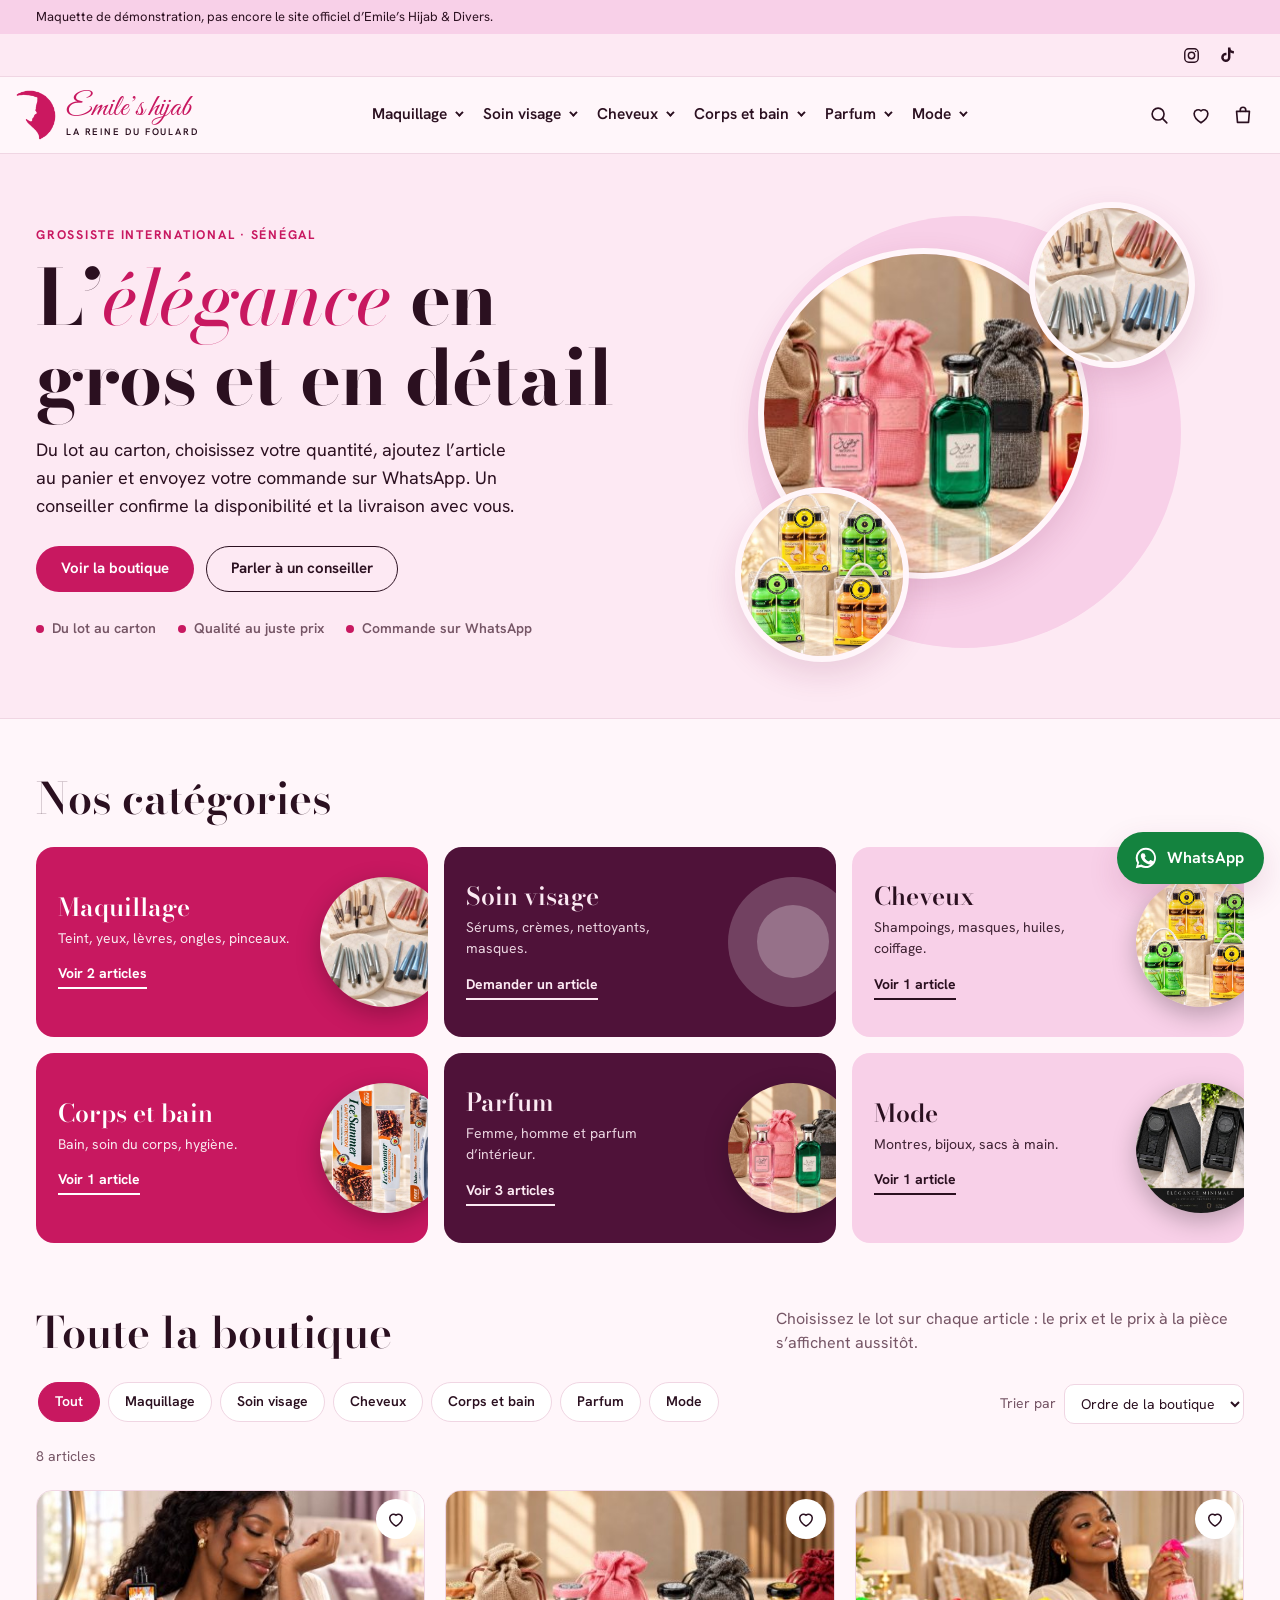
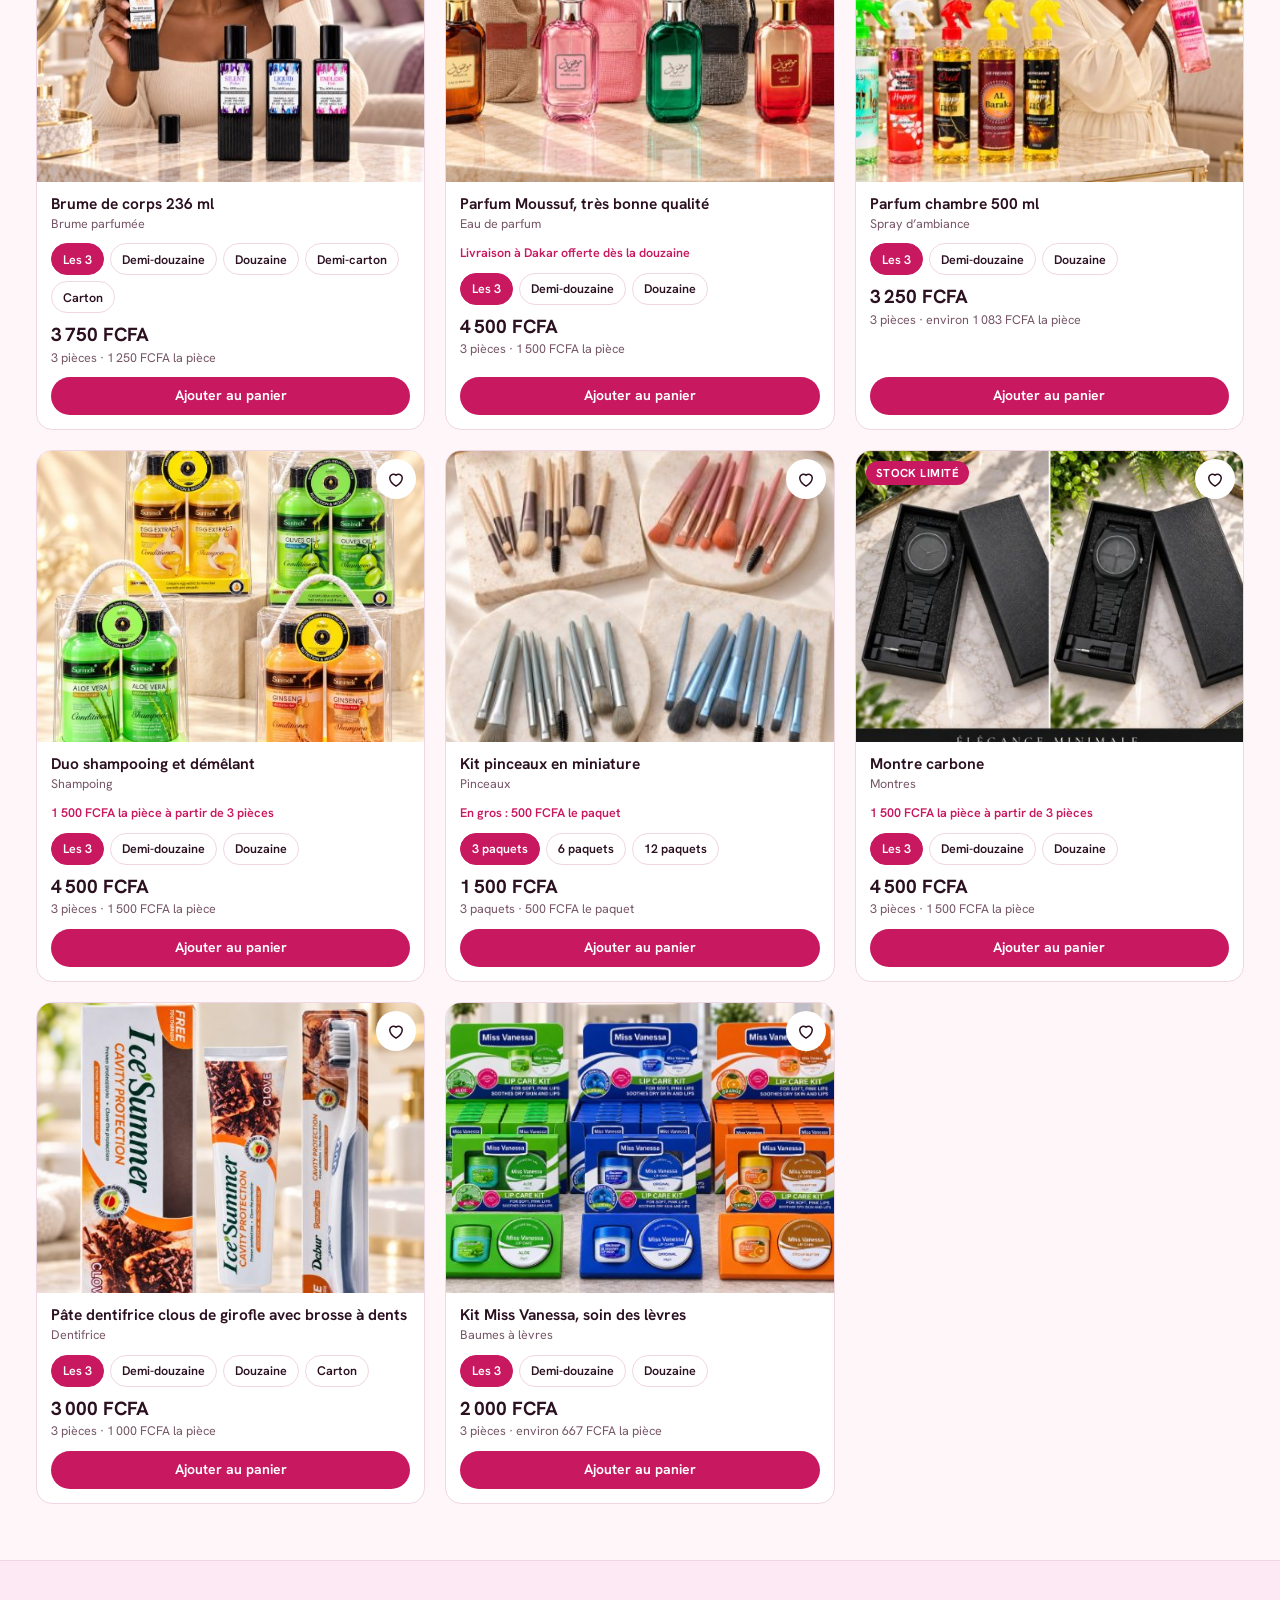
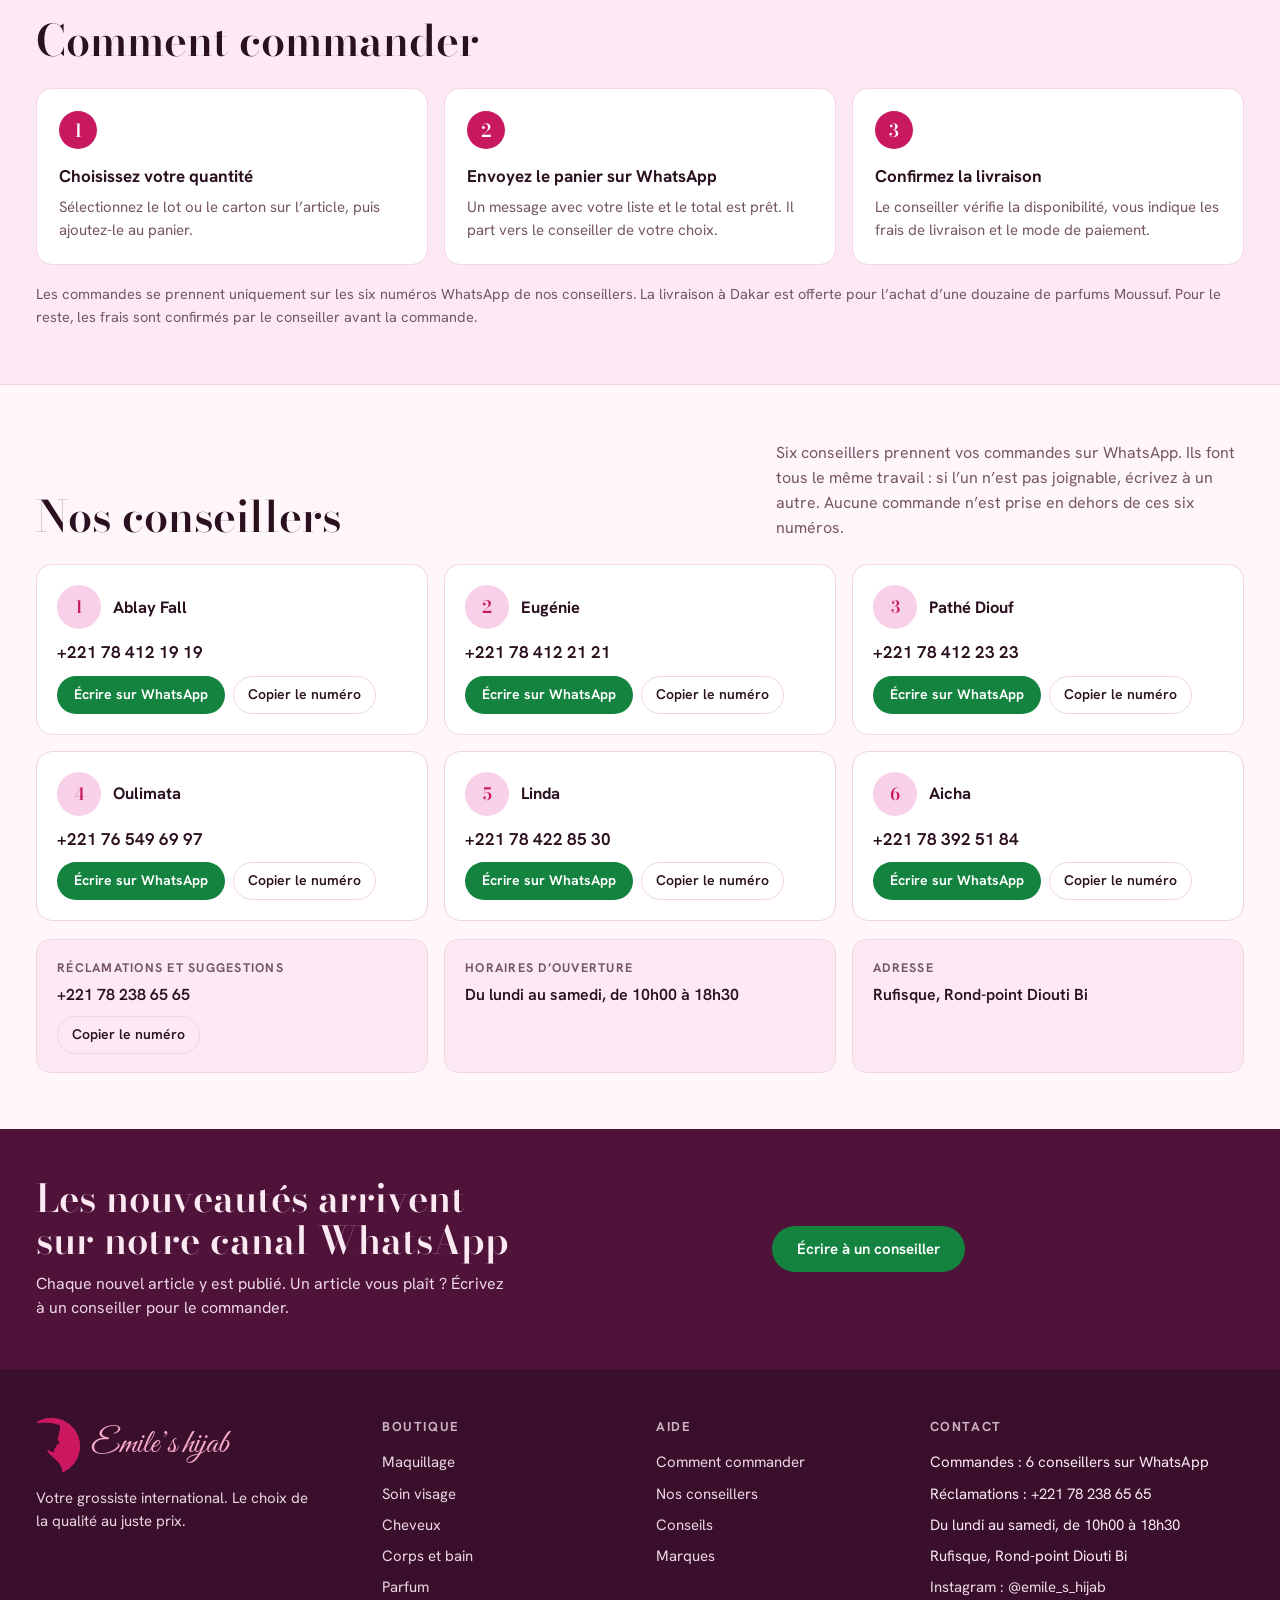
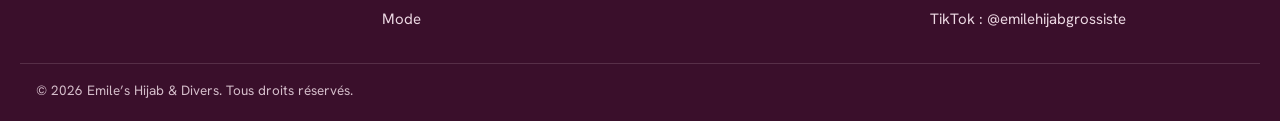
<file: index.html>
<!doctype html><html><head><meta charset=utf8><meta name="robots" content="noindex,nofollow"><meta name=viewport content="width=device-width,initial-scale=1,viewport-fit=cover"><style>:root{color-scheme:light;box-sizing:border-box;padding-top:env(safe-area-inset-top,0px);padding-bottom:env(safe-area-inset-bottom,0px)}html{scroll-padding-top:env(safe-area-inset-top,0px)}body{margin:0;padding:0;font:14px -apple-system,BlinkMacSystemFont,sans-serif;background:#fff;color:#000}img{max-width:100%}[hidden]:not([hidden=until-found i]){display:none!important}</style></head><body>
<title>Emile’s Hijab & Divers</title>
<meta name="claude:viewport-fit-sides" content="cover">
<link rel="preconnect" href="https://fonts.googleapis.com">
<link rel="preconnect" href="https://fonts.gstatic.com" crossorigin>
<link rel="stylesheet" href="https://fonts.googleapis.com/css2?family=Bodoni+Moda:ital,opsz,wght@0,6..96,500;0,6..96,700;1,6..96,500&family=Great+Vibes&family=Hanken+Grotesk:wght@400;500;600;700&display=swap">
<style>
/* Concept : vitrine de boutique. Barre de rubriques, en-tête avec menus à colonnes, titre Bodoni sur rose poudré, photos rondes qui reprennent la sphère du logo, lots par quantité, panier qui envoie la commande sur WhatsApp. */
:root{
  --bg:#FFF6FA; --surface:#FFFFFF; --ink:#2B1020; --muted:#765666; --line:#F0D6E3;
  --brand:#C81860; --brand-deep:#A00F4D; --on-brand:#FFFFFF;
  --blush:#F8D0E8; --blush-soft:#FDE9F3;
  --plum:#3A0F2B; --on-plum:#FBE9F2; --aubergine:#4F1239;
  --wa:#14833F; --danger:#B3261E; --shadow:0 12px 32px rgba(120,20,70,.14);
  --font-display:'Bodoni Moda','Didot','Bodoni 72',Georgia,serif;
  --font-body:'Hanken Grotesk',system-ui,-apple-system,'Segoe UI',Roboto,sans-serif;
  --font-script:'Great Vibes','Snell Roundhand','Brush Script MT',cursive;
}
@media (prefers-color-scheme: dark){
  :root:not([data-theme="light"]){
    --bg:#1B0A14; --surface:#27101D; --ink:#FBEAF2; --muted:#C9A2B5; --line:#44202F;
    --brand:#F0679B; --brand-deep:#FF8DB8; --on-brand:#2B0A1B;
    --blush:#3F1B2D; --blush-soft:#2E1424;
    --plum:#12060D; --on-plum:#FBE9F2; --aubergine:#6B1D4C;
    --danger:#FF8A80; --shadow:0 12px 32px rgba(0,0,0,.45); color-scheme:dark;
  }
}
:root[data-theme="dark"]{
  --bg:#1B0A14; --surface:#27101D; --ink:#FBEAF2; --muted:#C9A2B5; --line:#44202F;
  --brand:#F0679B; --brand-deep:#FF8DB8; --on-brand:#2B0A1B;
  --blush:#3F1B2D; --blush-soft:#2E1424;
  --plum:#12060D; --on-plum:#FBE9F2; --aubergine:#6B1D4C;
  --danger:#FF8A80; --shadow:0 12px 32px rgba(0,0,0,.45); color-scheme:dark;
}

*,*::before,*::after{box-sizing:border-box}
[hidden]{display:none!important}
body{margin:0;background:var(--bg);color:var(--ink);font:400 16px/1.55 var(--font-body);-webkit-font-smoothing:antialiased;overflow-x:clip}
body::before{content:"";position:fixed;inset:0 0 auto;height:env(safe-area-inset-top,0px);z-index:60;background:var(--bg)}
img,svg{max-width:100%}
a{color:inherit}
button{font:inherit;color:inherit;cursor:pointer}
h1,h2,h3,p{margin:0}
ul{margin:0;padding:0;list-style:none}
:focus-visible{outline:3px solid var(--brand);outline-offset:2px;border-radius:6px}
.wrap{width:100%;max-width:1240px;margin-left:auto;margin-right:auto;padding-left:max(16px,env(safe-area-inset-left,0px));padding-right:max(16px,env(safe-area-inset-right,0px))}
.sr-only{position:absolute;width:1px;height:1px;overflow:hidden;clip:rect(0 0 0 0);white-space:nowrap}

/* Boutons */
.btn{display:inline-flex;align-items:center;justify-content:center;gap:8px;min-height:46px;padding:0 24px;border-radius:999px;border:1.5px solid transparent;font-weight:650;font-size:15px;text-decoration:none;text-align:center;transition:background .2s,transform .15s}
.btn:active{transform:scale(.98)}
.btn-primary{background:var(--brand);color:var(--on-brand)}
.btn-primary:hover{background:var(--brand-deep)}
.btn-ghost{background:transparent;border-color:var(--ink);color:var(--ink)}
.btn-ghost:hover{background:var(--ink);color:var(--bg)}
.btn-wa{background:var(--wa);color:#fff}
.btn-wa:hover{filter:brightness(1.1)}
.btn-wa[aria-disabled="true"]{opacity:.45;pointer-events:none}
.btn-sm{min-height:38px;padding:0 16px;font-size:14px}

/* Note d'aperçu */
.preview-note{background:var(--blush);color:var(--ink);font-size:13px}
.preview-in{display:flex;align-items:center;justify-content:space-between;gap:12px;padding-top:7px;padding-bottom:7px}
.preview-in button{border:0;background:none;width:32px;height:32px;border-radius:50%;flex:none;font-size:16px}
#noteClose{display:none}
.page-head .demo-note{margin-top:14px;padding:10px 14px;border-radius:12px;background:var(--blush);color:var(--ink);font-size:14.5px}

/* Barre de rubriques */
.util{display:none;background:var(--blush-soft);border-bottom:1px solid var(--line);font-size:14px}
@media (min-width:900px){.util{display:block}}
.util-in{display:flex;align-items:center;justify-content:space-between;gap:16px;min-height:42px}
.util-links{display:flex;align-items:center;gap:6px}
.util-link{display:inline-flex;align-items:center;min-height:36px;padding:0 10px;border:0;background:none;border-radius:8px;font-size:14px;text-decoration:none}
.util-link:hover{color:var(--brand);background:var(--surface)}
.util-dd{position:relative}
.util-menu{position:absolute;left:0;top:100%;z-index:46;min-width:200px;padding:8px;background:var(--surface);border:1px solid var(--line);border-radius:12px;box-shadow:var(--shadow)}
.util-menu button{display:block;width:100%;padding:9px 12px;border:0;background:none;border-radius:8px;text-align:left;font-size:14.5px}
.util-menu button:hover{background:var(--blush-soft);color:var(--brand)}
.util-soc{display:flex;align-items:center;gap:2px;margin-left:auto;color:var(--muted);font-size:13.5px}
.util-soc a{display:grid;place-items:center;width:34px;height:34px;border-radius:50%;color:var(--ink)}
.util-soc a:hover{background:var(--surface);color:var(--brand)}

/* En-tête */
.site-head{position:sticky;top:env(safe-area-inset-top,0px);z-index:40;background:var(--bg);border-bottom:1px solid var(--line)}
.head-in{display:flex;align-items:center;gap:12px;min-height:76px}
.logo{display:flex;align-items:center;gap:10px;min-width:0;flex:0 1 auto;text-decoration:none}
.logo-mark{display:block;height:50px;width:auto;flex:none}
.logo-text{display:flex;flex-direction:column;gap:3px;min-width:0;white-space:nowrap}
.logo-name{font:400 28px/1 var(--font-script);color:var(--brand)}
.logo-tag{display:none;font:600 9.5px/1 var(--font-body);letter-spacing:.2em;text-transform:uppercase;color:var(--ink)}
@media (max-width:599px){.head-in{gap:4px}.logo{gap:8px}.logo-mark{height:42px}.logo-name{font-size:25px}.icon-btn{width:38px;height:38px}}
@media (max-width:480px){#favBtn{display:none}}
@media (min-width:600px){.logo-name{font-size:36px}.logo-tag{display:block}.logo-mark{height:56px}}
.icon-btn{position:relative;display:grid;place-items:center;flex:none;width:42px;height:42px;border:0;background:none;border-radius:50%;color:var(--ink)}
.icon-btn:hover{background:var(--blush-soft)}
.icon-btn .count{position:absolute;top:2px;right:0;min-width:18px;height:18px;padding:0 5px;border-radius:9px;background:var(--brand);color:var(--on-brand);font-size:11px;font-weight:700;line-height:18px;text-align:center;font-variant-numeric:tabular-nums}
.head-right{display:flex;align-items:center;gap:6px;margin-left:auto}
.head-actions{display:flex;align-items:center}
.menu-btn{order:-1}
.main-nav{display:none}
.phone{display:none;position:relative}
.phone-btn{display:flex;align-items:center;gap:10px;padding:4px 8px;border:0;background:none;border-radius:12px;text-align:left;color:var(--brand)}
.phone-btn:hover{background:var(--blush-soft)}
.phone-btn svg{flex:none}
.phone-txt{display:flex;flex-direction:column;line-height:1.2;white-space:nowrap}
.phone-txt b{font-size:17px;font-variant-numeric:tabular-nums}
.phone-txt small{font-size:12px;color:var(--muted)}
.phone-menu{position:absolute;right:0;top:calc(100% + 10px);z-index:46;width:300px;padding:12px;background:var(--surface);border:1px solid var(--line);border-radius:14px;box-shadow:var(--shadow)}
.phone-menu h3{font-size:13px;letter-spacing:.1em;text-transform:uppercase;color:var(--muted);margin:2px 4px 8px}
.phone-menu{max-height:calc(100vh - 150px);overflow-y:auto}
.phone-rule{margin:8px 4px;padding:8px 10px;background:var(--blush-soft);border-radius:10px;font-size:13px;color:var(--ink)}
.phone-info{border-top:1px solid var(--line);padding:6px 4px 0;font-size:13.5px}
.phone-info p{margin:8px 0}
.phone-info b{display:block;font-size:12px;letter-spacing:.08em;text-transform:uppercase;color:var(--muted);font-weight:700}
.phone-row{display:flex;align-items:center;justify-content:space-between;gap:10px;padding:8px 4px;border-top:1px solid var(--line);font-size:14.5px}
.phone-row b{display:block;font-variant-numeric:tabular-nums}
.phone-row span{color:var(--muted);font-size:12.5px}
@media (min-width:1100px){
  .menu-btn{display:none}
  .main-nav{display:block;flex:1;align-self:stretch}
  .main-nav>ul{display:flex;height:100%;justify-content:center;gap:2px}
  .main-nav>ul>li{display:flex;align-items:stretch}
  .main-nav>ul>li.rel{position:relative}
  .nav-link{display:flex;align-items:center;gap:8px;padding:0 14px;border:0;background:none;font-weight:600;font-size:15.5px;white-space:nowrap;text-decoration:none;border-bottom:3px solid transparent}
  .has-mega>.nav-link::after{content:"";width:6px;height:6px;border:solid currentColor;border-width:0 2px 2px 0;transform:rotate(45deg) translateY(-2px)}
  .nav-link:hover,.has-mega:focus-within>.nav-link,.has-mega:hover>.nav-link{color:var(--brand);border-bottom-color:var(--brand)}
  .mega-wide,.mega-flat{display:none;z-index:45;background:var(--surface);box-shadow:var(--shadow)}
  .mega-wide{position:absolute;left:0;right:0;top:100%;border-top:1px solid var(--line);max-height:calc(100vh - 160px);overflow:auto}
  .mega-flat{position:absolute;left:0;top:100%;min-width:260px;padding:10px;border:1px solid var(--line);border-radius:14px}
  .has-mega:hover>.mega-wide,.has-mega:focus-within>.mega-wide{display:block}
  .has-mega:hover>.mega-flat,.has-mega:focus-within>.mega-flat{display:block}
  .mega-wide-in{display:grid;grid-template-columns:repeat(auto-fit,minmax(210px,1fr));gap:26px 36px;padding-top:26px;padding-bottom:30px}
  .mega-col h3{margin-bottom:10px}
  .mega-col h3 button{padding:0;border:0;background:none;text-align:left;font:600 1.2rem/1.25 var(--font-display)}
  .mega-col h3 button:hover,.mega-col li button:hover{color:var(--brand)}
  .mega-col li button{display:block;padding:5px 0;border:0;background:none;text-align:left;font-size:15px}
  .mega-flat button{display:block;width:100%;padding:9px 12px;border:0;background:none;border-radius:8px;text-align:left;font-size:15px}
  .mega-flat button:hover{background:var(--blush-soft);color:var(--brand)}
  .mega-flat .all{font-weight:700;border-bottom:1px solid var(--line);border-radius:8px 8px 0 0;margin-bottom:4px}
}
@media (min-width:1100px){.site-head>.wrap{max-width:1440px}.nav-link{padding:0 10px!important}}
@media (min-width:1300px){.phone{display:block}}
@media (min-width:1100px) and (max-width:1419px){.logo-name{font-size:31px}.logo-mark{height:50px}}
@media (min-width:1420px){.nav-link{padding:0 13px!important}}
.search-row{border-top:1px solid var(--line);padding-top:10px;padding-bottom:12px}
.search-row input{width:100%;min-height:46px;padding:0 18px;border:1.5px solid var(--line);border-radius:999px;background:var(--surface);color:var(--ink);font:inherit}
.search-row input:focus{border-color:var(--brand);outline:none}

/* Héros */
.hero{background:var(--blush-soft);border-bottom:1px solid var(--line);overflow:hidden}
.hero-in{display:grid;grid-template-columns:1.05fr .95fr;gap:32px;align-items:center;padding-top:48px;padding-bottom:56px}
.eyebrow{font-size:12.5px;font-weight:700;letter-spacing:.14em;text-transform:uppercase;color:var(--brand)}
.hero h1{font:700 clamp(2.6rem,7vw,4.8rem)/1.04 var(--font-display);letter-spacing:-.01em;text-wrap:balance;margin:14px 0 18px}
.hero h1 em{font-style:italic;font-weight:500;color:var(--brand)}
.hero p.lead{max-width:48ch;font-size:18px;color:var(--ink)}
.hero-cta{display:flex;flex-wrap:wrap;gap:12px;margin-top:26px}
.hero-points{display:flex;flex-wrap:wrap;gap:8px 22px;margin-top:26px;font-size:14px;font-weight:600;color:var(--muted)}
.hero-points span::before{content:"";display:inline-block;width:8px;height:8px;margin-right:8px;border-radius:50%;background:var(--brand)}
.hero-art{position:relative;width:100%;max-width:460px;aspect-ratio:1;justify-self:center;animation:float 9s ease-in-out infinite}
.hero-art::before{content:"";position:absolute;inset:3%;border-radius:50%;background:var(--blush)}
.orb{position:absolute;margin:0;border-radius:50%;overflow:hidden;border:6px solid var(--bg);box-shadow:var(--shadow);background:var(--blush)}
.orb img{display:block;width:100%;height:100%;object-fit:cover}
.orb-1{left:5%;top:10%;width:72%;aspect-ratio:1}
.orb-2{right:0;top:0;width:36%;aspect-ratio:1}
.orb-3{left:0;bottom:0;width:38%;aspect-ratio:1}
@keyframes float{50%{transform:translateY(-8px)}}
@media (max-width:860px){
  .hero-in{grid-template-columns:1fr;padding-top:32px;padding-bottom:36px}
  .hero-art{max-width:340px}
}

/* Sections */
.section{padding-top:56px;padding-bottom:56px}
.sec-head{display:flex;align-items:flex-end;justify-content:space-between;flex-wrap:wrap;gap:8px 24px;margin-bottom:24px}
.sec-head h2{font:600 clamp(1.8rem,4.4vw,2.7rem)/1.1 var(--font-display);text-wrap:balance}
.sec-head p{color:var(--muted);max-width:52ch}
.section[id]{scroll-margin-top:96px}
.band{background:var(--blush-soft);border-top:1px solid var(--line);border-bottom:1px solid var(--line)}

/* Tuiles de catégories */
.tiles{display:grid;grid-template-columns:repeat(3,1fr);gap:16px}
.tile{position:relative;display:grid;grid-template-columns:1fr 130px;gap:8px;align-items:center;min-height:190px;padding:20px 0 20px 22px;border-radius:18px;overflow:hidden;text-align:left;color:inherit;text-decoration:none}
.tile h3{font:600 1.55rem/1.1 var(--font-display);margin-bottom:6px}
.tile p{font-size:14px;opacity:.9}
.tile .go{display:inline-block;margin-top:14px;font-weight:700;font-size:14px;border-bottom:2px solid currentColor;padding-bottom:2px}
.tile-art{display:block;width:130px;aspect-ratio:1;border-radius:50%;overflow:hidden;transform:translateX(22px);box-shadow:0 8px 24px rgba(0,0,0,.25)}
.tile-art img{display:block;width:100%;height:100%;object-fit:cover}
.tile-art.deco{background:rgba(255,255,255,.2);box-shadow:none;display:grid;place-items:center}
.tile-art.deco::after{content:"";width:56%;height:56%;border-radius:50%;background:rgba(255,255,255,.25)}
.tile-1{background:var(--brand);color:var(--on-brand)}
.tile-2{background:var(--aubergine);color:#FBE9F2}
.tile-3{background:var(--blush);color:var(--ink)}
@media (max-width:900px){.tiles{grid-template-columns:repeat(2,1fr)}}
@media (max-width:620px){.tiles{grid-template-columns:1fr}}

/* Boutique */
.shop{scroll-margin-top:100px;padding-top:8px}
.toolbar{display:flex;flex-wrap:wrap;align-items:center;justify-content:space-between;gap:12px 20px;margin-bottom:12px}
.chips{display:flex;gap:8px;overflow-x:auto;max-width:100%;padding:2px 2px 6px}
.chip{flex:none;min-height:40px;padding:0 16px;border:1.5px solid var(--line);border-radius:999px;background:var(--surface);font-weight:600;font-size:14px;white-space:nowrap}
.chip:hover{border-color:var(--brand)}
.chip[aria-pressed="true"]{background:var(--brand);border-color:var(--brand);color:var(--on-brand)}
.sort{display:flex;align-items:center;gap:8px;font-size:14px;color:var(--muted)}
.sort select{min-height:40px;padding:0 12px;border:1.5px solid var(--line);border-radius:10px;background:var(--surface);color:var(--ink);font:inherit}
.status{display:flex;flex-wrap:wrap;align-items:center;gap:10px;min-height:34px;margin-bottom:16px;font-size:14px;color:var(--muted)}
.pill{display:inline-flex;align-items:center;gap:6px;padding:4px 6px 4px 12px;border-radius:999px;background:var(--blush);color:var(--ink);font-weight:600}
.pill button{width:24px;height:24px;border:0;border-radius:50%;background:var(--surface);font-size:13px;line-height:1}
.grid{display:grid;grid-template-columns:repeat(2,minmax(0,1fr));gap:14px}
@media (min-width:820px){.grid{grid-template-columns:repeat(3,minmax(0,1fr));gap:20px}}
.card{display:flex;flex-direction:column;min-width:0;background:var(--surface);border:1px solid var(--line);border-radius:16px;overflow:hidden}
.card-art{position:relative;aspect-ratio:4/3;overflow:hidden;background:var(--blush-soft)}
.card-art img{display:block;width:100%;height:100%;object-fit:cover}
.badge{position:absolute;left:10px;top:10px;padding:3px 10px;border-radius:999px;background:var(--brand);color:var(--on-brand);font-size:11.5px;font-weight:700;letter-spacing:.04em;text-transform:uppercase}
.fav{position:absolute;right:8px;top:8px;display:grid;place-items:center;width:40px;height:40px;border:0;border-radius:50%;background:var(--surface);color:var(--ink)}
.fav svg{width:20px;height:20px;fill:none;stroke:currentColor;stroke-width:1.8}
.fav[aria-pressed="true"] svg{fill:var(--brand);stroke:var(--brand)}
.card-body{display:flex;flex-direction:column;gap:10px;flex:1;padding:12px 14px 14px}
.card h3{font:650 15.5px/1.3 var(--font-body)}
.meta{font-size:12.5px;color:var(--muted)}
.note{font-size:12.5px;font-weight:600;color:var(--brand)}
.packs{display:flex;flex-wrap:wrap;gap:6px}
.pack{min-height:32px;padding:0 11px;border:1.5px solid var(--line);border-radius:999px;background:var(--surface);font-size:12.5px;font-weight:600}
.pack:hover{border-color:var(--brand)}
.pack[aria-pressed="true"]{border-color:var(--brand);background:var(--brand);color:var(--on-brand)}
.price-row{display:flex;flex-direction:column;gap:0}
.price{font:700 19px/1.3 var(--font-body);font-variant-numeric:tabular-nums}
.pinfo{font-size:12.5px;color:var(--muted);font-variant-numeric:tabular-nums}
.card .btn{margin-top:auto;width:100%}
.empty{grid-column:1/-1;padding:44px 20px;text-align:center;border:1.5px dashed var(--line);border-radius:16px;color:var(--muted)}
.empty h3{font:600 1.35rem/1.25 var(--font-display);color:var(--ink);margin-bottom:6px}
.empty p{max-width:46ch;margin:0 auto 16px}
.empty-cta{display:flex;flex-wrap:wrap;justify-content:center;gap:10px}

/* Étapes */
.steps{display:grid;grid-template-columns:repeat(3,1fr);gap:16px;counter-reset:s;list-style:none;padding:0;margin:0}
.step{padding:22px;border:1px solid var(--line);border-radius:16px;background:var(--surface)}
.step::before{counter-increment:s;content:counter(s);display:grid;place-items:center;width:38px;height:38px;margin-bottom:14px;border-radius:50%;background:var(--brand);color:var(--on-brand);font:600 18px var(--font-display)}
.step h3{font-size:17px;margin-bottom:6px}
.step p{color:var(--muted);font-size:15px}
.ship-note{margin-top:18px;font-size:14.5px;color:var(--muted)}
@media (max-width:820px){.steps{grid-template-columns:1fr}}

/* Conseillers */
.advisors{display:grid;grid-template-columns:repeat(3,1fr);gap:16px}
.adv{display:flex;flex-direction:column;gap:10px;min-width:0;padding:20px;border:1px solid var(--line);border-radius:16px;background:var(--surface)}
.adv-top{display:flex;align-items:center;gap:12px}
.adv-dot{display:grid;place-items:center;flex:none;width:44px;height:44px;border-radius:50%;background:var(--blush);color:var(--brand);font:600 17px var(--font-display)}
.adv h3{font-size:16.5px;line-height:1.25}
.adv-num{margin-top:auto;font-weight:650;font-size:17px;font-variant-numeric:tabular-nums}
.adv-actions{display:flex;gap:8px;flex-wrap:wrap}
.adv-off{margin-top:auto;color:var(--muted);font-size:14.5px}
.adv.off{border-style:dashed;background:transparent}
.copy{min-height:38px;padding:0 14px;border:1.5px solid var(--line);border-radius:999px;background:transparent;font-size:14px;font-weight:600}
.copy:hover{border-color:var(--brand);color:var(--brand)}
@media (max-width:980px){.advisors{grid-template-columns:repeat(2,1fr)}}
@media (max-width:620px){.advisors{grid-template-columns:1fr}}

/* Infos pratiques */
.info-row{display:grid;grid-template-columns:repeat(3,1fr);gap:16px;margin-top:18px}
.info{padding:18px 20px;border-radius:14px;background:var(--blush-soft);border:1px solid var(--line)}
.info h3{font-size:12.5px;letter-spacing:.1em;text-transform:uppercase;color:var(--muted);margin-bottom:6px}
.info p{font-weight:600;font-variant-numeric:tabular-nums}
.info .copy{margin-top:8px}
@media (max-width:820px){.info-row{grid-template-columns:1fr}}

/* Conseils */
.tips{display:grid;grid-template-columns:repeat(3,1fr);gap:16px}
.tip{padding:24px;border-left:3px solid var(--brand);background:var(--surface);border-radius:0 14px 14px 0}
.tip h3{font:600 1.25rem/1.25 var(--font-display);margin-bottom:8px}
.tip p{color:var(--muted);font-size:15px}
@media (max-width:820px){.tips{grid-template-columns:1fr}}

/* Recherche en fenêtre */
.modal{position:fixed;inset:0;z-index:85;display:flex;align-items:flex-start;justify-content:center;padding:max(16px,env(safe-area-inset-top,0px)) max(16px,env(safe-area-inset-right,0px)) 16px max(16px,env(safe-area-inset-left,0px));background:rgba(20,5,14,.55);overflow-y:auto}
.modal[hidden]{display:none}
.modal-box{position:relative;width:100%;max-width:720px;margin-top:8vh;padding:34px 26px 28px;background:var(--surface);border-radius:20px;box-shadow:var(--shadow)}
.modal-x{position:absolute;top:8px;right:8px}
.modal h2{font:600 1.7rem/1.2 var(--font-display);text-align:center;margin:0 28px 18px}
.sfield{display:flex;align-items:center;gap:6px;padding:0 6px 0 18px;border:1.5px solid var(--line);border-radius:999px;background:var(--bg)}
.sfield:focus-within{border-color:var(--brand)}
.sfield input{flex:1;min-width:0;min-height:48px;border:0;background:none;color:var(--ink);font:inherit;outline:none}
.sres{margin-top:12px}
.sres-row{display:flex;align-items:center;gap:12px;width:100%;padding:8px;border:0;background:none;border-radius:12px;text-align:left}
.sres-row:hover{background:var(--blush-soft)}
.sres-row img{display:block;flex:none;width:48px;height:48px;border-radius:10px;object-fit:cover}
.sres-row b{display:block;font-size:15px;font-weight:650;line-height:1.3}
.sres-row>span{color:var(--ink)}
.sres-row span span{display:block;font-size:13px;color:var(--muted)}
.sfield input::-webkit-search-cancel-button{display:none}
.sres-all{margin-top:8px;width:100%}
.sres-none{padding:16px 8px;text-align:center;color:var(--muted)}
.slinks h3{font:600 1.15rem/1.2 var(--font-display);text-align:center;margin:26px 0 12px}
.slinks-grid{display:grid;grid-template-columns:repeat(2,1fr);gap:10px}
@media (min-width:620px){.slinks-grid{grid-template-columns:repeat(3,1fr)}}
.slink{display:flex;align-items:center;justify-content:space-between;gap:8px;min-height:48px;padding:0 16px;border:1.5px solid var(--line);border-radius:12px;background:var(--bg);color:var(--brand);font-weight:650;font-size:13.5px;letter-spacing:.05em;text-transform:uppercase}
.slink:hover{border-color:var(--brand)}

/* Pages Marques et Conseils */
.page-head{background:var(--blush-soft);border-bottom:1px solid var(--line)}
.page-head .wrap{padding-top:28px;padding-bottom:36px}
.crumbs{display:flex;align-items:center;gap:8px;margin-bottom:14px;font-size:14px;color:var(--muted)}
.crumbs button{padding:0;border:0;background:none;font-size:14px;color:var(--brand);text-decoration:underline}
.page-head h1{font:700 clamp(2rem,5vw,3.2rem)/1.08 var(--font-display);text-wrap:balance}
.page-head p{margin-top:10px;max-width:56ch;color:var(--muted);font-size:17px}
.brands{display:grid;grid-template-columns:repeat(auto-fill,minmax(230px,1fr));gap:16px}
.brand{display:flex;flex-direction:column;align-items:center;gap:12px;padding:26px 18px;border:1px solid var(--line);border-radius:18px;background:var(--surface);text-align:center}
.brand:hover{border-color:var(--brand);box-shadow:var(--shadow)}
.brand-art{display:block;width:132px;aspect-ratio:1;border-radius:50%;overflow:hidden;background:var(--blush);border:5px solid var(--blush-soft)}
.brand-art img{display:block;width:100%;height:100%;object-fit:cover}
.brand h2{font:600 1.5rem/1.15 var(--font-display)}
.brand span{font-size:14px;color:var(--muted)}
.brand .go{font-weight:700;color:var(--brand);border-bottom:2px solid currentColor;padding-bottom:1px}
.page-cta{display:flex;flex-wrap:wrap;align-items:center;justify-content:space-between;gap:12px 24px;margin-top:28px;padding:22px 24px;border-radius:16px;background:var(--blush-soft);border:1px solid var(--line)}
.page-cta p{max-width:52ch}
.articles{display:grid;grid-template-columns:repeat(3,1fr);gap:18px}
.article{display:flex;flex-direction:column;min-width:0;border:1px solid var(--line);border-radius:16px;overflow:hidden;background:var(--surface)}
.article-art{aspect-ratio:16/9;overflow:hidden;background:var(--blush-soft)}
.article-art img{display:block;width:100%;height:100%;object-fit:cover}
.article-body{display:flex;flex-direction:column;gap:8px;padding:18px 20px 20px}
.article h2{font:600 1.3rem/1.25 var(--font-display)}
.article .excerpt{color:var(--muted);font-size:15px}
.article details{margin-top:4px}
.article summary{display:inline-block;min-height:36px;padding:6px 0;font-weight:700;font-size:14.5px;color:var(--brand);cursor:pointer;list-style:none;border-bottom:2px solid transparent}
.article summary::-webkit-details-marker{display:none}
.article summary:hover{border-bottom-color:currentColor}
.article details[open] summary{margin-bottom:6px}
.article details p{font-size:15px;margin-bottom:10px}
@media (max-width:900px){.articles{grid-template-columns:repeat(2,1fr)}}
@media (max-width:620px){.articles{grid-template-columns:1fr}}

/* Canal WhatsApp */
.join{background:var(--aubergine);color:#FBE9F2}
.join-in{display:grid;grid-template-columns:1.2fr .8fr;gap:28px;align-items:center;padding-top:48px;padding-bottom:48px}
.join h2{font:600 clamp(1.7rem,4vw,2.4rem)/1.1 var(--font-display);margin-bottom:10px;text-wrap:balance}
.join p{opacity:.92;max-width:52ch}
.join-cta{display:flex;flex-wrap:wrap;gap:10px}
@media (max-width:820px){.join-in{grid-template-columns:1fr}}

/* Pied de page */
.foot{background:var(--plum);color:var(--on-plum)}
.foot-in{display:grid;grid-template-columns:1.3fr 1fr 1fr 1.3fr;gap:32px;padding-top:48px;padding-bottom:32px}
.foot h3{font-size:13px;letter-spacing:.12em;text-transform:uppercase;margin-bottom:14px;opacity:.75}
.foot ul{font-size:15px}
.foot li+li{margin-top:8px}
.foot a,.foot li button{color:inherit;text-decoration:none;border:0;background:none;padding:0;text-align:left;font-size:15px;opacity:.92}
.foot a:hover,.foot li button:hover{text-decoration:underline;opacity:1}
.foot-logo{display:flex;align-items:center;gap:10px;margin-bottom:14px}
.foot-logo img{display:block;height:56px;width:auto}
.foot-logo .logo-name{color:#F6A9C9;font-size:34px}
.foot p{font-size:15px;opacity:.9;max-width:34ch}
.foot-bottom{border-top:1px solid rgba(251,233,242,.18);padding-top:16px;padding-bottom:20px;font-size:13.5px;opacity:.8}
@media (max-width:900px){.foot-in{grid-template-columns:1fr 1fr}}
@media (max-width:520px){.foot-in{grid-template-columns:1fr}}

/* Tiroirs */
.scrim{position:fixed;inset:0;z-index:70;background:rgba(20,5,14,.5);opacity:0;visibility:hidden;transition:opacity .25s,visibility 0s .25s}
.scrim.open{opacity:1;visibility:visible;transition:opacity .25s}
.drawer{position:fixed;top:0;bottom:0;right:0;z-index:80;display:flex;flex-direction:column;width:min(440px,100%);background:var(--bg);box-shadow:var(--shadow);transform:translateX(100%);visibility:hidden;transition:transform .3s ease,visibility 0s .3s;padding-top:env(safe-area-inset-top,0px);padding-bottom:env(safe-area-inset-bottom,0px);padding-right:env(safe-area-inset-right,0px)}
.drawer.open{transform:none;visibility:visible;transition:transform .3s ease}
.drawer.left{right:auto;left:0;padding-right:0;padding-left:env(safe-area-inset-left,0px);transform:translateX(-100%)}
.drawer.left.open{transform:none}
.drawer-head{display:flex;align-items:center;justify-content:space-between;padding:12px 12px 12px 20px;border-bottom:1px solid var(--line)}
.drawer-head h2{font:600 1.4rem var(--font-display)}
.drawer-body{flex:1;overflow-y:auto;padding:16px 20px}
.drawer-foot{padding:16px 20px;border-top:1px solid var(--line);display:flex;flex-direction:column;gap:12px;background:var(--surface)}
.line{display:grid;grid-template-columns:72px 1fr auto;gap:12px;padding:14px 0;border-bottom:1px solid var(--line)}
.line-art{aspect-ratio:1;border-radius:12px;overflow:hidden;background:var(--blush)}
.line-art img{display:block;width:100%;height:100%;object-fit:cover}
.line h3{font:650 14.5px/1.3 var(--font-body)}
.line .meta{margin-top:2px}
.line-price{font-weight:700;font-size:14.5px;font-variant-numeric:tabular-nums;white-space:nowrap}
.qty{display:inline-flex;align-items:center;margin-top:8px;border:1.5px solid var(--line);border-radius:999px}
.qty button{width:34px;height:34px;border:0;background:none;border-radius:50%;font-size:18px;line-height:1}
.qty span{min-width:24px;text-align:center;font-weight:650;font-variant-numeric:tabular-nums}
.rm{margin-top:8px;margin-left:8px;border:0;background:none;color:var(--muted);font-size:13px;text-decoration:underline}
.sub-row{display:flex;justify-content:space-between;font-weight:700;font-size:17px;font-variant-numeric:tabular-nums}
.adv-select{display:flex;flex-direction:column;gap:4px;font-size:13px;color:var(--muted)}
.adv-select select{min-height:44px;padding:0 12px;border:1.5px solid var(--line);border-radius:10px;background:var(--bg);color:var(--ink);font:inherit}
.fine{font-size:12.5px;color:var(--muted)}
.cart-empty{padding:40px 8px;text-align:center;color:var(--muted)}
.cart-empty p{margin-bottom:16px}
.navlist details{border-bottom:1px solid var(--line)}
.navlist summary{display:flex;align-items:center;justify-content:space-between;min-height:52px;font-weight:650;list-style:none;cursor:pointer}
.navlist summary::-webkit-details-marker{display:none}
.navlist summary::after{content:"+";font-size:20px;font-weight:400}
.navlist details[open] summary::after{content:"–"}
.navlist .subs{padding-bottom:10px}
.navlist .subs button,.navlist .flat button{display:block;width:100%;min-height:42px;padding:0 8px;border:0;background:none;text-align:left;font-size:15.5px}
.navlist .subs .g{margin-top:8px;font-weight:700;color:var(--brand)}
.navlist .subs .it{padding-left:20px;font-size:15px}
.navlist .flat{margin-top:8px}
.navlist .flat>button{min-height:52px;font-weight:650;border-bottom:1px solid var(--line);padding:0}

/* Divers flottants */
.fab{position:fixed;right:calc(16px + env(safe-area-inset-right,0px));bottom:calc(16px + env(safe-area-inset-bottom,0px));z-index:50;display:inline-flex;align-items:center;gap:8px;min-height:52px;padding:0 20px 0 16px;border-radius:999px;background:var(--wa);color:#fff;font-weight:650;text-decoration:none;box-shadow:var(--shadow)}
@media (max-width:520px){.fab span{display:none}.fab{padding:0;width:52px;justify-content:center}}
.toast{position:fixed;left:50%;bottom:calc(84px + env(safe-area-inset-bottom,0px));z-index:90;max-width:min(92vw,420px);padding:11px 18px;border-radius:999px;background:var(--ink);color:var(--bg);font-size:14px;font-weight:600;text-align:center;transform:translate(-50%,16px);opacity:0;pointer-events:none;transition:opacity .2s,transform .2s}
.toast.show{opacity:1;transform:translate(-50%,0)}
@media (prefers-reduced-motion:reduce){
  *,*::before,*::after{animation:none!important;transition:none!important}
}
/* ===== Gestion des produits (réservé au propriétaire) ===== */
#page-gestion:not([hidden]) ~ .fab{display:none}
img.ph{object-fit:contain!important;padding:16%;opacity:.55;background:var(--blush-soft)}
.owner-bar{background:var(--aubergine);color:#FBE9F2;font-size:13.5px}
.owner-in{display:flex;align-items:center;flex-wrap:wrap;gap:6px 14px;padding-top:8px;padding-bottom:8px}
.owner-tag{padding:2px 10px;border-radius:999px;background:#F6A9C9;color:#3A0F2B;font-weight:700;font-size:12px;letter-spacing:.06em;text-transform:uppercase;white-space:nowrap}
.owner-msg{flex:1;min-width:190px;opacity:.9}
.owner-act{display:flex;flex-wrap:wrap;gap:8px}
.owner-btn{background:#FBE9F2;color:#3A0F2B}
.owner-btn:hover{background:#fff}

.draftbar{position:fixed;left:max(12px,env(safe-area-inset-left,0px));right:calc(80px + env(safe-area-inset-right,0px));bottom:calc(12px + env(safe-area-inset-bottom,0px));z-index:55;display:flex;align-items:center;flex-wrap:wrap;gap:8px 10px;max-width:560px;padding:10px 12px;background:var(--surface);border:1.5px solid var(--brand);border-radius:16px;box-shadow:var(--shadow);font-size:14px;font-weight:600}
#draftTxt{flex:1;min-width:130px}
#draftTxt::before{content:"";display:inline-block;width:10px;height:10px;margin-right:8px;border-radius:50%;background:var(--brand)}
@media (max-width:520px){#draftTxt{flex-basis:100%}}
.toast{border-radius:18px}

.adm-bar{display:flex;flex-wrap:wrap;gap:12px;align-items:center;margin-bottom:16px}
.adm-bar input{flex:1;min-width:200px;min-height:46px;padding:0 18px;border:1.5px solid var(--line);border-radius:999px;background:var(--surface);color:var(--ink);font:inherit;font-size:16px}
.adm-bar input:focus{border-color:var(--brand);outline:none}
.adm-sum{margin-bottom:18px;padding:16px 18px;border-radius:16px;border:1.5px solid var(--line);background:var(--surface)}
.adm-sum.dirty{border-color:var(--brand);background:var(--blush-soft)}
.adm-sum p{margin:0 0 6px}
.adm-sum .row{display:flex;flex-wrap:wrap;gap:8px;margin-top:12px}
.adm-warn{color:var(--danger);font-weight:600}
.adm-gone{display:flex;flex-wrap:wrap;gap:8px;margin-top:10px}
.adm-gone span{display:inline-flex;align-items:center;gap:4px;padding:2px 4px 2px 12px;border-radius:999px;background:var(--surface);border:1px dashed var(--muted);font-size:13.5px}
.adm-gone button{border:0;background:none;color:var(--brand);font-weight:700;text-decoration:underline;font-size:13px;padding:4px 8px;min-height:34px}
.adm-list{display:flex;flex-direction:column;gap:10px}
.adm-row{display:grid;grid-template-columns:64px 1fr auto;gap:8px 14px;align-items:center;padding:12px;border:1px solid var(--line);border-left:4px solid var(--line);border-radius:14px;background:var(--surface)}
.adm-row.new{border-left-color:var(--wa)}
.adm-row.mod{border-left-color:var(--brand)}
.adm-row.off .adm-thumb,.adm-row.off .adm-info{opacity:.6}
.adm-thumb{width:64px;height:64px;border-radius:12px;overflow:hidden;background:var(--blush-soft)}
.adm-thumb img{display:block;width:100%;height:100%;object-fit:cover}
.adm-info{min-width:0}
.adm-info h3{font:650 15.5px/1.3 var(--font-body);overflow-wrap:anywhere}
.adm-meta{font-size:13px;color:var(--muted)}
.adm-price{font-weight:700;font-size:14.5px;font-variant-numeric:tabular-nums}
.adm-tags{display:flex;flex-wrap:wrap;gap:6px;margin-top:4px}
.tagx{padding:2px 9px;border-radius:999px;background:var(--blush);color:var(--ink);font-size:11.5px;font-weight:700}
.tagx.new{background:var(--wa);color:#fff}
.tagx.mod{background:var(--brand);color:var(--on-brand)}
.tagx.off{background:var(--ink);color:var(--bg)}
.adm-act{display:flex;flex-wrap:wrap;justify-content:flex-end;gap:6px}
.adm-act .btn{min-height:40px;padding:0 14px;font-size:13.5px}
.adm-act .ib{display:grid;place-items:center;width:40px;height:40px;border:1.5px solid var(--line);border-radius:50%;background:transparent;font-size:15px;line-height:1}
.adm-act .ib:hover:not(:disabled){border-color:var(--brand);color:var(--brand)}
.adm-act .ib:disabled{opacity:.35;cursor:default}
.adm-act .ib.danger:hover:not(:disabled){border-color:var(--danger);color:var(--danger)}
@media (max-width:700px){
  .adm-row{grid-template-columns:64px 1fr}
  .adm-act{grid-column:1/-1;justify-content:flex-start}
}

#editModal{align-items:flex-start;padding:max(10px,env(safe-area-inset-top,0px)) max(10px,env(safe-area-inset-right,0px)) 0 max(10px,env(safe-area-inset-left,0px));overflow:hidden}
.ed-box{display:flex;flex-direction:column;max-width:680px;margin-top:2vh;max-height:calc(100vh - 2vh - 10px);max-height:calc(100dvh - 2vh - 10px);padding:0;overflow:hidden;border-radius:20px 20px 0 0}
.ed-head{display:flex;align-items:center;justify-content:space-between;gap:10px;padding:12px 8px 12px 22px;border-bottom:1px solid var(--line)}
.ed-head h2{margin:0;text-align:left;font:600 1.4rem/1.2 var(--font-display)}
.ed-body{flex:1;overflow-y:auto;padding:4px 22px 18px;overscroll-behavior:contain}
.ed-foot{display:flex;flex-wrap:wrap;gap:10px;align-items:center;padding:12px 22px calc(12px + env(safe-area-inset-bottom,0px));border-top:1px solid var(--line);background:var(--surface)}
.ed-foot .sp{flex:1}
.ed-foot .btn-del{color:var(--danger);border-color:var(--danger)}
.ed-foot .btn-del:hover{background:var(--danger);color:#fff}
@media (max-width:620px){
  #editModal{padding:0}
  .ed-box{margin-top:0;height:100vh;height:100dvh;max-height:none;border-radius:0}
  .ed-body,.ed-head,.ed-foot,.ed-err{padding-left:max(16px,env(safe-area-inset-left,0px));padding-right:max(16px,env(safe-area-inset-right,0px))}
  .ed-head{padding-right:8px}
}
.ed-sec{padding:18px 0;border-bottom:1px solid var(--line)}
.ed-sec:last-of-type{border-bottom:0}
.ed-sec>h3{font:600 1.15rem/1.2 var(--font-display);margin-bottom:12px}
.fld{display:flex;flex-direction:column;gap:6px;margin-bottom:14px}
.fld>label,.fld>.lab{font-size:13.5px;font-weight:650}
.fld input:not([type=checkbox]):not([type=range]),.fld select{width:100%;min-height:48px;padding:0 14px;border:1.5px solid var(--line);border-radius:12px;background:var(--bg);color:var(--ink);font:inherit;font-size:16px}
.fld input:focus,.fld select:focus{border-color:var(--brand);outline:none}
.fld input[aria-invalid="true"],.fld select[aria-invalid="true"]{border-color:var(--danger)}
.fld input[type=range]{width:100%;min-height:32px;accent-color:var(--brand)}
.hint{font-size:12.5px;color:var(--muted)}
.err{color:var(--danger);font-weight:600;font-size:14px}
.ed-err{padding:10px 22px;max-height:30vh;overflow-y:auto;border-top:1.5px solid var(--danger);background:var(--surface);color:var(--danger);font-size:14px;font-weight:600}
.ed-err p{margin:0}
.ed-err ul{padding-left:18px;margin:4px 0 0;list-style:disc}
.ed-frame{position:relative;aspect-ratio:4/3;max-width:360px;border-radius:16px;overflow:hidden;background:var(--blush-soft);border:1.5px dashed var(--line);margin-bottom:12px}
.ed-frame img{display:block;width:100%;height:100%;object-fit:cover}
.ed-noimg{position:absolute;inset:0;display:grid;place-content:center;justify-items:center;gap:6px;color:var(--muted);font-size:14px}
.ed-photo-btns{display:flex;flex-wrap:wrap;gap:8px;margin-bottom:12px}
.ed-busy{display:flex;align-items:center;gap:8px;font-size:14px;color:var(--muted);margin-bottom:10px}
.spin{display:inline-block;width:16px;height:16px;border-radius:50%;border:2.5px solid var(--line);border-top-color:var(--brand);animation:spin .8s linear infinite}
@keyframes spin{to{transform:rotate(360deg)}}
.ed-pack{display:grid;grid-template-columns:1.4fr .8fr 1fr auto;gap:0 10px;align-items:end;padding:12px;margin-bottom:10px;border:1px solid var(--line);border-radius:14px;background:var(--bg)}
.ed-pack .fld{margin-bottom:0}
.ed-pack .pk-x{margin-bottom:2px}
.pk-info{grid-column:1/-1;margin-top:8px;font-size:13px;color:var(--muted);font-variant-numeric:tabular-nums}
@media (max-width:560px){
  .ed-pack{grid-template-columns:1fr 1fr auto;gap:10px 10px}
  .ed-pack .pk-l{grid-column:1/3;grid-row:1}
  .ed-pack .pk-x{grid-column:3;grid-row:1}
  .ed-pack .pk-q{grid-column:1;grid-row:2}
  .ed-pack .pk-p{grid-column:2/4;grid-row:2}
  .pk-info{grid-row:3;margin-top:0}
}
.ed-chips{display:flex;flex-wrap:wrap;gap:8px;margin:10px 0 14px}
.ed-chips button{min-height:40px;padding:0 14px;border:1.5px dashed var(--brand);border-radius:999px;background:transparent;color:var(--brand);font-weight:650;font-size:13.5px}
.ed-chips button:disabled{opacity:.45;border-style:solid;border-color:var(--line);color:var(--muted);cursor:default}
.ed-calc{display:flex;flex-wrap:wrap;gap:10px;align-items:flex-end;padding:12px;border-radius:14px;background:var(--blush-soft)}
.ed-calc .fld{margin:0;flex:1;min-width:150px}
.ed-calc .hint{flex-basis:100%}
.checks{display:flex;flex-direction:column}
.chk{display:flex;align-items:center;gap:12px;min-height:44px;font-size:15px;cursor:pointer}
.chk input{width:22px;height:22px;accent-color:var(--brand);flex:none}

#sheet{z-index:88;align-items:center}
.sheet-box{max-width:460px;margin-top:0;padding:24px 22px 18px}
.sheet-box h3{font:600 1.35rem/1.25 var(--font-display);margin-bottom:10px}
.sheet-body{font-size:15px}
.sheet-body ul{padding-left:18px;list-style:disc;margin:8px 0}
.sheet-box .err{margin-top:10px}
.sheet-act{display:flex;flex-wrap:wrap;gap:10px;justify-content:flex-end;margin-top:18px}
.btn-danger{background:var(--danger);color:#fff}
.btn[disabled]{opacity:.5;pointer-events:none}
</style>

<div id="top" lang="fr">

<div class="preview-note" id="previewNote">
  <div class="wrap preview-in">
    <p>Maquette de démonstration, pas encore le site officiel d’Emile’s Hijab &amp; Divers.</p>
    <button type="button" id="noteClose" aria-label="Masquer ce message">✕</button>
  </div>
</div>

<div class="owner-bar" id="ownerBar" hidden>
  <div class="wrap owner-in">
    <span class="owner-tag">Mode gestion</span>
    <span class="owner-msg">Démonstration : vos essais restent sur cet appareil, personne d’autre ne les voit.</span>
    <span class="owner-act">
      <button type="button" class="btn btn-sm owner-btn" data-adm="open">Gérer les produits</button>
      <button type="button" class="btn btn-sm btn-primary" id="ownerPub" data-adm="publish" hidden>Publier</button>
    </span>
  </div>
</div>

<div class="util">
  <div class="wrap util-in">
    <div class="util-soc" id="utilSoc"></div>
  </div>
</div>

<header class="site-head" id="siteHead">
  <div class="wrap head-in">
    <button class="icon-btn menu-btn" id="menuBtn" type="button" aria-label="Ouvrir le menu" aria-controls="navDrawer" aria-expanded="false">
      <svg width="24" height="24" viewBox="0 0 24 24" fill="none" stroke="currentColor" stroke-width="1.8" stroke-linecap="round"><path d="M4 7h16M4 12h16M4 17h16"/></svg>
    </button>
    <a class="logo" href="#top" data-page="home" aria-label="Emile’s hijab, la reine du foulard : accueil">
      <img class="logo-mark" src="[data-uri]" width="142" height="178" alt="">
      <span class="logo-text"><span class="logo-name">Emile’s hijab</span><span class="logo-tag">La reine du foulard</span></span>
    </a>
    <nav class="main-nav" aria-label="Catégories"><ul id="mainNav"></ul></nav>
    <div class="head-right">
      <div class="phone" id="phoneBox">
        <button class="phone-btn" id="phoneBtn" type="button" aria-expanded="false" aria-controls="phoneMenu">
          <svg width="26" height="26" viewBox="0 0 24 24" fill="currentColor" aria-hidden="true"><path d="M12 2.5a9.4 9.4 0 0 0-8.1 14.2L2.6 21.4l4.8-1.2A9.4 9.4 0 1 0 12 2.5zm0 1.9a7.5 7.5 0 1 1-3.9 13.9l-.4-.2-2.8.7.8-2.7-.2-.4A7.5 7.5 0 0 1 12 4.4zM8.9 7.6c-.2 0-.5.1-.7.3-.3.3-1 .9-1 2.3s1 2.7 1.1 2.9c.1.2 2 3.1 4.9 4.2 2.4.9 2.9.7 3.4.7.5-.1 1.7-.7 1.9-1.4.2-.7.2-1.2.2-1.4-.1-.1-.3-.2-.6-.4l-1.8-.9c-.2-.1-.4-.1-.6.1l-.8 1c-.1.2-.3.2-.6.1-.3-.1-1.1-.4-2.1-1.3-.8-.7-1.3-1.5-1.4-1.8-.2-.3 0-.4.1-.5l.4-.5c.1-.1.2-.3.3-.4.1-.2 0-.3 0-.5l-.8-1.9c-.2-.5-.4-.4-.6-.4z"/></svg>
          <span class="phone-txt"><b>Commander</b><small>6 conseillers WhatsApp</small></span>
          <svg width="14" height="14" viewBox="0 0 24 24" fill="none" stroke="currentColor" stroke-width="2.4" stroke-linecap="round" stroke-linejoin="round" aria-hidden="true"><path d="m6 9 6 6 6-6"/></svg>
        </button>
        <div class="phone-menu" id="phoneMenu" hidden></div>
      </div>
      <div class="head-actions">
        <button class="icon-btn" id="searchBtn" type="button" aria-label="Rechercher" aria-expanded="false" aria-controls="searchModal">
          <svg width="22" height="22" viewBox="0 0 24 24" fill="none" stroke="currentColor" stroke-width="1.8" stroke-linecap="round" stroke-linejoin="round"><circle cx="11" cy="11" r="6.5"/><path d="m16 16 4.5 4.5"/></svg>
        </button>
        <button class="icon-btn" id="favBtn" type="button" aria-label="Mes favoris">
          <svg width="22" height="22" viewBox="0 0 24 24" fill="none" stroke="currentColor" stroke-width="1.8" stroke-linecap="round" stroke-linejoin="round"><path d="M12 20.5s-7.5-4.6-7.5-10.1A4.4 4.4 0 0 1 12 7.6a4.4 4.4 0 0 1 7.5 2.8c0 5.5-7.5 10.1-7.5 10.1z"/></svg>
          <span class="count" id="favCount" hidden>0</span>
        </button>
        <button class="icon-btn" id="cartBtn" type="button" aria-label="Ouvrir le panier" aria-controls="cartDrawer">
          <svg width="22" height="22" viewBox="0 0 24 24" fill="none" stroke="currentColor" stroke-width="1.8" stroke-linecap="round" stroke-linejoin="round"><path d="M5 8h14l-1 12H6L5 8z"/><path d="M9 8V6.5a3 3 0 0 1 6 0V8"/></svg>
          <span class="count" id="cartCount" hidden>0</span>
        </button>
      </div>
    </div>
  </div>
</header>

<main id="home">
  <section class="hero" aria-labelledby="h1">
    <div class="wrap hero-in">
      <div>
        <p class="eyebrow">Grossiste international · Sénégal</p>
        <h1 id="h1">L’<em>élégance</em> en gros et en détail</h1>
        <p class="lead">Du lot au carton, choisissez votre quantité, ajoutez l’article au panier et envoyez votre commande sur WhatsApp. Un conseiller confirme la disponibilité et la livraison avec vous.</p>
        <div class="hero-cta">
          <button class="btn btn-primary" type="button" data-nav data-cat="all">Voir la boutique</button>
          <a class="btn btn-ghost" href="#conseillers">Parler à un conseiller</a>
        </div>
        <div class="hero-points"><span>Du lot au carton</span><span>Qualité au juste prix</span><span>Commande sur WhatsApp</span></div>
      </div>
      <div class="hero-art" aria-hidden="true">
        <figure class="orb orb-1"><img src="_blob/62324389ac9de58f697e6ee863d50e0b.jpg" alt=""></figure>
        <figure class="orb orb-2"><img src="_blob/7dd3dec41cac694073fe30db7f5b54cb.jpg" alt=""></figure>
        <figure class="orb orb-3"><img src="_blob/9a6f90df363fe571f50551f664d6e598.jpg" alt=""></figure>
      </div>
    </div>
  </section>

  <section class="section" aria-labelledby="h-cats">
    <div class="wrap">
      <div class="sec-head"><h2 id="h-cats">Nos catégories</h2></div>
      <div class="tiles" id="tiles"></div>
    </div>
  </section>

  <section class="section shop" id="boutique" aria-labelledby="h-shop">
    <div class="wrap">
      <div class="sec-head">
        <h2 id="h-shop">Toute la boutique</h2>
        <p>Choisissez le lot sur chaque article : le prix et le prix à la pièce s’affichent aussitôt.</p>
      </div>
      <div class="toolbar">
        <div class="chips" id="chips" role="group" aria-label="Filtrer par catégorie"></div>
        <label class="sort">Trier par
          <select id="sort">
            <option value="new">Ordre de la boutique</option>
            <option value="asc">Prix croissant</option>
            <option value="desc">Prix décroissant</option>
          </select>
        </label>
      </div>
      <div class="status" id="status" aria-live="polite"></div>
      <div class="grid" id="grid"></div>
    </div>
  </section>

  <section class="section band" id="commander" aria-labelledby="h-how">
    <div class="wrap">
      <div class="sec-head"><h2 id="h-how">Comment commander</h2></div>
      <ol class="steps">
        <li class="step"><h3>Choisissez votre quantité</h3><p>Sélectionnez le lot ou le carton sur l’article, puis ajoutez-le au panier.</p></li>
        <li class="step"><h3>Envoyez le panier sur WhatsApp</h3><p>Un message avec votre liste et le total est prêt. Il part vers le conseiller de votre choix.</p></li>
        <li class="step"><h3>Confirmez la livraison</h3><p>Le conseiller vérifie la disponibilité, vous indique les frais de livraison et le mode de paiement.</p></li>
      </ol>
      <p class="ship-note">Les commandes se prennent uniquement sur les six numéros WhatsApp de nos conseillers. La livraison à Dakar est offerte pour l’achat d’une douzaine de parfums Moussuf. Pour le reste, les frais sont confirmés par le conseiller avant la commande.</p>
    </div>
  </section>

  <section class="section" id="conseillers" aria-labelledby="h-adv">
    <div class="wrap">
      <div class="sec-head">
        <h2 id="h-adv">Nos conseillers</h2>
        <p>Six conseillers prennent vos commandes sur WhatsApp. Ils font tous le même travail : si l’un n’est pas joignable, écrivez à un autre. Aucune commande n’est prise en dehors de ces six numéros.</p>
      </div>
      <div class="advisors" id="advisors"></div>
      <div class="info-row" id="infoRow"></div>
    </div>
  </section>

  <section class="join" aria-labelledby="h-join">
    <div class="wrap join-in">
      <div>
        <h2 id="h-join">Les nouveautés arrivent sur notre canal WhatsApp</h2>
        <p>Chaque nouvel article y est publié. Un article vous plaît ? Écrivez à un conseiller pour le commander.</p>
      </div>
      <div class="join-cta">
        <a class="btn btn-primary" id="channelBtn" target="_blank" rel="noopener" href="#" hidden>Rejoindre le canal</a>
        <a class="btn btn-wa" id="joinAdv" target="_blank" rel="noopener" href="#">Écrire à un conseiller</a>
      </div>
    </div>
  </section>
</main>

<main id="page-marques" hidden>
  <div class="page-head"><div class="wrap">
    <nav class="crumbs" aria-label="Fil d’Ariane"><button type="button" data-page="home">Accueil</button><span aria-hidden="true">›</span><span>Marques</span></nav>
    <h1>Top marques</h1>
    <p>Les marques que vous trouvez en boutique. Touchez une marque pour voir ses articles.</p>
  </div></div>
  <section class="section" aria-label="Liste des marques"><div class="wrap">
    <div class="brands" id="brandGrid"></div>
    <div class="page-cta"><p>Une marque ne figure pas dans la liste ? Demandez à un conseiller, il vous dit si elle est disponible.</p><a class="btn btn-wa btn-sm" id="brandAsk" target="_blank" rel="noopener" href="#">Demander à un conseiller</a></div>
  </div></section>
</main>

<main id="page-conseils" hidden>
  <div class="page-head"><div class="wrap">
    <nav class="crumbs" aria-label="Fil d’Ariane"><button type="button" data-page="home">Accueil</button><span aria-hidden="true">›</span><span>Conseils</span></nav>
    <h1>Conseils</h1>
    <p>Quelques gestes simples pour bien utiliser vos parfums et vos soins.</p>
  </div></div>
  <section class="section" aria-label="Articles"><div class="wrap">
    <div class="articles" id="articleGrid"></div>
    <div class="page-cta"><p>Une question sur un article ou sur un produit ? Un conseiller vous répond sur WhatsApp.</p><a class="btn btn-wa btn-sm" id="tipAsk" target="_blank" rel="noopener" href="#">Écrire à un conseiller</a></div>
  </div></section>
</main>

<main id="page-gestion" hidden>
  <div class="page-head"><div class="wrap">
    <nav class="crumbs" aria-label="Fil d’Ariane"><button type="button" data-page="home">Accueil</button><span aria-hidden="true">›</span><span>Gestion des produits</span></nav>
    <h1>Gestion des produits</h1>
    <p>Ajoutez un produit, changez un prix ou retirez un article. Vos changements restent un brouillon : les clients ne les voient qu’après avoir touché « Publier ».</p>
    <p class="demo-note">Démonstration : sur le vrai site, « Publier » met la boutique à jour pour tous les clients. Ici, la mise à jour reste sur cet appareil, et le bouton « Remettre la démonstration à zéro » en haut efface les essais.</p>
  </div></div>
  <section class="section" aria-label="Liste des produits"><div class="wrap">
    <div class="adm-bar">
      <button type="button" class="btn btn-primary" data-adm="new">+ Ajouter un produit</button>
      <label class="sr-only" for="admQ">Chercher un produit</label>
      <input id="admQ" type="search" placeholder="Chercher un produit" autocomplete="off">
    </div>
    <div class="adm-sum" id="admSum" aria-live="polite"></div>
    <div class="adm-list" id="admList"></div>
    <p class="fine" style="margin-top:18px">Les catégories de la boutique (Maquillage, Soin visage, Cheveux, Corps et bain, Parfum, Mode) sont fixes. Pour en changer ou pour modifier les textes du site, demandez-le à la personne qui a créé le site.</p>
  </div></section>
</main>

<div class="modal" id="editModal" role="dialog" aria-modal="true" aria-labelledby="edTitle" hidden>
  <div class="modal-box ed-box">
    <div class="ed-head">
      <h2 id="edTitle">Ajouter un produit</h2>
      <button class="icon-btn" type="button" data-ed="cancel" aria-label="Fermer sans enregistrer"><svg width="22" height="22" viewBox="0 0 24 24" fill="none" stroke="currentColor" stroke-width="1.8" stroke-linecap="round"><path d="M6 6l12 12M18 6 6 18"/></svg></button>
    </div>
    <div class="ed-body" id="edBody"></div>
    <div class="ed-err" id="edErr" role="alert" hidden></div>
    <div class="ed-foot">
      <button type="button" class="btn btn-ghost btn-sm btn-del" id="edDel" data-ed="del" hidden>Supprimer ce produit</button>
      <span class="sp"></span>
      <button type="button" class="btn btn-ghost" data-ed="cancel">Annuler</button>
      <button type="button" class="btn btn-primary" data-ed="save">Enregistrer</button>
    </div>
  </div>
</div>

<div class="modal" id="sheet" role="dialog" aria-modal="true" aria-labelledby="sheetTitle" hidden>
  <div class="modal-box sheet-box">
    <h3 id="sheetTitle"></h3>
    <div class="sheet-body" id="sheetBody"></div>
    <p class="err" id="sheetErr" role="alert" hidden></p>
    <div class="sheet-act" id="sheetAct"></div>
  </div>
</div>

<div class="draftbar" id="draftBar" role="status" hidden>
  <span id="draftTxt"></span>
  <button type="button" class="btn btn-sm btn-ghost" data-adm="open">Voir</button>
  <button type="button" class="btn btn-sm btn-primary" data-adm="publish">Publier</button>
</div>

<div class="modal" id="searchModal" role="dialog" aria-modal="true" aria-labelledby="sm-title" hidden>
  <div class="modal-box">
    <button class="icon-btn modal-x" type="button" data-close-modal aria-label="Fermer la recherche"><svg width="22" height="22" viewBox="0 0 24 24" fill="none" stroke="currentColor" stroke-width="1.8" stroke-linecap="round"><path d="M6 6l12 12M18 6 6 18"/></svg></button>
    <h2 id="sm-title">Trouvez ce que vous cherchez</h2>
    <div class="sfield">
      <label class="sr-only" for="q">Rechercher un article</label>
      <input id="q" type="search" placeholder="Rechercher" autocomplete="off">
      <button class="icon-btn" type="button" id="qGo" aria-label="Lancer la recherche"><svg width="22" height="22" viewBox="0 0 24 24" fill="none" stroke="currentColor" stroke-width="1.8" stroke-linecap="round" stroke-linejoin="round"><circle cx="11" cy="11" r="6.5"/><path d="m16 16 4.5 4.5"/></svg></button>
    </div>
    <div class="sres" id="sRes" aria-live="polite"></div>
    <div class="slinks" id="sLinks"><h3>Liens de navigation</h3><div class="slinks-grid" id="sLinksGrid"></div></div>
  </div>
</div>

<footer class="foot">
  <div class="wrap foot-in">
    <div>
      <div class="foot-logo">
        <img src="[data-uri]" width="142" height="178" alt="">
        <span class="logo-name">Emile’s hijab</span>
      </div>
      <p>Votre grossiste international. Le choix de la qualité au juste prix.</p>
    </div>
    <div>
      <h3>Boutique</h3>
      <ul id="footCats"></ul>
    </div>
    <div>
      <h3>Aide</h3>
      <ul>
        <li><a href="#commander">Comment commander</a></li>
        <li><a href="#conseillers">Nos conseillers</a></li>
        <li><button type="button" data-page="conseils">Conseils</button></li>
        <li><button type="button" data-page="marques">Marques</button></li>
      </ul>
    </div>
    <div>
      <h3>Contact</h3>
      <ul id="footContact"></ul>
    </div>
  </div>
  <div class="wrap foot-bottom">© <span id="year">2026</span> Emile’s Hijab &amp; Divers. Tous droits réservés.</div>
</footer>

<a class="fab" id="fab" target="_blank" rel="noopener" href="#" aria-label="Écrire sur WhatsApp">
  <svg width="26" height="26" viewBox="0 0 24 24" fill="currentColor" aria-hidden="true"><path d="M12 2.5a9.4 9.4 0 0 0-8.1 14.2L2.6 21.4l4.8-1.2A9.4 9.4 0 1 0 12 2.5zm0 1.9a7.5 7.5 0 1 1-3.9 13.9l-.4-.2-2.8.7.8-2.7-.2-.4A7.5 7.5 0 0 1 12 4.4zM8.9 7.6c-.2 0-.5.1-.7.3-.3.3-1 .9-1 2.3s1 2.7 1.1 2.9c.1.2 2 3.1 4.9 4.2 2.4.9 2.9.7 3.4.7.5-.1 1.7-.7 1.9-1.4.2-.7.2-1.2.2-1.4-.1-.1-.3-.2-.6-.4l-1.8-.9c-.2-.1-.4-.1-.6.1l-.8 1c-.1.2-.3.2-.6.1-.3-.1-1.1-.4-2.1-1.3-.8-.7-1.3-1.5-1.4-1.8-.2-.3 0-.4.1-.5l.4-.5c.1-.1.2-.3.3-.4.1-.2 0-.3 0-.5l-.8-1.9c-.2-.5-.4-.4-.6-.4z"/></svg>
  <span>WhatsApp</span>
</a>

<div class="toast" id="toast" role="status" aria-live="polite"></div>
<div class="scrim" id="scrim"></div>

<aside class="drawer left" id="navDrawer" aria-hidden="true" aria-label="Menu">
  <div class="drawer-head"><h2>Menu</h2><button class="icon-btn" type="button" data-close aria-label="Fermer le menu"><svg width="22" height="22" viewBox="0 0 24 24" fill="none" stroke="currentColor" stroke-width="1.8" stroke-linecap="round"><path d="M6 6l12 12M18 6 6 18"/></svg></button></div>
  <div class="drawer-body navlist" id="navList"></div>
</aside>

<aside class="drawer" id="cartDrawer" aria-hidden="true" aria-label="Votre panier">
  <div class="drawer-head"><h2>Votre panier</h2><button class="icon-btn" type="button" data-close aria-label="Fermer le panier"><svg width="22" height="22" viewBox="0 0 24 24" fill="none" stroke="currentColor" stroke-width="1.8" stroke-linecap="round"><path d="M6 6l12 12M18 6 6 18"/></svg></button></div>
  <div class="drawer-body" id="cartBody"></div>
  <div class="drawer-foot">
    <div class="sub-row"><span>Total articles</span><span id="subtotal">0 FCFA</span></div>
    <label class="adv-select">Envoyer ma commande à
      <select id="cartAdvisor"></select>
    </label>
    <a class="btn btn-wa" id="waOrder" target="_blank" rel="noopener" href="#" aria-disabled="true">Envoyer ma commande sur WhatsApp</a>
    <p class="fine">Les frais de livraison et le paiement sont confirmés par le conseiller avant l’envoi.</p>
  </div>
</aside>

</div>

<script type="application/json" id="catalog-data">{"v":1,"rev":1,"products":[{"id":"p1","name":"Brume de corps 236 ml","cat":"parfum","group":"Parfum femme","sub":"Brume parfumée","img":"eb709ed181daf4049444fccc77612eb8","alt":"Brume de corps 236 ml, flacons noirs","packs":[["Les 3",3,3750],["Demi-douzaine",6,7500],["Douzaine",12,15000],["Demi-carton",48,48000],["Carton",96,96000]]},{"id":"p2","name":"Parfum Moussuf, très bonne qualité","cat":"parfum","group":"Parfum femme","sub":"Eau de parfum","brand":"Moussuf","img":"62324389ac9de58f697e6ee863d50e0b","alt":"Parfums Moussuf avec leurs pochons","note":"Livraison à Dakar offerte dès la douzaine","packs":[["Les 3",3,4500],["Demi-douzaine",6,9000],["Douzaine",12,18000]]},{"id":"p3","name":"Parfum chambre 500 ml","cat":"parfum","group":"Parfum intérieur","sub":"Spray d’ambiance","img":"a86da2d3939c31226be4380fa247a03d","alt":"Sprays parfum chambre 500 ml","packs":[["Les 3",3,3250],["Demi-douzaine",6,6500],["Douzaine",12,13000]]},{"id":"p4","name":"Duo shampooing et démêlant","cat":"cheveux","sub":"Shampoing","img":"9a6f90df363fe571f50551f664d6e598","alt":"Duos shampooing et démêlant en pochette","pos":"center 45%","note":"1 500 FCFA la pièce à partir de 3 pièces","packs":[["Les 3",3,4500],["Demi-douzaine",6,9000],["Douzaine",12,18000]]},{"id":"p5","name":"Kit pinceaux en miniature","cat":"maquillage","group":"Pinceaux et accessoires","sub":"Pinceaux","img":"7dd3dec41cac694073fe30db7f5b54cb","alt":"Kits de petits pinceaux de maquillage","pos":"center 40%","unit":"paquet","note":"En gros : 500 FCFA le paquet","packs":[["3 paquets",3,1500],["6 paquets",6,3000],["12 paquets",12,6000]]},{"id":"p6","name":"Montre carbone","cat":"mode","sub":"Montres","img":"bda24e2e6ea2dfd670a1f13c5d58a221","alt":"Montre carbone noire dans son coffret","pos":"center 15%","note":"1 500 FCFA la pièce à partir de 3 pièces","badge":"Stock limité","packs":[["Les 3",3,4500],["Demi-douzaine",6,9000],["Douzaine",12,18000]]},{"id":"p7","name":"Pâte dentifrice clous de girofle avec brosse à dents","cat":"corps","group":"Hygiène bucco-dentaire","sub":"Dentifrice","brand":"Ice Summer","img":"e62bc8a30ffec1ea4ddbe42b524293e5","alt":"Dentifrice clous de girofle et brosse à dents","pos":"center 25%","packs":[["Les 3",3,3000],["Demi-douzaine",6,6000],["Douzaine",12,12000],["Carton",96,86000]]},{"id":"p8","name":"Kit Miss Vanessa, soin des lèvres","cat":"maquillage","group":"Lèvres","sub":"Baumes à lèvres","brand":"Miss Vanessa","img":"22e34d11cf33c116961d12663314c320","alt":"Kits Miss Vanessa de soin des lèvres","packs":[["Les 3",3,2000],["Demi-douzaine",6,4000],["Douzaine",12,8000]]}]}</script>
<script type="text/plain" id="tpl-src">[base64]/[base64]/OnxkYXRhOikvLnRlc3Qodik/[base64]/[base64]/[base64]/JzxzcGFuIGNsYXNzPSJiYWRnZSI+Jytlc2MocC5iYWRnZSkrJzwvc3Bhbj4nOicnKQogICArJzxidXR0b24gdHlwZT0iYnV0dG9uIiBjbGFzcz0iZmF2IiBkYXRhLWZhdiBhcmlhLXByZXNzZWQ9IicraXNGYXYrJyIgYXJpYS1sYWJlbD0iJysoaXNGYXY/[base64]/[base64]/[base64]/[base64]/[base64]/[base64]/[base64]/[base64]/[base64]/[base64]/[base64]/[base64]/[base64]/[base64]/[base64]/[base64]/YS5mbigpOnVuZGVmaW5lZDsKICBpZihyIT09ZmFsc2UpY2xvc2VTaGVldCgpOwp9CgovKiAtLS0tLSDDqWRpdGV1ciBkZSBwcm9kdWl0IC0tLS0tICovCmZ1bmN0aW9uIG9wZW5FZGl0b3IoaWQpewogIHZhciBzcmM9aWQ/[base64]/[base64]/[base64]/[base64]/[base64]/[base64]/[base64]/[base64]/[base64]/[base64]</script>
<script>
/* Gestion de démonstration pour la version GitHub Pages.
   Sur la plateforme Claude, la page de gestion publie par l'API « artifact » et range les photos avec « assets ».
   Sur un hébergement ordinaire ces API n'existent pas : ce script les remplace par un stockage dans le navigateur.
   - Il ne s'active que si l'adresse se termine par #gestion (ou si cet onglet l'a déjà été).
   - « Publier » enregistre le catalogue sur cet appareil et recharge la page : personne d'autre ne voit les essais.
   - Les visiteurs normaux n'y voient rien, sauf un catalogue déjà enregistré sur leur propre appareil. */
(function () {
  var CK = 'emiles-demo-catalog', IK = 'emiles-demo-imgs', OK = 'emiles-demo-owner', DK = 'emiles-draft-v1';
  function ls(f) { try { return f(); } catch (e) { return null; } }
  if (location.hash === '#gestion') ls(function () { sessionStorage.setItem(OK, '1'); });
  var owner = !!ls(function () { return sessionStorage.getItem(OK); });

  /* catalogue et photos enregistrés sur cet appareil */
  var saved = ls(function () { return localStorage.getItem(CK); });
  if (saved) {
    try {
      var o = JSON.parse(saved);
      if (o && Array.isArray(o.products)) document.getElementById('catalog-data').textContent = saved;
    } catch (e) { saved = null; }
  }
  var imgs = ls(function () { return JSON.parse(localStorage.getItem(IK) || '{}'); }) || {};
  window.__demoImgs = imgs;
  if (!owner) return;

  function loadImage(blob) {
    return new Promise(function (res, rej) {
      var u = URL.createObjectURL(blob), i = new Image();
      i.onload = function () { URL.revokeObjectURL(u); res(i); };
      i.onerror = function () { URL.revokeObjectURL(u); rej({ code: 'decode' }); };
      i.src = u;
    });
  }
  function newId() {
    var a = new Uint8Array(16);
    crypto.getRandomValues(a);
    return Array.prototype.map.call(a, function (x) { return ('0' + x.toString(16)).slice(-2); }).join('');
  }

  var user = {
    canEdit: async function () { return true; },
    isOwner: async function () { return true; },
    can: async function () { return true; }
  };
  var artifact = {
    publish: async function (html) {
      var m = /<script type="application\/json" id="catalog-data">([\s\S]*?)<\/script>/.exec(html);
      if (!m) throw { code: 'invalid_content' };
      var cat;
      try { cat = JSON.parse(m[1]); } catch (e) { throw { code: 'invalid_content' }; }
      if (!cat || !Array.isArray(cat.products)) throw { code: 'invalid_content' };
      var keep = {};
      cat.products.forEach(function (p) { if (p.img) keep[p.img] = 1; });
      Object.keys(imgs).forEach(function (k) { if (!keep[k]) delete imgs[k]; });
      try {
        localStorage.setItem(CK, JSON.stringify(cat));
        localStorage.setItem(IK, JSON.stringify(imgs));
      } catch (e) { throw { code: 'quota_or_state' }; }
      setTimeout(function () { location.reload(); }, 700);
      return { version: 'demo' };
    }
  };
  var assets = {
    upload: async function (blob) {
      var im = await loadImage(blob);
      var w0 = im.naturalWidth, h0 = im.naturalHeight;
      if (!w0 || !h0) throw { code: 'decode' };
      var s = Math.min(1, 900 / Math.max(w0, h0)), w = Math.max(1, Math.round(w0 * s)), h = Math.max(1, Math.round(h0 * s));
      var c = document.createElement('canvas');
      c.width = w; c.height = h;
      var g = c.getContext('2d');
      g.fillStyle = '#fff'; g.fillRect(0, 0, w, h); g.drawImage(im, 0, 0, w, h);
      var url = c.toDataURL('image/jpeg', 0.8), id = newId();
      imgs[id] = url;
      try { localStorage.setItem(IK, JSON.stringify(imgs)); }
      catch (e) { delete imgs[id]; throw { code: 'quota_or_state' }; }
      return { id: id, url: url, sizeBytes: url.length, contentType: 'image/jpeg' };
    }
  };
  window.claude = {
    use: async function (name) {
      if (name === 'user') return user;
      if (name === 'artifact') return artifact;
      if (name === 'assets') return assets;
      return null;
    }
  };

  /* bouton pour tout remettre à zéro entre deux présentations */
  document.addEventListener('DOMContentLoaded', function () {
    var act = document.querySelector('.owner-act');
    if (!act) return;
    var b = document.createElement('button'), t = 0;
    b.type = 'button'; b.className = 'btn btn-sm owner-btn'; b.id = 'demoReset';
    b.textContent = 'Remettre la démonstration à zéro';
    b.addEventListener('click', function () {
      if (!t) {
        b.textContent = 'Toucher encore pour confirmer';
        t = setTimeout(function () { t = 0; b.textContent = 'Remettre la démonstration à zéro'; }, 4000);
        return;
      }
      clearTimeout(t);
      ls(function () { localStorage.removeItem(CK); localStorage.removeItem(IK); localStorage.removeItem(DK); });
      try { history.replaceState(null, '', location.pathname + '#gestion'); } catch (e) { }
      location.reload();
    });
    act.appendChild(b);
  });
})();
</script>
<script>
(function(){
'use strict';

/* ===== À MODIFIER : coordonnées et canal. Le catalogue se gère depuis la page « Gestion des produits ». ===== */
var SHOP={name:'Emile’s Hijab & Divers',channelUrl:'',
  service:'+221 78 238 65 65',            /* réclamations et suggestions */
  hours:'Du lundi au samedi, de 10h00 à 18h30',
  address:'Rufisque, Rond-point Diouti Bi',
  socials:[
    {id:'instagram',name:'Instagram',handle:'@emile_s_hijab',url:'https://www.instagram.com/emile_s_hijab/'},
    {id:'tiktok',name:'TikTok',handle:'@emilehijabgrossiste',url:'https://www.tiktok.com/@emilehijabgrossiste'}
  ]};

/* Les six conseillers font le même travail : toutes les commandes passent par ces six numéros. */
var ADVISORS=[
  {name:'Ablay Fall',phone:'221784121919',label:'+221 78 412 19 19'},
  {name:'Eugénie',phone:'221784122121',label:'+221 78 412 21 21'},
  {name:'Pathé Diouf',phone:'221784122323',label:'+221 78 412 23 23'},
  {name:'Oulimata',phone:'221765496997',label:'+221 76 549 69 97'},
  {name:'Linda',phone:'221784228530',label:'+221 78 422 85 30'},
  {name:'Aicha',phone:'221783925184',label:'+221 78 392 51 84'}
];

var CATS=[
  {id:'maquillage',label:'Maquillage',groups:[
    {title:'Teint',items:['Anti-cerne et correcteur','Base de teint et fixateur','Blush, contouring et highlighter','Fond de teint','Poudre']},
    {title:'Yeux',items:['Crayon yeux','Eyeliner','Fard à paupières et fixateur','Faux cils','Mascara','Sourcils']},
    {title:'Lèvres',items:['Baumes à lèvres','Crayon à lèvres','Gloss','Gommage lèvres','Rouge à lèvres']},
    {title:'Ongles',items:['Faux ongles','Traitements ongles','Vernis','Dissolvant']},
    {title:'Pinceaux et accessoires',items:['Pinceaux','Papiers matifiants','Trousse de maquillage']}]},
  {id:'visage',label:'Soin visage',groups:[
    {title:'Type de soin',items:['Sérum','Crème de jour','Crème de nuit','Contour des yeux','Baumes et gommages à lèvres','Gommage et peeling','Masque visage','Protections solaires']},
    {title:'Démaquillant et nettoyant',items:['Démaquillant','Nettoyants','Tonique, lotion et essence','Savons visage']},
    {title:'Coffret soin visage',items:[]},
    {title:'Accessoires visage',items:['Gua sha et rouleau visage','Appareil beauté visage','Brosse nettoyante']}]},
  {id:'cheveux',label:'Cheveux',flat:true,groups:[
    {title:null,items:['Accessoires','Shampoing','Shampoing sec','Après-shampoing','Masque','Soin sans rinçage','Coffret soin capillaire','Coiffage','Coloration','Huiles essentielles','Huiles végétales','Vitamines']}]},
  {id:'corps',label:'Corps et bain',groups:[
    {title:'Bain et douche',items:['Accessoires bain','Gel douche gommant','Gel et crème de douche','Huile de douche','Mousse de douche','Perle, sel et cube de bain']},
    {title:'Soin du corps',items:['Bougie de massage','Déodorant','Gommage corps','Huiles végétales','Lait et crème','Rasage et après-rasage','Gel hydroalcoolique','Crème main','Gel nettoyant mains','Gommage main','Gommage pieds','Déodorant pieds','Masque pieds']},
    {title:'Hygiène bucco-dentaire',items:['Bain de bouche','Brosse à dents','Fil dentaire','Dentifrice']},
    {title:'Hygiène féminine',items:['Coupe menstruelle','Serviette hygiénique','Tampons','Toilette intime']},
    {title:'Coffret corps et bain',items:[]},
    {title:'Protections solaires',items:[]},
    {title:'Savons',items:[]}]},
  {id:'parfum',label:'Parfum',groups:[
    {title:'Parfum femme',items:['Déodorant','Brume parfumée','Eau de parfum','Eau de toilette']},
    {title:'Parfum homme',items:['Déodorant','Eau de parfum','Eau de toilette','Parfum']},
    {title:'Parfum intérieur',items:['Bougie parfumée','Désodorisant toilette','Diffuseur de voiture','Fondants parfumés','Huile parfumée à brûler','Poudre parfumée','Spray d’ambiance','Suspension parfumée']},
    {title:'Accessoires parfum',items:[]},
    {title:'Huile parfumée',items:[]}]},
  {id:'mode',label:'Mode',flat:true,groups:[
    {title:null,items:['Accessoires mode','Bijoux','Montres','Sac à main']}]}
];
var TILE_IMG={maquillage:'_blob/7dd3dec41cac694073fe30db7f5b54cb.jpg',cheveux:'_blob/9a6f90df363fe571f50551f664d6e598.jpg',corps:'_blob/e62bc8a30ffec1ea4ddbe42b524293e5.jpg',parfum:'_blob/62324389ac9de58f697e6ee863d50e0b.jpg',mode:'_blob/bda24e2e6ea2dfd670a1f13c5d58a221.jpg'};
var TILE_TEXT={maquillage:'Teint, yeux, lèvres, ongles, pinceaux.',visage:'Sérums, crèmes, nettoyants, masques.',cheveux:'Shampoings, masques, huiles, coiffage.',corps:'Bain, soin du corps, hygiène.',parfum:'Femme, homme et parfum d’intérieur.',mode:'Montres, bijoux, sacs à main.'};

/* ====================================================== */

var KEY='emiles-hijab-v2';
var AV=ADVISORS.filter(function(a){return a.phone});
var ADV0=AV[Math.floor(Math.random()*AV.length)];   /* conseiller proposé par défaut, tiré au hasard à chaque visite pour répartir les commandes */
function $(s,r){return (r||document).querySelector(s)}
function $$(s,r){return Array.prototype.slice.call((r||document).querySelectorAll(s))}
function fmt(n){return new Intl.NumberFormat('fr-FR').format(n)+' FCFA'}
function esc(s){return String(s).replace(/[&<>"']/g,function(c){return {'&':'&amp;','<':'&lt;','>':'&gt;','"':'&quot;',"'":'&#39;'}[c]})}
function norm(s){return String(s).toLowerCase().normalize('NFD').replace(/[̀-ͯ]/g,'')}
function byId(id){return PRODUCTS.filter(function(p){return p.id===id})[0]}
function byIdAll(id){return ALL.filter(function(p){return p.id===id})[0]}
function catById(id){return CATS.filter(function(c){return c.id===id})[0]||{id:id,label:'Autres',groups:[]}}
var urlCache={};
function imgSrc(v){
  if(!v)return '';
  if(urlCache[v])return urlCache[v];
  if(/^[0-9a-f]{32}$/.test(v))return (window.__demoImgs&&window.__demoImgs[v])||('_blob/'+v+'.jpg');
  return /^(\/|https?:|data:)/.test(v)?v:'';
}
var PH=($('.logo-mark')||{}).src||'';
function imgEl(v,alt,extra){
  var s=imgSrc(v);
  return '<img'+(s?'':' class="ph"')+' src="'+esc(s||PH)+'" alt="'+esc(alt||'')+'"'+(extra?' '+extra:'')+'>';
}
function subLabel(p){return p.sub||p.group||catById(p.cat).label}
function firstImg(catId){var p=PRODUCTS.filter(function(x){return x.cat===catId&&x.img})[0];return p?imgSrc(p.img):''}
function waLink(phone,text){return 'https://wa.me/'+phone+'?text='+encodeURIComponent(text)}
function unitOf(p){return p.unit||'pièce'}
var UNIT_ART={'pièce':'la','paquet':'le','boîte':'la','sachet':'le','flacon':'le'};
function packInfo(p,pk){
  var u=unitOf(p),exact=pk[2]%pk[1]===0,per=Math.round(pk[2]/pk[1]);
  return pk[1]+' '+u+'s · '+(exact?'':'environ ')+fmt(per)+' '+(UNIT_ART[u]||'la')+' '+u;
}
function packLabel(p,pk){return /^\d/.test(pk[0])?pk[0]:pk[0]+' ('+pk[1]+' '+unitOf(p)+'s)'}
function countIn(catId){return PRODUCTS.filter(function(p){return p.cat===catId}).length}

/* ----- État ----- */
var state={cat:'all',group:null,sub:null,view:'all',brand:null,q:'',sort:'new'};
var VIEW_LABEL={new:'Nouveautés',promo:'Soldes',gift:'Idées cadeaux',fav:'Mes favoris'};
var cart=[],favs=[],sel={};
/* Catalogue publié (lu dans la page) et catalogue affiché (le brouillon du propriétaire, ou le publié). */
var LIVE=JSON.parse(document.getElementById('catalog-data').textContent);
LIVE.rev=LIVE.rev||1;LIVE.products=LIVE.products||[];
var ALL=[],PRODUCTS=[];
function sanitizeCart(){
  cart=cart.filter(function(i){
    var p=byId(i.id);if(!p)return false;
    var k=-1;
    if(i.lab!==undefined){p.packs.forEach(function(pk,j){if(k<0&&pk[0]===i.lab&&pk[1]===i.qn)k=j})}
    else if(p.packs[i.pi])k=i.pi;
    if(k<0)return false;
    i.pi=k;i.key=p.id+'|'+k;return true;
  });
  var seen={};
  cart=cart.filter(function(i){if(seen[i.key]){seen[i.key].qty+=i.qty;return false}seen[i.key]=i;return true});
  favs=favs.filter(byIdAll);
}
function applyCatalog(list){
  ALL=list;
  PRODUCTS=list.filter(function(p){return !p.hide&&p.packs&&p.packs.length});
  PRODUCTS.forEach(function(p){if(!sel[p.id]||sel[p.id].pi>=p.packs.length)sel[p.id]={pi:0}});
  sanitizeCart();
}
applyCatalog(LIVE.products);
try{
  var saved=JSON.parse(localStorage.getItem(KEY)||'null');
  if(saved){cart=saved.cart||[];favs=saved.favs||[];sanitizeCart()}
}catch(e){}
function persist(){try{localStorage.setItem(KEY,JSON.stringify({cart:cart,favs:favs}))}catch(e){}}

/* ----- Menus ----- */
function navBtn(c,g,s,label,cls){
  return '<button type="button"'+(cls?' class="'+cls+'"':'')+' data-nav data-cat="'+c.id+'"'+(g?' data-group="'+esc(g)+'"':'')+(s?' data-sub="'+esc(s)+'"':'')+'>'+esc(label)+'</button>';
}
function renderNav(){
  var li='';
  CATS.forEach(function(c){
    var inner;
    if(c.flat){
      inner='<div class="mega-flat">'+navBtn(c,null,null,'Tout voir','all')+c.groups[0].items.map(function(s){return navBtn(c,null,s,s)}).join('')+'</div>';
    }else{
      inner='<div class="mega-wide"><div class="wrap mega-wide-in">'+c.groups.map(function(g){
        return '<div class="mega-col"><h3>'+navBtn(c,g.title,null,g.title)+'</h3>'
          +(g.items.length?'<ul>'+g.items.map(function(s){return '<li>'+navBtn(c,g.title,s,s)+'</li>'}).join('')+'</ul>':'')+'</div>';
      }).join('')+'</div></div>';
    }
    li+='<li class="has-mega'+(c.flat?' rel':'')+'"><button type="button" class="nav-link" data-nav data-cat="'+c.id+'" aria-haspopup="true">'+esc(c.label)+'</button>'+inner+'</li>';
  });
  $('#mainNav').innerHTML=li;

  var m='';
  CATS.forEach(function(c){
    m+='<details><summary>'+esc(c.label)+'</summary><div class="subs">'+navBtn(c,null,null,'Tout voir')+c.groups.map(function(g){
      return (g.title?navBtn(c,g.title,null,g.title,'g'):'')+g.items.map(function(s){return navBtn(c,g.title,s,s,g.title?'it':'')}).join('');
    }).join('')+'</div></details>';
  });
  m+='<div class="flat"><button type="button" data-page="marques">Marques</button><button type="button" data-page="conseils">Conseils</button><button type="button" data-jump="#conseillers">Nos conseillers</button><button type="button" data-nav data-view="fav">Mes favoris</button></div>';
  $('#navList').innerHTML=m;

  $('#footCats').innerHTML=CATS.map(function(c){return '<li>'+navBtn(c,null,null,c.label)+'</li>'}).join('');
}
function brandList(){
  var seen={},out=[];
  PRODUCTS.forEach(function(p){if(p.brand&&!seen[p.brand]){seen[p.brand]=1;out.push(p.brand)}});
  return out.sort();
}

function renderTiles(){
  var cls=['tile-1','tile-2','tile-3','tile-1','tile-2','tile-3'];
  $('#tiles').innerHTML=CATS.map(function(c,i){
    var n=countIn(c.id),img=TILE_IMG[c.id]||firstImg(c.id);
    var art=img?'<span class="tile-art"><img src="'+img+'" alt="" loading="lazy"></span>':'<span class="tile-art deco"></span>';
    return '<a href="#boutique" class="tile '+cls[i%6]+'" data-nav data-cat="'+c.id+'"><span><h3>'+esc(c.label)+'</h3><p>'+esc(TILE_TEXT[c.id]||'')+'</p><span class="go">'+(n?'Voir '+n+(n>1?' articles':' article'):'Demander un article')+'</span></span>'+art+'</a>';
  }).join('');
}

/* ----- Boutique ----- */
function textMatch(p,q){return norm(p.name+' '+(p.sub||'')+' '+(p.group||'')+' '+(p.brand||'')+' '+catById(p.cat).label).indexOf(q)>=0}
function visible(){
  var q=norm(state.q);
  var list=PRODUCTS.filter(function(p){
    if(state.cat!=='all'&&p.cat!==state.cat)return false;
    if(state.group&&p.group!==state.group)return false;
    if(state.sub&&p.sub!==state.sub)return false;
    if(state.brand&&p.brand!==state.brand)return false;
    if(state.view==='fav'&&favs.indexOf(p.id)<0)return false;
    if((state.view==='new'||state.view==='promo'||state.view==='gift')&&(p.tags||[]).indexOf(state.view)<0)return false;
    if(q&&!textMatch(p,q))return false;
    return true;
  });
  if(state.sort==='asc')list.sort(function(a,b){return a.packs[0][2]-b.packs[0][2]});
  if(state.sort==='desc')list.sort(function(a,b){return b.packs[0][2]-a.packs[0][2]});
  return list;
}

function cardHTML(p){
  var s=sel[p.id],pk=p.packs[s.pi];
  var isFav=favs.indexOf(p.id)>=0;
  return '<article class="card" data-card="'+p.id+'">'
   +'<div class="card-art">'+imgEl(p.img,p.alt||p.name,'loading="lazy" style="object-position:'+esc(p.pos||'center')+'"')+(p.badge?'<span class="badge">'+esc(p.badge)+'</span>':'')
   +'<button type="button" class="fav" data-fav aria-pressed="'+isFav+'" aria-label="'+(isFav?'Retirer des favoris : ':'Ajouter aux favoris : ')+esc(p.name)+'"><svg viewBox="0 0 24 24" stroke-linecap="round" stroke-linejoin="round"><path d="M12 20.5s-7.5-4.6-7.5-10.1A4.4 4.4 0 0 1 12 7.6a4.4 4.4 0 0 1 7.5 2.8c0 5.5-7.5 10.1-7.5 10.1z"/></svg></button></div>'
   +'<div class="card-body"><div><h3>'+esc(p.name)+'</h3><p class="meta">'+esc(subLabel(p))+'</p></div>'
   +(p.note?'<p class="note">'+esc(p.note)+'</p>':'')
   +'<div class="packs" role="group" aria-label="Lot pour '+esc(p.name)+'">'+p.packs.map(function(k,i){
      return '<button type="button" class="pack" data-pack="'+i+'" aria-pressed="'+(i===s.pi)+'" title="'+k[1]+' '+unitOf(p)+'s">'+esc(k[0])+'</button>';
    }).join('')+'</div>'
   +'<div class="price-row"><span class="price" data-price>'+fmt(pk[2])+'</span><span class="pinfo" data-pinfo>'+esc(packInfo(p,pk))+'</span></div>'
   +'<button type="button" class="btn btn-primary btn-sm" data-add>Ajouter au panier</button></div></article>';
}

function filterLabel(){
  var parts=[];
  if(state.view!=='all')parts.push(VIEW_LABEL[state.view]);
  if(state.cat!=='all')parts.push(catById(state.cat).label);
  if(state.group)parts.push(state.group);
  if(state.sub)parts.push(state.sub);
  if(state.brand)parts.push('Marque '+state.brand);
  if(state.q)parts.push('« '+state.q+' »');
  return parts;
}
function emptyHTML(parts){
  if(state.q)return '<div class="empty"><h3>Aucun résultat</h3><p>Aucun article ne correspond à « '+esc(state.q)+' ». Essayez un autre mot ou demandez à un conseiller.</p><div class="empty-cta"><button type="button" class="btn btn-ghost btn-sm" data-nav data-cat="all">Voir toute la boutique</button></div></div>';
  var what=parts.join(' › ');
  if(state.view==='new'||state.view==='promo'||state.view==='gift'){
    var cta2='';
    cta2+='<a class="btn btn-wa btn-sm" target="_blank" rel="noopener" href="'+waLink(ADV0.phone,'Bonjour '+SHOP.name+', qu’avez-vous comme '+VIEW_LABEL[state.view].toLowerCase()+' ?')+'">Demander à un conseiller</a>';
    cta2+='<button type="button" class="btn btn-ghost btn-sm" data-nav data-cat="all">Voir toute la boutique</button>';
    return '<div class="empty"><h3>'+esc(VIEW_LABEL[state.view])+' : bientôt ici</h3><p>Les nouveaux articles sont annoncés sur le canal WhatsApp de la boutique. Un conseiller vous dit ce qui est disponible.</p><div class="empty-cta">'+cta2+'</div></div>';
  }
  var cta='';
  cta+='<a class="btn btn-wa btn-sm" target="_blank" rel="noopener" href="'+waLink(ADV0.phone,'Bonjour '+SHOP.name+', je cherche : '+what+'.')+'">Écrire à un conseiller</a>';
  cta+='<button type="button" class="btn btn-ghost btn-sm" data-nav data-cat="all">Voir toute la boutique</button>';
  return '<div class="empty"><h3>Pas encore d’article en ligne ici</h3><p>Rien n’est affiché pour « '+esc(what)+' » pour le moment. Demandez à un conseiller ce qui est disponible, il vous répond sur WhatsApp.</p><div class="empty-cta">'+cta+'</div></div>';
}

function renderShop(){
  var list=visible(),parts=filterLabel();
  $('#grid').innerHTML=list.length?list.map(cardHTML).join(''):emptyHTML(parts);

  var chips='<button type="button" class="chip" data-nav data-cat="all" aria-pressed="'+(parts.length===0)+'">Tout</button>';
  CATS.forEach(function(c){chips+='<button type="button" class="chip" data-nav data-cat="'+c.id+'" aria-pressed="'+(state.cat===c.id&&state.view==='all'&&!state.brand&&!state.q)+'">'+esc(c.label)+'</button>'});
  $('#chips').innerHTML=chips;

  var onlyCat=parts.length===1&&state.cat!=='all';
  var pill=parts.length&&!onlyCat?'<span class="pill">'+esc(parts.join(' › '))+'<button type="button" data-nav data-cat="all" aria-label="Effacer le filtre">✕</button></span>':'';
  $('#status').innerHTML=pill+'<span>'+list.length+(list.length>1?' articles':' article')+'</span>';
}

function go(f,scroll){
  state.cat=f.cat||'all';state.group=f.group||null;state.sub=f.sub||null;state.view=f.view||'all';state.brand=f.brand||null;state.q='';
  $('#q').value='';
  closeAll();closeMenus();closeSearch();
  showPage(null,{top:false});
  renderShop();
  if(scroll!==false)scrollTo_('#boutique');
}
function scrollTo_(sel){
  var el=$(sel);if(!el)return;
  var reduce=window.matchMedia&&window.matchMedia('(prefers-reduced-motion: reduce)').matches;
  el.scrollIntoView({behavior:reduce?'auto':'smooth',block:'start'});
}

/* ----- Panier ----- */
function qtyTotal(){return cart.reduce(function(n,i){return n+i.qty},0)}
function lineTotal(i){return byId(i.id).packs[i.pi][2]*i.qty}
function subtotal(){return cart.reduce(function(n,i){return n+lineTotal(i)},0)}
function addToCart(p){
  var pi=sel[p.id].pi,key=p.id+'|'+pi;
  var ex=cart.filter(function(i){return i.key===key})[0];
  if(ex)ex.qty++;else cart.push({key:key,id:p.id,pi:pi,qty:1,lab:p.packs[pi][0],qn:p.packs[pi][1]});
  persist();renderCart();
  toast('Ajouté au panier : '+p.name);
}
function renderCart(){
  var n=qtyTotal(),sub=subtotal();
  var cc=$('#cartCount');cc.textContent=n;cc.hidden=n===0;
  var fc=$('#favCount');fc.textContent=favs.length;fc.hidden=favs.length===0;
  $('#cartBtn').setAttribute('aria-label','Ouvrir le panier, '+n+(n>1?' lots':' lot'));

  var body=$('#cartBody');
  if(!cart.length){
    body.innerHTML='<div class="cart-empty"><p>Votre panier est vide.</p><button type="button" class="btn btn-primary btn-sm" data-nav data-cat="all">Voir la boutique</button></div>';
  }else{
    body.innerHTML=cart.map(function(i){
      var p=byId(i.id),pk=p.packs[i.pi];
      return '<div class="line" data-key="'+esc(i.key)+'"><div class="line-art">'+imgEl(p.img,'')+'</div>'
       +'<div><h3>'+esc(p.name)+'</h3><p class="meta">'+esc(packLabel(p,pk))+'</p>'
       +'<div><span class="qty"><button type="button" data-q="-1" aria-label="Retirer un lot">−</button><span>'+i.qty+'</span><button type="button" data-q="1" aria-label="Ajouter un lot">+</button></span><button type="button" class="rm" data-rm>Supprimer</button></div></div>'
       +'<div class="line-price">'+fmt(lineTotal(i))+'</div></div>';
    }).join('');
  }
  $('#subtotal').textContent=fmt(sub);

  var adv=AV[+$('#cartAdvisor').value||0]||ADV0;
  var lines=cart.map(function(i){
    var p=byId(i.id),pk=p.packs[i.pi];
    return '• '+i.qty+' × '+p.name+' – '+packLabel(p,pk)+' : '+fmt(lineTotal(i));
  });
  var msg='Bonjour '+SHOP.name+', je souhaite commander :\n'+lines.join('\n')+'\n\nTotal articles : '+fmt(sub)+' (livraison à confirmer)\nMon quartier / ma ville : ';
  var a=$('#waOrder'),ok=cart.length&&adv;
  a.href=ok?waLink(adv.phone,msg):'#';
  a.setAttribute('aria-disabled',ok?'false':'true');
}

/* ----- Tiroirs, menus, notifications ----- */
var lastTrigger=null;
function closeAll(){
  $$('.drawer').forEach(function(d){d.classList.remove('open');d.setAttribute('aria-hidden','true')});
  $('#scrim').classList.remove('open');
  $('#menuBtn').setAttribute('aria-expanded','false');
  document.body.style.overflow='';
}
function closeMenus(){
  $('#phoneMenu').hidden=true;$('#phoneBtn').setAttribute('aria-expanded','false');
}
function openDrawer(id,trigger){
  closeAll();closeMenus();
  var d=$(id);d.classList.add('open');d.setAttribute('aria-hidden','false');
  $('#scrim').classList.add('open');
  document.body.style.overflow='hidden';
  lastTrigger=trigger||null;
  var c=$('[data-close]',d);if(c)c.focus();
}
function toggleMenu(btn,menu){
  var open=menu.hidden;
  closeMenus();
  menu.hidden=!open;btn.setAttribute('aria-expanded',String(open));
}
var toastTimer;
function toast(t,ms){
  var el=$('#toast');el.textContent=t;el.classList.add('show');
  clearTimeout(toastTimer);toastTimer=setTimeout(function(){el.classList.remove('show')},ms||2000);
}

/* ----- Pages (Marques, Conseils) ----- */
var PAGES=['marques','conseils','gestion'],current=null;
function showPage(name,opt){
  var keepHash=name==='gestion'&&!ME.edit&&!ME.checked;
  if(name==='gestion'&&!ME.edit)name=null;
  var known=PAGES.indexOf(name)>=0;
  closeAll();closeMenus();closeSearch();
  current=known?name:null;
  $('#home').hidden=known;
  PAGES.forEach(function(p){$('#page-'+p).hidden=p!==name});
  if(!known&&!keepHash)clearHash();
  if(name==='gestion')renderAdmin();
  updateDraftUI();
  if(!opt||opt.top!==false)window.scrollTo(0,0);
}
function setHash(h){try{if(location.hash!==h)location.hash=h}catch(e){}}
function clearHash(){try{if(location.hash==='#marques'||location.hash==='#conseils'||location.hash==='#gestion')history.replaceState(null,'',location.pathname+location.search)}catch(e){}}
function route(){
  var h=(location.hash||'').replace('#','');
  if(PAGES.indexOf(h)>=0){showPage(h);return}
  var wasPage=current!==null;
  showPage(null,{top:false});
  if(wasPage){if(h&&h!=='top')setTimeout(function(){scrollTo_('#'+h)},0);else window.scrollTo(0,0)}
}
function renderBrands(){
  var list=brandList();
  $('#brandGrid').innerHTML=!list.length?'<p class="sres-none">Aucune marque pour le moment.</p>':list.map(function(b){
    var ps=PRODUCTS.filter(function(p){return p.brand===b}),n=ps.length;
    return '<button type="button" class="brand" data-nav data-brand="'+esc(b)+'"><span class="brand-art">'+imgEl(ps[0].img,'','loading="lazy"')+'</span><h2>'+esc(b)+'</h2><span>'+n+(n>1?' articles':' article')+'</span><span class="go">Voir les articles</span></button>';
  }).join('');
}
var ARTICLES=[
  {title:'Bien conserver ses parfums',img:'_blob/62324389ac9de58f697e6ee863d50e0b.jpg',excerpt:'À l’abri de la lumière et de la chaleur, un parfum garde ses notes plus longtemps.',body:['Rangez le flacon dans un endroit frais et sec, loin du soleil et des sources de chaleur. Refermez toujours le bouchon après usage.','Évitez la salle de bain : l’humidité et les changements de température abîment les notes. Si le flacon a un boîtier ou un pochon, remettez-le dedans.']},
  {title:'Bien appliquer sa brume de corps',img:'_blob/eb709ed181daf4049444fccc77612eb8.jpg',excerpt:'Sur peau propre, à bonne distance, et sans frotter.',body:['Vaporisez après la douche, sur une peau propre et légèrement hydratée, à 15 ou 20 cm. Visez le cou, les épaules et les avant-bras.','Laissez sécher sans frotter. Une brume est plus légère qu’un parfum : vous pouvez en remettre en cours de journée. Évitez le contour des yeux.']},
  {title:'Parfum d’ambiance sans excès',img:'_blob/a86da2d3939c31226be4380fa247a03d.jpg',excerpt:'Quelques pulvérisations suffisent dans une pièce aérée.',body:['Vaporisez deux ou trois fois au centre de la pièce, en hauteur, plutôt que directement sur les meubles.','Gardez le spray loin des tissus fragiles et du bois verni, et aérez la pièce régulièrement. Ne vaporisez pas près d’un visage ou d’un animal.']}
];
function renderArticles(){
  $('#articleGrid').innerHTML=ARTICLES.map(function(a){
    return '<article class="article"><div class="article-art"><img src="'+a.img+'" alt="" loading="lazy"></div><div class="article-body"><h2>'+esc(a.title)+'</h2><p class="excerpt">'+esc(a.excerpt)+'</p><details><summary>Lire la suite</summary>'+a.body.map(function(t){return '<p>'+esc(t)+'</p>'}).join('')+'</details></div></article>';
  }).join('');
}

/* ----- Recherche en fenêtre ----- */
var searchTrigger=null;
function openSearch(trigger){
  closeAll();closeMenus();
  searchTrigger=trigger||null;
  $('#searchModal').hidden=false;$('#searchBtn').setAttribute('aria-expanded','true');
  document.body.style.overflow='hidden';
  renderSearch();
  setTimeout(function(){$('#q').focus()},30);
}
function closeSearch(){
  var m=$('#searchModal');if(m.hidden)return;
  m.hidden=true;$('#searchBtn').setAttribute('aria-expanded','false');
  if(!$('.drawer.open'))document.body.style.overflow='';
}
function renderSearch(){
  var raw=$('#q').value.trim(),q=norm(raw),box=$('#sRes');
  $('#sLinks').hidden=!!q;
  if(!q){box.innerHTML='';return}
  var list=PRODUCTS.filter(function(p){return textMatch(p,q)});
  if(!list.length){box.innerHTML='<p class="sres-none">Aucun article ne correspond à « '+esc(raw)+' ». Essayez un autre mot ou demandez à un conseiller.</p>';return}
  box.innerHTML=list.slice(0,5).map(function(p){
    return '<button type="button" class="sres-row" data-search="'+esc(p.name)+'">'+imgEl(p.img,'')+'<span><b>'+esc(p.name)+'</b><span>'+esc(catById(p.cat).label)+' · '+esc(subLabel(p))+'</span></span></button>';
  }).join('')+'<button type="button" class="btn btn-primary btn-sm sres-all" data-search="'+esc(raw)+'">Voir les '+list.length+(list.length>1?' résultats':' résultat')+'</button>';
}
function doSearch(text){
  closeSearch();
  showPage(null,{top:false});
  state.cat='all';state.group=null;state.sub=null;state.view='all';state.brand=null;state.q=text;
  renderShop();scrollTo_('#boutique');
}

/* ----- Réseaux ----- */
var ICONS={
  instagram:'<svg width="19" height="19" viewBox="0 0 24 24" fill="none" stroke="currentColor" stroke-width="1.8" aria-hidden="true"><rect x="3.5" y="3.5" width="17" height="17" rx="5"/><circle cx="12" cy="12" r="4"/><circle cx="17.2" cy="6.8" r=".9" fill="currentColor" stroke="none"/></svg>',
  tiktok:'<svg width="18" height="18" viewBox="0 0 24 24" fill="currentColor" aria-hidden="true"><path d="M16.6 2h-3.3v13.2a2.9 2.9 0 1 1-2.9-2.9c.3 0 .6 0 .9.1V9a6.2 6.2 0 1 0 5.3 6.2V8.6a7.9 7.9 0 0 0 4.6 1.5V6.8a4.6 4.6 0 0 1-4.6-4.8z"/></svg>'
};
function renderSocials(){
  $('#utilSoc').innerHTML=SHOP.socials.map(function(x){
    return '<a href="'+esc(x.url)+'" target="_blank" rel="noopener" aria-label="'+esc(x.name)+' : '+esc(x.handle)+'" title="'+esc(x.name)+'">'+ICONS[x.id]+'</a>';
  }).join('');
}

/* ----- Conseillers ----- */
function renderAdvisors(){
  $('#advisors').innerHTML=ADVISORS.map(function(a,i){
    return '<article class="adv"><div class="adv-top"><span class="adv-dot" aria-hidden="true">'+(i+1)+'</span><h3>'+esc(a.name)+'</h3></div>'
     +'<div class="adv-num">'+esc(a.label)+'</div><div class="adv-actions"><a class="btn btn-wa btn-sm" target="_blank" rel="noopener" href="'+waLink(a.phone,'Bonjour '+SHOP.name+', j’aimerais des informations sur vos articles.')+'" aria-label="Écrire à '+esc(a.name)+' sur WhatsApp">Écrire sur WhatsApp</a><button type="button" class="copy" data-copy="'+esc(a.label)+'" aria-label="Copier le numéro de '+esc(a.name)+'">Copier le numéro</button></div></article>';
  }).join('');
  $('#infoRow').innerHTML=
    '<div class="info"><h3>Réclamations et suggestions</h3><p>'+esc(SHOP.service)+'</p><button type="button" class="copy" data-copy="'+esc(SHOP.service)+'">Copier le numéro</button></div>'
   +'<div class="info"><h3>Horaires d’ouverture</h3><p>'+esc(SHOP.hours)+'</p></div>'
   +'<div class="info"><h3>Adresse</h3><p>'+esc(SHOP.address)+'</p></div>';
  $('#cartAdvisor').innerHTML=AV.map(function(a,i){return '<option value="'+i+'">'+esc(a.name)+' · '+esc(a.label)+'</option>'}).join('');
  $('#cartAdvisor').value=String(AV.indexOf(ADV0));
  $('#phoneMenu').innerHTML='<h3>Conseillers en ligne</h3>'+AV.map(function(a){
    return '<div class="phone-row"><div><b>'+esc(a.name)+'</b><span>'+esc(a.label)+'</span></div><a class="btn btn-wa btn-sm" target="_blank" rel="noopener" href="'+waLink(a.phone,'Bonjour '+SHOP.name+', j’ai une question.')+'" aria-label="Écrire à '+esc(a.name)+'">Écrire</a></div>';
  }).join('')
  +'<p class="phone-rule">Les commandes se prennent uniquement sur ces six numéros.</p>'
  +'<div class="phone-info"><p><b>Réclamations et suggestions</b>'+esc(SHOP.service)+'</p><p><b>Horaires</b>'+esc(SHOP.hours)+'</p><p><b>Adresse</b>'+esc(SHOP.address)+'</p></div>';
  $('#brandAsk').href=waLink(ADV0.phone,'Bonjour '+SHOP.name+', je cherche une marque : ');
  $('#tipAsk').href=waLink(ADV0.phone,'Bonjour '+SHOP.name+', j’ai une question sur un produit.');
  $('#footContact').innerHTML='<li>Commandes : 6 conseillers sur WhatsApp</li><li>Réclamations : '+esc(SHOP.service)+'</li><li>'+esc(SHOP.hours)+'</li><li>'+esc(SHOP.address)+'</li>'+SHOP.socials.map(function(x){return '<li><a href="'+esc(x.url)+'" target="_blank" rel="noopener">'+esc(x.name)+' : '+esc(x.handle)+'</a></li>'}).join('');
}

/* ===================== GESTION DES PRODUITS (réservé au propriétaire) =====================
   Principe : la page est son propre enregistrement. Le catalogue est écrit dans la page (bloc catalog-data) et le
   gabarit complet de la page est gardé en base64 (bloc tpl-src). « Publier » reconstruit la page entière à partir
   du gabarit et du nouveau catalogue, puis la publie. Les clients ne voient le changement qu'après « Publier ». */
var ME={edit:false,checked:false,artifact:null,assets:null};
var DKEY='emiles-draft-v1',PUBFLAG='emiles-published';
var KEYS=['id','name','cat','group','sub','brand','img','alt','pos','unit','note','badge','tags','hide','packs'];
var PRESETS=[['Les 3',3],['Demi-douzaine',6],['Douzaine',12],['Demi-carton',48],['Carton',96]];
var UNIT_LIST=['pièce','paquet','boîte','sachet','flacon'];
var BADGES=['Nouveau','Stock limité','Promo','Dernières pièces','Meilleure vente'];
var draft=null,draftStale=false;
var ed=null,edDirty=false,edTrigger=null,sheetCfg=null,sheetBusy=false,sheetTrigger=null;

/* ----- outils ----- */
function clone(o){return JSON.parse(JSON.stringify(o))}
function ls(fn){try{return fn()}catch(e){return null}}
function pl(n,one,many){return n+' '+(n>1?many:one)}
function toInt(v){var n=parseInt(String(v==null?'':v).replace(/[^\d]/g,''),10);return isFinite(n)?n:0}
function canon(p){
  var o={};
  KEYS.forEach(function(k){
    var v=p[k];
    if(v===undefined||v===null||v===''||v===false)return;
    if(k==='tags'&&!v.length)return;
    o[k]=v;
  });
  return o;
}
function canonStr(p){return JSON.stringify(canon(p))}
function sameList(a,b){return a.length===b.length&&a.every(function(p,i){return canonStr(p)===canonStr(b[i])})}
function diffLists(base,cur){
  var bm={},cm={};
  base.forEach(function(p){bm[p.id]=p});cur.forEach(function(p){cm[p.id]=p});
  var added=cur.filter(function(p){return !bm[p.id]});
  var removed=base.filter(function(p){return !cm[p.id]});
  var changed=cur.filter(function(p){return bm[p.id]&&canonStr(p)!==canonStr(bm[p.id])});
  var ob=base.filter(function(p){return cm[p.id]}).map(function(p){return p.id}).join();
  var oc=cur.filter(function(p){return bm[p.id]}).map(function(p){return p.id}).join();
  var moved=ob!==oc;
  return {added:added,removed:removed,changed:changed,moved:moved,n:added.length+removed.length+changed.length+(moved?1:0)};
}
function work(){return draft||LIVE.products}
function brandsAll(){
  var seen={},out=[];
  ALL.forEach(function(p){if(p.brand&&!seen[p.brand]){seen[p.brand]=1;out.push(p.brand)}});
  return out.sort();
}
function subsOf(c,g){
  if(c.flat)return c.groups[0].items;
  var gg=c.groups.filter(function(x){return x.title===g})[0];
  return gg?gg.items:[];
}
function syncLock(){
  var any=!$('#editModal').hidden||!$('#sheet').hidden||!$('#searchModal').hidden||$('.drawer.open');
  document.body.style.overflow=any?'hidden':'';
}
function refreshAll(){
  renderTiles();renderBrands();renderShop();renderCart();
  if(!$('#searchModal').hidden)renderSearch();
}

/* ----- accès : seulement pour la personne qui peut modifier le site ----- */
function startAdmin(){
  (async function(){
    try{
      if(!window.claude||typeof window.claude.use!=='function')return;
      var u=await window.claude.use('user');
      var ok=u?await u.canEdit():false;
      if(!ok)return;
      ME.artifact=await window.claude.use('artifact');
      if(!ME.artifact)return;
      ME.assets=await window.claude.use('assets');
      enableAdmin();
    }catch(e){}
    finally{
      ME.checked=true;
      if(!ME.edit&&location.hash==='#gestion')clearHash();
    }
  })();
}
function enableAdmin(){
  ME.edit=true;
  $('#ownerBar').hidden=false;
  loadDraft();
  updateDraftUI();
  var pubd=ls(function(){var v=sessionStorage.getItem(PUBFLAG);sessionStorage.removeItem(PUBFLAG);return v});
  if(pubd)toast('Publié : le site est à jour',3500);
  if(location.hash==='#gestion')route();
}

/* ----- brouillon (gardé dans ce navigateur jusqu'à la publication) ----- */
function readDraft(){
  var d=ls(function(){return JSON.parse(localStorage.getItem(DKEY)||'null')});
  return d&&Array.isArray(d.products)?d:null;
}
function writeDraft(){
  ls(function(){
    if(draft)localStorage.setItem(DKEY,JSON.stringify({base:LIVE.rev,t:Date.now(),products:draft}));
    else localStorage.removeItem(DKEY);
  });
}
function loadDraft(){
  var d=readDraft();
  if(!d)return;
  if(sameList(d.products,LIVE.products)){ls(function(){localStorage.removeItem(DKEY)});return}
  draft=d.products;draftStale=d.base!==LIVE.rev;
  applyCatalog(work());refreshAll();
}
function setDraft(list){
  if(sameList(list,LIVE.products)){draft=null;draftStale=false}
  else draft=list;
  writeDraft();
  applyCatalog(work());
  refreshAll();
  updateDraftUI();
  if(!$('#page-gestion').hidden)renderAdmin();
}
function updateDraftUI(){
  var n=draft?diffLists(LIVE.products,draft).n:0;
  var show=ME.edit&&n>0;
  $('#draftBar').hidden=!show||!$('#page-gestion').hidden;
  $('#draftTxt').textContent=n+' '+(n>1?'modifications non publiées':'modification non publiée');
  $('#ownerPub').hidden=!show;
}

/* ----- page « Gestion des produits » ----- */
function renderAdmin(){
  if(!ME.edit)return;
  var list=work(),bm={};
  LIVE.products.forEach(function(p){bm[p.id]=p});
  var q=norm(($('#admQ').value||'').trim());
  var rows=list.map(function(p,i){return {p:p,i:i}}).filter(function(r){
    return !q||norm(r.p.name+' '+(r.p.brand||'')+' '+subLabel(r.p)+' '+catById(r.p.cat).label).indexOf(q)>=0;
  });
  var d=draft?diffLists(LIVE.products,draft):null;
  var hidden=list.filter(function(p){return p.hide}).length;
  var h='<p><b>'+pl(list.length,'produit','produits')+'</b>'+(hidden?' dont '+pl(hidden,'masqué','masqués'):'')+'.</p>';
  if(!d){
    h+='<p class="fine">Le site affiche exactement ce catalogue.</p>';
  }else{
    var parts=[];
    if(d.added.length)parts.push(pl(d.added.length,'ajouté','ajoutés'));
    if(d.changed.length)parts.push(pl(d.changed.length,'modifié','modifiés'));
    if(d.removed.length)parts.push(pl(d.removed.length,'retiré','retirés'));
    if(d.moved)parts.push('ordre changé');
    h+='<p><b>Brouillon non publié</b> : '+parts.join(', ')+'. Les clients ne voient rien de tout cela tant que vous n’avez pas publié.</p>';
    if(draftStale)h+='<p class="adm-warn">Le site a été modifié depuis le début de ce brouillon. Publier remplacerait ces modifications récentes.</p>';
    if(d.removed.length){
      h+='<div class="adm-gone">'+d.removed.map(function(p){return '<span>Retiré : '+esc(p.name)+' <button type="button" data-adm="restore" data-id="'+esc(p.id)+'">Rétablir</button></span>'}).join('')+'</div>';
    }
    h+='<div class="row"><button type="button" class="btn btn-primary btn-sm" data-adm="publish">Publier sur le site</button><button type="button" class="btn btn-ghost btn-sm" data-adm="discard">'+(draftStale?'Repartir de la version publiée':'Annuler tous les changements')+'</button></div>';
  }
  var sum=$('#admSum');sum.innerHTML=h;sum.classList.toggle('dirty',!!d);
  $('#admList').innerHTML=rows.length?rows.map(function(r){return admRow(r.p,r.i,list.length,bm,!!q)}).join(''):'<div class="empty"><h3>'+(q?'Aucun produit trouvé':'Aucun produit pour le moment')+'</h3><p>'+(q?'Essayez un autre mot.':'Touchez « Ajouter un produit » pour commencer.')+'</p></div>';
}
var ICON_TRASH='<svg width="18" height="18" viewBox="0 0 24 24" fill="none" stroke="currentColor" stroke-width="1.8" stroke-linecap="round" stroke-linejoin="round" aria-hidden="true"><path d="M4 7h16M10 11v6M14 11v6M6 7l1 12h10l1-12M9 7V4h6v3"/></svg>';
function admRow(p,i,total,bm,filtered){
  var st=!bm[p.id]?'new':(canonStr(p)!==canonStr(bm[p.id])?'mod':'');
  var pk=p.packs&&p.packs[0];
  var price=pk?'Dès '+fmt(pk[2])+' · '+pk[0]:'Aucun prix';
  var tags='';
  if(st==='new')tags+='<span class="tagx new">Ajouté, non publié</span>';
  else if(st==='mod')tags+='<span class="tagx mod">Modifié, non publié</span>';
  if(p.hide)tags+='<span class="tagx off">Masqué</span>';
  if(p.badge)tags+='<span class="tagx">'+esc(p.badge)+'</span>';
  (p.tags||[]).forEach(function(t){if(VIEW_LABEL[t])tags+='<span class="tagx">'+esc(VIEW_LABEL[t])+'</span>'});
  var id=esc(p.id),nm=esc(p.name);
  return '<article class="adm-row'+(st?' '+st:'')+(p.hide?' off':'')+'" data-id="'+id+'">'
   +'<div class="adm-thumb">'+imgEl(p.img,'','loading="lazy"')+'</div>'
   +'<div class="adm-info"><h3>'+nm+'</h3><p class="adm-meta">'+esc(catById(p.cat).label+' · '+subLabel(p))+(p.brand?' · '+esc(p.brand):'')+'</p>'
   +'<p class="adm-price">'+esc(price)+(p.packs.length>1?' <span class="adm-meta">('+p.packs.length+' lots)</span>':'')+'</p>'
   +(tags?'<div class="adm-tags">'+tags+'</div>':'')+'</div>'
   +'<div class="adm-act"><button type="button" class="btn btn-primary btn-sm" data-adm="edit" data-id="'+id+'" aria-label="Modifier '+nm+'">Modifier</button>'
   +'<button type="button" class="btn btn-ghost btn-sm" data-adm="hide" data-id="'+id+'" aria-label="'+(p.hide?'Afficher ':'Masquer ')+nm+'">'+(p.hide?'Afficher':'Masquer')+'</button>'
   +'<button type="button" class="ib" data-adm="up" data-id="'+id+'" aria-label="Monter '+nm+'"'+(filtered||i===0?' disabled':'')+'>↑</button>'
   +'<button type="button" class="ib" data-adm="down" data-id="'+id+'" aria-label="Descendre '+nm+'"'+(filtered||i===total-1?' disabled':'')+'>↓</button>'
   +'<button type="button" class="ib danger" data-adm="del" data-id="'+id+'" aria-label="Supprimer '+nm+'">'+ICON_TRASH+'</button></div></article>';
}

function adminAction(a,el){
  var id=el.dataset.id,l,i,p;
  switch(a){
    case 'open':showPage('gestion');setHash('#gestion');break;
    case 'new':openEditor(null);break;
    case 'edit':openEditor(id);break;
    case 'hide':
      l=clone(work());p=l.filter(function(x){return x.id===id})[0];
      if(p){if(p.hide)delete p.hide;else p.hide=true;setDraft(l);toast(p.hide?'Masqué : retiré de la boutique à la publication':'Affiché de nouveau')}
      break;
    case 'up':case 'down':
      l=clone(work());i=l.map(function(x){return x.id}).indexOf(id);
      var j=a==='up'?i-1:i+1;
      if(i>=0&&j>=0&&j<l.length){var t=l[i];l[i]=l[j];l[j]=t;setDraft(l)}
      break;
    case 'del':askDelete(id,false);break;
    case 'restore':
      var gone=LIVE.products.filter(function(x){return x.id===id})[0];
      if(gone){l=clone(work());l.splice(Math.min(LIVE.products.indexOf(gone),l.length),0,clone(gone));setDraft(l)}
      break;
    case 'discard':
      openSheet({title:draftStale?'Repartir de la version publiée ?':'Annuler tous les changements ?',
        body:'<p>Votre brouillon sera effacé et la boutique reviendra à la version actuellement publiée.</p>',
        actions:[{label:'Garder mon brouillon'},{label:'Effacer le brouillon',cls:'btn-danger',fn:function(){setDraft(clone(LIVE.products));toast('Brouillon effacé')}}]});
      break;
    case 'publish':openPublish();break;
  }
}
function askDelete(id,fromEditor){
  var p=work().filter(function(x){return x.id===id})[0];
  if(!p)return;
  openSheet({title:'Supprimer ce produit ?',
    body:'<p>« <b>'+esc(p.name)+'</b> » sera retiré de la boutique à la prochaine publication. Tant que vous n’avez pas publié, vous pouvez le rétablir.</p>',
    actions:[{label:'Garder'},{label:'Supprimer',cls:'btn-danger',fn:function(){
      setDraft(clone(work()).filter(function(x){return x.id!==id}));
      if(fromEditor)closeEditor();
      toast('Produit retiré du brouillon');
    }}]});
}

/* ----- fenêtre de confirmation ----- */
function openSheet(o){
  sheetCfg=o;sheetBusy=false;
  $('#sheetTitle').textContent=o.title;
  $('#sheetBody').innerHTML=o.body||'';
  var er=$('#sheetErr');er.hidden=true;er.textContent='';
  $('#sheetAct').innerHTML=o.actions.map(function(a,i){return '<button type="button" class="btn '+(a.cls||'btn-ghost')+' btn-sm" data-sheet="'+i+'">'+esc(a.label)+'</button>'}).join('');
  sheetTrigger=document.activeElement;
  $('#sheet').hidden=false;syncLock();
  var f=$('#sheetAct .btn-primary,#sheetAct .btn-danger')||$('#sheetAct .btn');
  if(f)f.focus();
}
function closeSheet(){
  $('#sheet').hidden=true;sheetCfg=null;sheetBusy=false;syncLock();
  if(sheetTrigger&&document.contains(sheetTrigger)&&!sheetTrigger.disabled)sheetTrigger.focus();
}
function sheetBusySet(on){
  sheetBusy=on;
  $$('#sheetAct .btn').forEach(function(b){b.disabled=on});
}
function sheetAction(i){
  if(!sheetCfg||sheetBusy)return;
  var a=sheetCfg.actions[i];if(!a)return;
  var r=a.fn?a.fn():undefined;
  if(r!==false)closeSheet();
}

/* ----- éditeur de produit ----- */
function openEditor(id){
  var src=id?work().filter(function(p){return p.id===id})[0]:null;
  if(id&&!src)return;
  var c0=(state.cat!=='all'&&catById(state.cat))||CATS[0];
  var has=function(t){return !!(src&&src.tags&&src.tags.indexOf(t)>=0)};
  if(src){
    ed={id:src.id,isNew:false,name:src.name,name0:src.name,alt0:src.alt||'',cat:src.cat,group:src.group||'',sub:src.sub||'',brand:src.brand||'',
      img:src.img||'',pos:src.pos||'',posNum:parseInt((/(\d+)%/.exec(src.pos||'')||[0,50])[1],10),unit:src.unit||'pièce',note:src.note||'',badge:src.badge||'',
      tags:{new:has('new'),promo:has('promo'),gift:has('gift')},hide:!!src.hide,
      packs:src.packs.map(function(k){return {l:k[0],q:String(k[1]),p:String(k[2])}}),up:'',upStatus:'',photoErr:''};
  }else{
    ed={id:null,isNew:true,name:'',name0:'',alt0:'',cat:c0.id,group:c0.flat?'':c0.groups[0].title,sub:'',brand:'',img:'',pos:'',posNum:50,unit:'pièce',note:'',badge:'',
      tags:{new:false,promo:false,gift:false},hide:false,
      packs:PRESETS.slice(0,3).map(function(a){return {l:a[0],q:String(a[1]),p:''}}),up:'',upStatus:'',photoErr:''};
  }
  edDirty=false;edTrigger=document.activeElement;hideEdErrors();
  $('#edTitle').textContent=ed.isNew?'Ajouter un produit':'Modifier le produit';
  $('#edBody').innerHTML=edFormHTML();
  renderEdPhoto();renderEdCats();renderEdPacks();
  $('#edDel').hidden=ed.isNew;
  $('#editModal').hidden=false;syncLock();
  $('#edBody').scrollTop=0;
  setTimeout(function(){var f=$('#ed-name');if(f&&ed&&ed.isNew)f.focus()},40);
}
function fldOpt(v,l,sel){return '<option value="'+esc(v)+'"'+(v===sel?' selected':'')+'>'+esc(l)+'</option>'}
function edFormHTML(){
  return '<section class="ed-sec"><h3>1. La photo</h3><div id="edPhoto"></div>'
   +'<input type="file" id="edFile" accept="image/*" class="sr-only" tabindex="-1" aria-hidden="true"></section>'
   +'<section class="ed-sec"><h3>2. Le produit</h3>'
   +'<div class="fld"><label for="ed-name">Nom du produit</label><input id="ed-name" data-f="name" type="text" maxlength="90" autocomplete="off" placeholder="Ex. : Parfum Moussuf" value="'+esc(ed.name)+'"></div>'
   +'<div id="edCats"></div>'
   +'<div class="fld"><label for="ed-brand">Marque (si vous la connaissez)</label><input id="ed-brand" data-f="brand" type="text" maxlength="40" autocomplete="off" list="edBrands" placeholder="Ex. : Moussuf" value="'+esc(ed.brand)+'"><datalist id="edBrands">'+brandsAll().map(function(b){return '<option value="'+esc(b)+'">'}).join('')+'</datalist></div>'
   +'</section>'
   +'<section class="ed-sec"><h3>3. Les lots et les prix</h3><div id="edPacks"></div></section>'
   +'<section class="ed-sec"><h3>4. L’affichage</h3>'
   +'<div class="fld"><label for="ed-note">Petite note sous le nom (facultatif)</label><input id="ed-note" data-f="note" type="text" maxlength="90" autocomplete="off" placeholder="Ex. : Livraison à Dakar offerte dès la douzaine" value="'+esc(ed.note)+'"></div>'
   +'<div class="fld"><label for="ed-badge">Étiquette sur la photo (facultatif)</label><input id="ed-badge" data-f="badge" type="text" maxlength="22" autocomplete="off" list="edBadges" placeholder="Ex. : Nouveau" value="'+esc(ed.badge)+'"><datalist id="edBadges">'+BADGES.map(function(b){return '<option value="'+esc(b)+'">'}).join('')+'</datalist></div>'
   +'<div class="checks"><label class="chk"><input type="checkbox" data-f="show"'+(ed.hide?'':' checked')+'> Afficher ce produit aux clients</label></div>'
   +'<p class="hint">Décochez si le produit est épuisé : il disparaît de la boutique sans être supprimé, et vous pouvez le réafficher plus tard.</p>'
   +'</section>';
}
function renderEdPhoto(){
  var src=ed.img?imgSrc(ed.img):'';
  var h='<div class="ed-frame">'+(src
    ?'<img id="edImg" src="'+esc(src)+'" alt="Aperçu de la photo du produit" style="object-position:center '+ed.posNum+'%">'
    :'<div class="ed-noimg"><svg width="34" height="34" viewBox="0 0 24 24" fill="none" stroke="currentColor" stroke-width="1.6" stroke-linecap="round" stroke-linejoin="round" aria-hidden="true"><path d="M4 8h3l1.6-2.4h6.8L17 8h3v11H4z"/><circle cx="12" cy="13.5" r="3.5"/></svg><span>Aucune photo</span></div>')+'</div>';
  if(ed.upStatus)h+='<p class="ed-busy" role="status"><span class="spin" aria-hidden="true"></span>'+esc(ed.upStatus)+'</p>';
  if(ed.photoErr)h+='<p class="err" role="alert">'+esc(ed.photoErr)+'</p>';
  h+='<div class="ed-photo-btns"><button type="button" class="btn btn-primary btn-sm" data-ed="pick"'+(ed.upStatus?' disabled':'')+'>'+(ed.img?'Changer la photo':'Choisir une photo')+'</button>'
    +(ed.img?'<button type="button" class="btn btn-ghost btn-sm" data-ed="rmphoto"'+(ed.upStatus?' disabled':'')+'>Retirer la photo</button>':'')+'</div>';
  if(ed.img)h+='<div class="fld"><label for="ed-pos">Cadrage de la photo</label><input id="ed-pos" type="range" min="0" max="100" step="1" value="'+ed.posNum+'" data-f="pos"><span class="hint">Faites glisser pour monter ou descendre la photo dans le cadre, comme elle apparaîtra dans la boutique.</span></div>';
  else h+='<p class="hint">Prenez la photo avec le téléphone ou choisissez-la dans la galerie. Elle est réduite automatiquement. Sans photo, le logo s’affiche à la place.</p>';
  $('#edPhoto').innerHTML=h;
}
function renderEdCats(){
  var c=catById(ed.cat);
  var h='<div class="fld"><label for="ed-cat">Catégorie</label><select id="ed-cat" data-f="cat">'+CATS.map(function(x){return fldOpt(x.id,x.label,ed.cat)}).join('')+'</select></div>';
  if(!c.flat){
    var gs=c.groups.map(function(g){return g.title});
    if(ed.group&&gs.indexOf(ed.group)<0)gs.push(ed.group);
    h+='<div class="fld"><label for="ed-group">Rayon</label><select id="ed-group" data-f="group">'+gs.map(function(g){return fldOpt(g,g,ed.group)}).join('')+'</select></div>';
  }
  var subs=subsOf(c,ed.group).slice();
  if(ed.sub&&subs.indexOf(ed.sub)<0)subs.push(ed.sub);
  if(subs.length)h+='<div class="fld"><label for="ed-sub">Type de produit</label><select id="ed-sub" data-f="sub"><option value="">Non précisé</option>'+subs.map(function(s){return fldOpt(s,s,ed.sub)}).join('')+'</select></div>';
  $('#edCats').innerHTML=h;
}
function packText(k){
  var q=toInt(k.q),p=toInt(k.p);
  if(!q||!p)return 'Le prix à la pièce s’affichera ici.';
  return packInfo({unit:ed.unit==='pièce'?'':ed.unit},[k.l,q,p]);
}
function renderEdPacks(focusId){
  var rows=ed.packs.map(function(k,i){
    return '<div class="ed-pack">'
     +'<div class="fld pk-l"><label for="pk-l-'+i+'">Nom du lot</label><input id="pk-l-'+i+'" data-pk="'+i+'" data-k="l" type="text" maxlength="40" autocomplete="off" value="'+esc(k.l)+'"></div>'
     +'<div class="fld pk-q"><label for="pk-q-'+i+'">Quantité</label><input id="pk-q-'+i+'" data-pk="'+i+'" data-k="q" type="text" inputmode="numeric" autocomplete="off" value="'+esc(k.q)+'"></div>'
     +'<div class="fld pk-p"><label for="pk-p-'+i+'">Prix du lot (FCFA)</label><input id="pk-p-'+i+'" data-pk="'+i+'" data-k="p" type="text" inputmode="numeric" autocomplete="off" placeholder="Ex. : 4500" value="'+esc(k.p)+'"></div>'
     +'<button type="button" class="icon-btn pk-x" data-ed="rmpack" data-i="'+i+'" aria-label="Retirer le lot '+(i+1)+'"><svg width="20" height="20" viewBox="0 0 24 24" fill="none" stroke="currentColor" stroke-width="1.8" stroke-linecap="round"><path d="M6 6l12 12M18 6 6 18"/></svg></button>'
     +'<p class="pk-info" id="pk-info-'+i+'">'+esc(packText(k))+'</p></div>';
  }).join('');
  var have={};ed.packs.forEach(function(k){have[toInt(k.q)]=1});
  var h='<div class="fld"><label for="ed-unit">Les articles se comptent à la…</label><select id="ed-unit" data-f="unit">'+UNIT_LIST.map(function(u){return fldOpt(u,u,ed.unit)}).join('')+'</select></div>'
   +rows
   +'<div class="ed-chips" role="group" aria-label="Ajouter un lot">'+PRESETS.map(function(a,i){return '<button type="button" data-ed="addpack" data-pre="'+i+'"'+(have[a[1]]?' disabled':'')+'>+ '+esc(a[0])+'</button>'}).join('')+'<button type="button" data-ed="addpack" data-pre="-1">+ Autre lot</button></div>'
   +'<div class="ed-calc"><div class="fld"><label for="ed-up">Prix à la pièce (FCFA)</label><input id="ed-up" data-f="up" type="text" inputmode="numeric" autocomplete="off" placeholder="Ex. : 1500" value="'+esc(ed.up)+'"></div>'
   +'<button type="button" class="btn btn-ghost btn-sm" data-ed="calc">Calculer les prix des lots</button>'
   +'<p class="hint">Si tous vos lots suivent le même prix à la pièce, écrivez-le ici : le prix de chaque lot se remplit tout seul. Vous pouvez ensuite le corriger.</p></div>';
  $('#edPacks').innerHTML=h;
  if(focusId){var f=$('#'+focusId);if(f)f.focus()}
}
function addPack(pre){
  var a=PRESETS[pre];
  ed.packs.push(a?{l:a[0],q:String(a[1]),p:''}:{l:'',q:'',p:''});
  edDirty=true;
  var i=ed.packs.length-1;
  renderEdPacks(a?'pk-p-'+i:'pk-l-'+i);
}
function calcPacks(){
  var u=toInt(ed.up);
  if(!u){showEdErrors([{f:'ed-up',m:'Écrivez d’abord le prix à la pièce.'}]);return}
  hideEdErrors();
  ed.packs.forEach(function(k){var q=toInt(k.q);if(q)k.p=String(q*u)});
  edDirty=true;renderEdPacks();
}
function showEdErrors(errs){
  var box=$('#edErr');
  box.innerHTML='<p>Il manque quelques informations :</p><ul>'+errs.map(function(e){return '<li>'+esc(e.m)+'</li>'}).join('')+'</ul>';
  box.hidden=false;
  errs.forEach(function(e){var f=e.f&&$('#'+e.f);if(f)f.setAttribute('aria-invalid','true')});
  var first=errs.map(function(e){return e.f&&$('#'+e.f)}).filter(Boolean)[0];
  if(first){first.focus({preventScroll:true});first.scrollIntoView({block:'center'})}
}
function hideEdErrors(){var b=$('#edErr');if(b){b.hidden=true;b.innerHTML=''}}

/* photo : réduite sur le téléphone puis envoyée dans le stockage de la page */
function readDataURL(blob){
  return new Promise(function(res,rej){
    var r=new FileReader();
    r.onload=function(){res(r.result)};
    r.onerror=function(){rej({code:'decode'})};
    r.readAsDataURL(blob);
  });
}
function loadImg(src){
  return new Promise(function(res,rej){
    var im=new Image();
    im.onload=function(){res(im)};
    im.onerror=function(){rej({code:'decode'})};
    im.src=src;
  });
}
async function shrink(file){
  var im=await loadImg(await readDataURL(file));
  var w=im.naturalWidth,h=im.naturalHeight;
  if(!w||!h)throw {code:'decode'};
  var s=Math.min(1,1400/Math.max(w,h)),cw=Math.max(1,Math.round(w*s)),ch=Math.max(1,Math.round(h*s));
  var c=document.createElement('canvas');c.width=cw;c.height=ch;
  var g=c.getContext('2d');g.fillStyle='#fff';g.fillRect(0,0,cw,ch);g.drawImage(im,0,0,cw,ch);
  var blob=await new Promise(function(res){c.toBlob(res,'image/jpeg',.86)});
  if(!blob)throw {code:'decode'};
  return blob;
}
function uploadMsg(e){
  switch(e&&e.code){
    case 'decode':return 'Cette photo ne peut pas être lue. Essayez une photo JPEG ou PNG.';
    case 'no_assets':case 'not_granted':case 'capability_disabled':case 'capability_removed':return 'L’envoi de photo n’est pas disponible depuis cet affichage. Ouvrez le site avec le compte propriétaire.';
    case 'too_large':return 'La photo est trop lourde.';
    case 'quota_or_state':return 'L’espace de stockage du site est plein.';
    case 'rate_limited':return 'Trop d’envois d’affilée. Patientez un instant puis réessayez.';
    case 'unsupported_type':return 'Ce type de fichier n’est pas accepté. Choisissez une photo.';
    default:return 'L’envoi a échoué (problème temporaire). Réessayez.';
  }
}
async function onFile(file){
  if(!file||!ed)return;
  var mine=ed;
  mine.photoErr='';mine.upStatus='Préparation de la photo…';renderEdPhoto();
  try{
    var blob=await shrink(file);
    if(!ME.assets)throw {code:'no_assets'};
    var preview=await readDataURL(blob);
    mine.upStatus='Envoi de la photo…';if(ed===mine)renderEdPhoto();
    var r=await ME.assets.upload(blob,{type:'image/jpeg'});
    urlCache[r.id]=preview;
    mine.img=r.id;mine.pos='';mine.posNum=50;mine.upStatus='';edDirty=true;
  }catch(e){
    mine.upStatus='';mine.photoErr=uploadMsg(e);
  }
  if(ed===mine)renderEdPhoto();
}

function validateEd(){
  var errs=[],packs=[],seen={};
  if(!ed.name.trim())errs.push({f:'ed-name',m:'Écrivez le nom du produit.'});
  if(ed.upStatus)errs.push({f:'',m:'Patientez : la photo est en cours d’envoi.'});
  ed.packs.forEach(function(k,i){
    var q=toInt(k.q),p=toInt(k.p),l=k.l.trim(),n=i+1;
    if(!l&&!q&&!p)return;
    if(q<1){errs.push({f:'pk-q-'+i,m:'Lot '+n+' : indiquez la quantité.'});return}
    if(p<1){errs.push({f:'pk-p-'+i,m:'Lot '+n+' : indiquez le prix en FCFA.'});return}
    if(seen[q]){errs.push({f:'pk-q-'+i,m:'Deux lots ont la même quantité ('+q+'). Gardez-en un seul.'});return}
    seen[q]=1;
    packs.push([l||(q+' '+ed.unit+(q>1?'s':'')),q,p]);
  });
  if(!packs.length&&!errs.some(function(e){return /^pk-/.test(e.f)}))errs.push({f:ed.packs.length?'pk-p-0':'ed-unit',m:'Ajoutez au moins un lot avec son prix.'});
  packs.sort(function(a,b){return a[1]-b[1]});
  return {errs:errs,packs:packs};
}
function saveEditor(){
  if(!ed)return;
  hideEdErrors();$$('#edBody [aria-invalid]').forEach(function(x){x.removeAttribute('aria-invalid')});
  var v=validateEd();
  if(v.errs.length){showEdErrors(v.errs);return}
  var c=catById(ed.cat),name=ed.name.trim();
  var p=canon({
    id:ed.id||('p'+Date.now().toString(36)),name:name,cat:ed.cat,group:c.flat?'':ed.group,sub:ed.sub,brand:ed.brand.trim(),img:ed.img,
    alt:(ed.isNew||name!==ed.name0)?name:ed.alt0,pos:ed.pos,unit:ed.unit==='pièce'?'':ed.unit,note:ed.note.trim(),badge:ed.badge.trim(),
    tags:['new','promo','gift'].filter(function(t){return ed.tags[t]}),hide:ed.hide,packs:v.packs
  });
  var l=clone(work());
  if(ed.isNew)l.unshift(p);
  else{var i=l.map(function(x){return x.id}).indexOf(ed.id);if(i>=0)l[i]=p;else l.unshift(p)}
  var wasNew=ed.isNew;
  setDraft(l);closeEditor();
  toast(wasNew?'Ajouté au brouillon. Touchez « Publier » pour l’afficher.':'Enregistré dans le brouillon. Touchez « Publier » pour l’afficher.',4200);
}
function tryCloseEditor(){
  if(!ed){return}
  if(!edDirty){closeEditor();return}
  openSheet({title:'Abandonner les changements ?',body:'<p>Ce que vous avez saisi pour ce produit ne sera pas enregistré.</p>',
    actions:[{label:'Continuer à modifier'},{label:'Abandonner',cls:'btn-danger',fn:function(){closeEditor()}}]});
}
function closeEditor(){
  $('#editModal').hidden=true;ed=null;edDirty=false;
  syncLock();
  if(edTrigger&&document.contains(edTrigger)&&!edTrigger.disabled)edTrigger.focus();
}

/* ----- publication : la page se reconstruit à partir de son gabarit ----- */
var MARK='%'+'%BLOCKS%'+'%';
var SKEL_HEAD='<!doctype html><html><head><meta charset=utf8><meta name=viewport content="width=device-width,initial-scale=1,viewport-fit=cover"><style>:root{color-scheme:light;box-sizing:border-box;padding-top:env(safe-area-inset-top,0px);padding-bottom:env(safe-area-inset-bottom,0px)}html{scroll-padding-top:env(safe-area-inset-top,0px)}body{margin:0;padding:0;font:14px -apple-system,BlinkMacSystemFont,sans-serif;background:#fff;color:#000}img{max-width:100%}[hidden]:not([hidden=until-found i]){display:none!important}</style></head><body>';
var SKEL_TAIL='</body></html>';
var S_OPEN='<scr'+'ipt',S_CLOSE='</scr'+'ipt>';
function b64e(s){
  var b=new TextEncoder().encode(s),r='';
  for(var i=0;i<b.length;i+=0x8000)r+=String.fromCharCode.apply(null,b.subarray(i,i+0x8000));
  return btoa(r);
}
function b64d(t){
  var r=atob(String(t).replace(/\s+/g,'')),b=new Uint8Array(r.length);
  for(var i=0;i<r.length;i++)b[i]=r.charCodeAt(i);
  return new TextDecoder().decode(b);
}
function jsonSafe(o){return JSON.stringify(o).replace(/</g,'\\u003c').replace(/\u2028/g,'\\u2028').replace(/\u2029/g,'\\u2029')}
function blocksFor(P,cat){
  return S_OPEN+' type="application/json" id="catalog-data">'+jsonSafe(cat)+S_CLOSE+'\n'+S_OPEN+' type="text/plain" id="tpl-src">'+b64e(P)+S_CLOSE;
}
function buildDoc(P,cat){
  var content=P.replace(MARK,function(){return blocksFor(P,cat)});
  return SKEL_HEAD+'\n'+content+'\n'+SKEL_TAIL;
}
function getTpl(){var t=$('#tpl-src');return t?b64d(t.textContent):''}
function checkDoc(html,P,cat){
  var bad=function(){throw {code:'invalid_content'}};
  if(html.indexOf('<!doctype html>')!==0||html.length>12000000)bad();
  if(P.split(MARK).length!==2||P.indexOf('<title>')!==0)bad();
  var d=new DOMParser().parseFromString(html,'text/html');
  var cd=d.getElementById('catalog-data'),ts=d.getElementById('tpl-src');
  if(!cd||!ts)bad();
  if(JSON.stringify(JSON.parse(cd.textContent))!==JSON.stringify(cat))bad();
  if(b64d(ts.textContent)!==P)bad();
}
function openPublish(){
  if(!draft)return;
  var d=diffLists(LIVE.products,draft),it='';
  d.added.forEach(function(p){it+='<li>Ajouté : <b>'+esc(p.name)+'</b></li>'});
  d.changed.forEach(function(p){it+='<li>Modifié : <b>'+esc(p.name)+'</b></li>'});
  d.removed.forEach(function(p){it+='<li>Retiré : <b>'+esc(p.name)+'</b></li>'});
  if(d.moved)it+='<li>Ordre des produits modifié</li>';
  var warn=draftStale?'<p class="adm-warn">Le site a changé depuis que vous avez commencé ce brouillon : publier remplacera ces changements récents.</p>':'';
  openSheet({title:'Publier sur le site ?',body:'<p>Dès la publication, les clients verront :</p><ul>'+it+'</ul>'+warn,
    actions:[{label:'Pas maintenant'},{label:'Publier maintenant',cls:'btn-primary',fn:doPublish}]});
}
function publishMsg(e){
  switch(e&&e.code){
    case 'conflict':return 'Le site vient d’être modifié ailleurs. La page se recharge avec la dernière version ; votre brouillon est conservé.';
    case 'not_writer':case 'not_granted':case 'consent_required':case 'not_declared':case 'capability_disabled':case 'capability_removed':return 'Vous ne pouvez pas publier depuis cet affichage. Ouvrez le site avec le compte propriétaire.';
    case 'too_large':return 'Le site est devenu trop volumineux. Retirez quelques produits.';
    case 'rate_limited':return 'Trop de publications d’affilée. Patientez une minute puis recommencez.';
    case 'invalid_content':case 'transform_error':return 'La page n’a pas pu être préparée. Rien n’a été publié et votre brouillon est conservé.';
    default:return 'La publication a échoué (problème temporaire). Rien n’a été publié. Réessayez dans un instant.';
  }
}
function doPublish(){
  var cfg=sheetCfg,keep=cfg.body;
  sheetBusySet(true);
  $('#sheetBody').innerHTML='<p class="ed-busy" role="status"><span class="spin" aria-hidden="true"></span>Publication en cours…</p>';
  (async function(){
    try{
      var P=getTpl();
      var cat={v:1,rev:LIVE.rev+1,updated:new Date().toISOString().slice(0,10),products:clone(draft).map(canon)};
      var html=buildDoc(P,cat);
      checkDoc(html,P,cat);
      ls(function(){sessionStorage.setItem(PUBFLAG,'1')});
      await ME.artifact.publish(html);
      $('#sheetBody').innerHTML='<p><b>C’est publié.</b> La page se recharge…</p>';
      $('#sheetAct').innerHTML='<button type="button" class="btn btn-primary btn-sm" data-reload>Recharger maintenant</button>';
    }catch(e){
      ls(function(){sessionStorage.removeItem(PUBFLAG)});
      if(sheetCfg!==cfg)return;
      $('#sheetBody').innerHTML=keep;
      var er=$('#sheetErr');er.textContent=publishMsg(e);er.hidden=false;
      sheetBusySet(false);
    }
  })();
  return false;
}

/* ----- clics, saisie et clavier de l'espace de gestion ----- */
document.addEventListener('click',function(e){
  var t=e.target;
  if(!t||!t.closest)return;
  if(t.closest('[data-reload]')){location.reload();return}
  var a=t.closest('[data-adm]');
  if(a&&ME.edit){adminAction(a.dataset.adm,a);return}
  var d=t.closest('[data-ed]');
  if(d&&ed){
    switch(d.dataset.ed){
      case 'pick':$('#edFile').click();break;
      case 'rmphoto':ed.img='';ed.pos='';ed.posNum=50;ed.photoErr='';edDirty=true;renderEdPhoto();break;
      case 'addpack':addPack(+d.dataset.pre);break;
      case 'rmpack':ed.packs.splice(+d.dataset.i,1);edDirty=true;renderEdPacks();break;
      case 'calc':calcPacks();break;
      case 'save':saveEditor();break;
      case 'cancel':tryCloseEditor();break;
      case 'del':askDelete(ed.id,true);break;
    }
    return;
  }
  var s=t.closest('[data-sheet]');
  if(s){sheetAction(+s.dataset.sheet);return}
});
$('#editModal').addEventListener('input',function(e){
  var t=e.target;
  if(!ed||!t.dataset)return;
  edDirty=true;
  if(t.dataset.pk!==undefined){
    var k=ed.packs[+t.dataset.pk];
    if(!k)return;
    k[t.dataset.k]=t.value;
    t.removeAttribute('aria-invalid');
    var inf=$('#pk-info-'+t.dataset.pk);if(inf)inf.textContent=packText(k);
    return;
  }
  var f=t.dataset.f;
  if(f==='pos'){ed.posNum=+t.value;ed.pos='center '+t.value+'%';var im=$('#edImg');if(im)im.style.objectPosition='center '+t.value+'%';return}
  if(f==='name'||f==='brand'||f==='note'||f==='badge'||f==='up'){ed[f]=t.value;t.removeAttribute('aria-invalid')}
});
$('#editModal').addEventListener('change',function(e){
  var t=e.target;
  if(!ed||!t)return;
  if(t.id==='edFile'){var fl=t.files&&t.files[0];t.value='';onFile(fl);return}
  var f=t.dataset&&t.dataset.f;
  if(!f)return;
  edDirty=true;
  if(f==='cat'){
    var c=catById(t.value);ed.cat=c.id;ed.group=c.flat?'':c.groups[0].title;ed.sub='';renderEdCats();
  }else if(f==='group'){ed.group=t.value;ed.sub='';renderEdCats()}
  else if(f==='sub'){ed.sub=t.value}
  else if(f==='unit'){ed.unit=t.value;renderEdPacks()}
  else if(f==='show'){ed.hide=!t.checked}
  else if(f.indexOf('tag-')===0){ed.tags[f.slice(4)]=t.checked}
});
$('#admQ').addEventListener('input',renderAdmin);
document.addEventListener('keydown',function(e){
  if(e.key==='Escape'){
    if(!$('#sheet').hidden){if(!sheetBusy)closeSheet();return}
    if(!$('#editModal').hidden){tryCloseEditor()}
  }
  if(e.key==='Enter'&&ed&&e.target&&e.target.tagName==='INPUT'&&e.target.type!=='checkbox'){e.preventDefault()}
});

/* ----- Événements ----- */
document.addEventListener('click',function(e){
  var t=e.target;
  if(!t.closest('#phoneBox'))$('#phoneMenu').hidden=true,$('#phoneBtn').setAttribute('aria-expanded','false');

  if(t.closest('[data-close-modal]')||t.id==='searchModal'){closeSearch();if(searchTrigger)searchTrigger.focus();return}
  var srch=t.closest('[data-search]');
  if(srch){doSearch(srch.dataset.search);return}
  var pg=t.closest('[data-page]');
  if(pg){
    e.preventDefault();
    var name=pg.dataset.page;
    showPage(name==='home'?null:name);
    if(name==='home')clearHash();else setHash('#'+name);
    return;
  }
  var nav=t.closest('[data-nav]');
  if(nav){e.preventDefault();var d=nav.dataset;go({cat:d.cat,group:d.group,sub:d.sub,view:d.view,brand:d.brand});return}
  var jump=t.closest('[data-jump]');
  if(jump){showPage(null,{top:false});scrollTo_(jump.dataset.jump);return}
  if(t.closest('[data-close]')||t.id==='scrim'){var lt=lastTrigger;closeAll();if(lt)lt.focus();return}

  var card=t.closest('[data-card]');
  if(card){
    var p=byId(card.dataset.card);
    var pb=t.closest('[data-pack]');
    if(pb){
      var i=+pb.dataset.pack;sel[p.id].pi=i;
      $$('[data-pack]',card).forEach(function(b){b.setAttribute('aria-pressed',String(b===pb))});
      $('[data-price]',card).textContent=fmt(p.packs[i][2]);
      $('[data-pinfo]',card).textContent=packInfo(p,p.packs[i]);
      return;
    }
    if(t.closest('[data-fav]')){
      var k=favs.indexOf(p.id);
      if(k>=0)favs.splice(k,1);else favs.push(p.id);
      persist();renderCart();
      if(state.view==='fav')renderShop();
      else{
        var fb=$('[data-fav]',card),on=favs.indexOf(p.id)>=0;
        fb.setAttribute('aria-pressed',String(on));
        fb.setAttribute('aria-label',(on?'Retirer des favoris : ':'Ajouter aux favoris : ')+p.name);
      }
      return;
    }
    if(t.closest('[data-add]')){addToCart(p);return}
  }

  var line=t.closest('.line');
  if(line){
    var it=cart.filter(function(i){return i.key===line.dataset.key})[0];
    if(!it)return;
    var q=t.closest('[data-q]');
    if(q){it.qty+=+q.dataset.q;if(it.qty<1)cart.splice(cart.indexOf(it),1);persist();renderCart();return}
    if(t.closest('[data-rm]')){cart.splice(cart.indexOf(it),1);persist();renderCart();return}
  }

  var cp=t.closest('[data-copy]');
  if(cp){
    var txt=cp.dataset.copy;
    try{
      navigator.clipboard.writeText(txt).then(function(){toast('Numéro copié')},function(){toast('Numéro : '+txt)});
    }catch(err){toast('Numéro : '+txt)}
    return;
  }
});

document.addEventListener('keydown',function(e){
  if(e.key==='Escape'){
    if(!$('#searchModal').hidden){closeSearch();if(searchTrigger)searchTrigger.focus();return}
    var lt=lastTrigger;var open=$('.drawer.open');closeAll();closeMenus();if(open&&lt)lt.focus();
  }
});
$('#menuBtn').addEventListener('click',function(e){openDrawer('#navDrawer',e.currentTarget);e.currentTarget.setAttribute('aria-expanded','true')});
$('#cartBtn').addEventListener('click',function(e){openDrawer('#cartDrawer',e.currentTarget)});
$('#phoneBtn').addEventListener('click',function(e){toggleMenu(e.currentTarget,$('#phoneMenu'))});
$('#favBtn').addEventListener('click',function(){
  if(!favs.length){toast('Touchez le cœur d’un article pour l’ajouter à vos favoris');return}
  go({view:'fav'});
});
$('#searchBtn').addEventListener('click',function(e){openSearch(e.currentTarget)});
$('#q').addEventListener('input',renderSearch);
$('#q').addEventListener('keydown',function(e){if(e.key==='Enter'){var v=e.target.value.trim();if(v)doSearch(v)}});
$('#qGo').addEventListener('click',function(){var v=$('#q').value.trim();if(v)doSearch(v);else $('#q').focus()});
$('#sort').addEventListener('change',function(e){state.sort=e.target.value;renderShop()});
$('#cartAdvisor').addEventListener('change',renderCart);
$('#noteClose').addEventListener('click',function(){$('#previewNote').hidden=true});

/* ----- Démarrage ----- */
$('#fab').href=waLink(ADV0.phone,'Bonjour '+SHOP.name+', j’ai une question.');
$('#joinAdv').href=waLink(ADV0.phone,'Bonjour '+SHOP.name+', je souhaite commander un article vu sur le canal.');
if(SHOP.channelUrl){var cb=$('#channelBtn');cb.href=SHOP.channelUrl;cb.hidden=false}
$('#year').textContent=new Date().getFullYear();
$('#sLinksGrid').innerHTML=CATS.map(function(c){return '<button type="button" class="slink" data-nav data-cat="'+c.id+'"><span>'+esc(c.label)+'</span><span aria-hidden="true">→</span></button>'}).join('');
renderSocials();renderNav();renderTiles();renderBrands();renderArticles();renderAdvisors();renderShop();renderCart();
window.addEventListener('hashchange',route);
route();
startAdmin();
})();
</script>

</body></html>
</file>
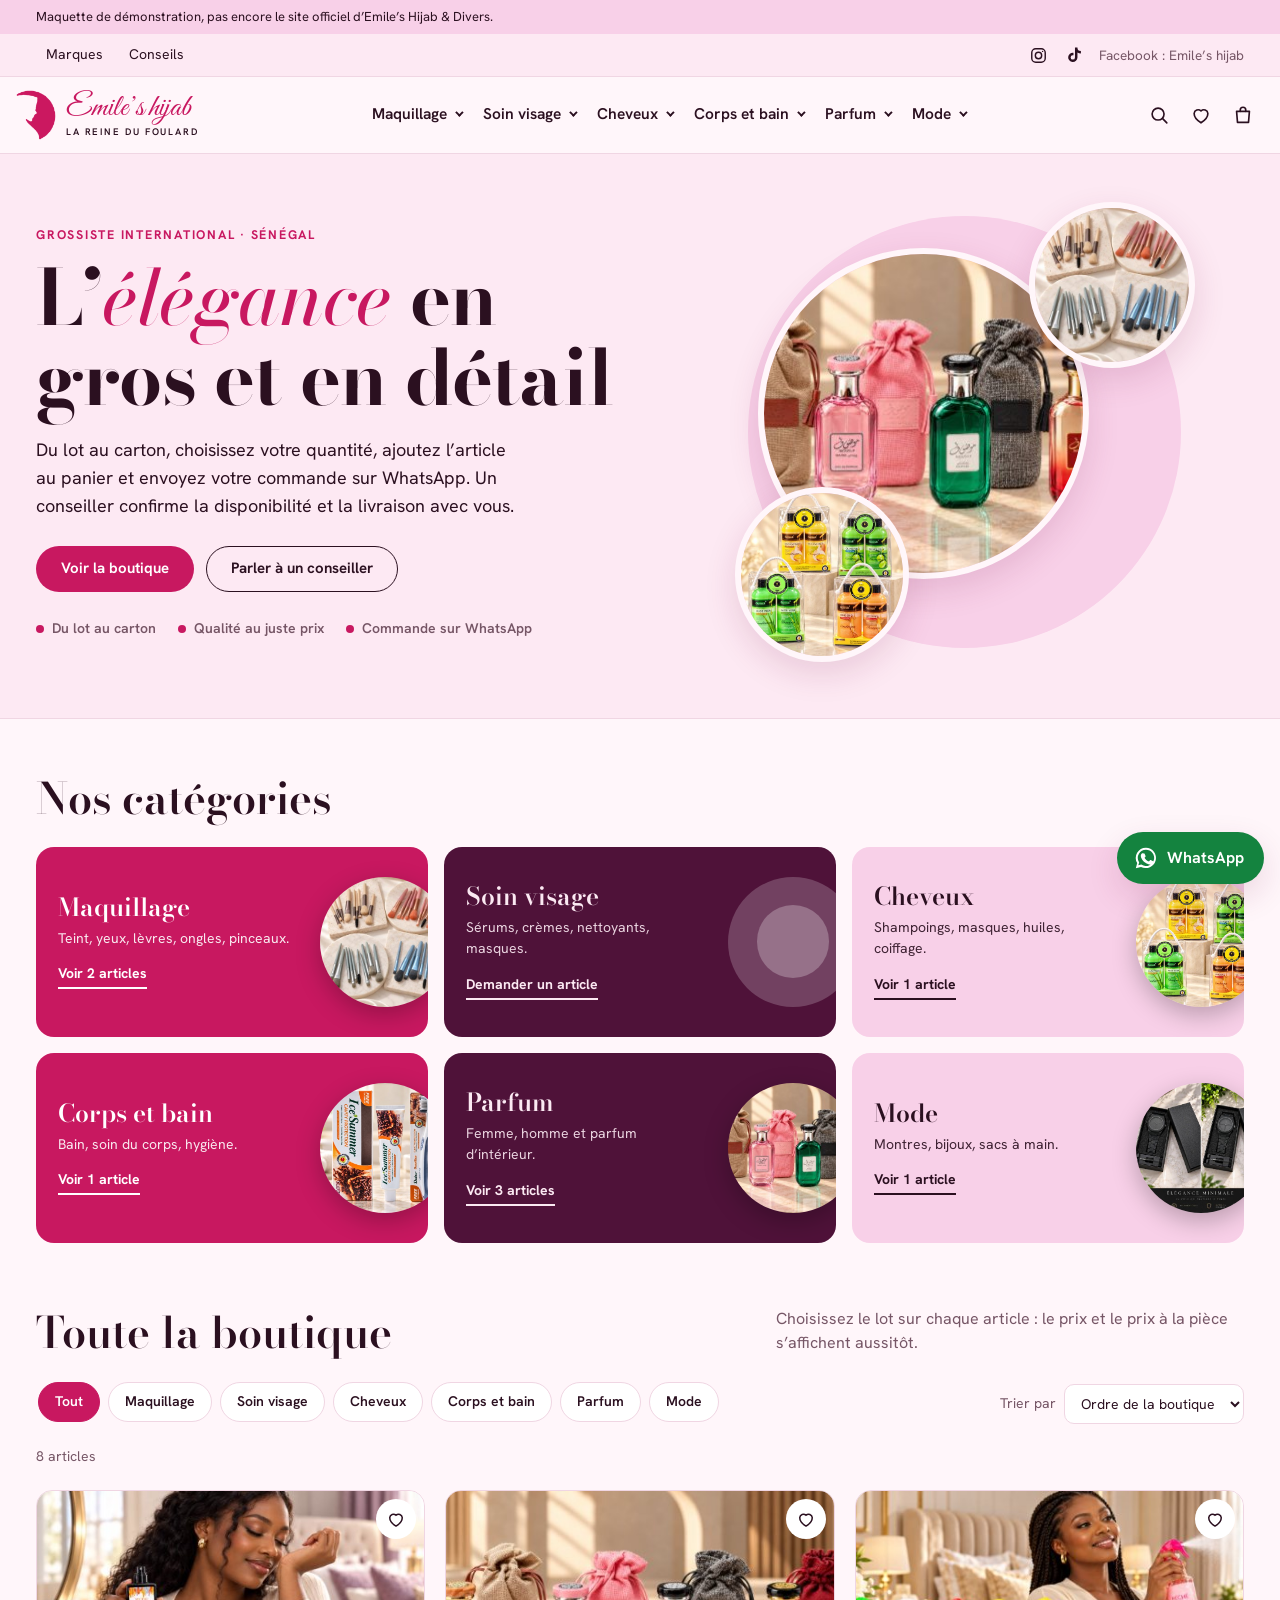
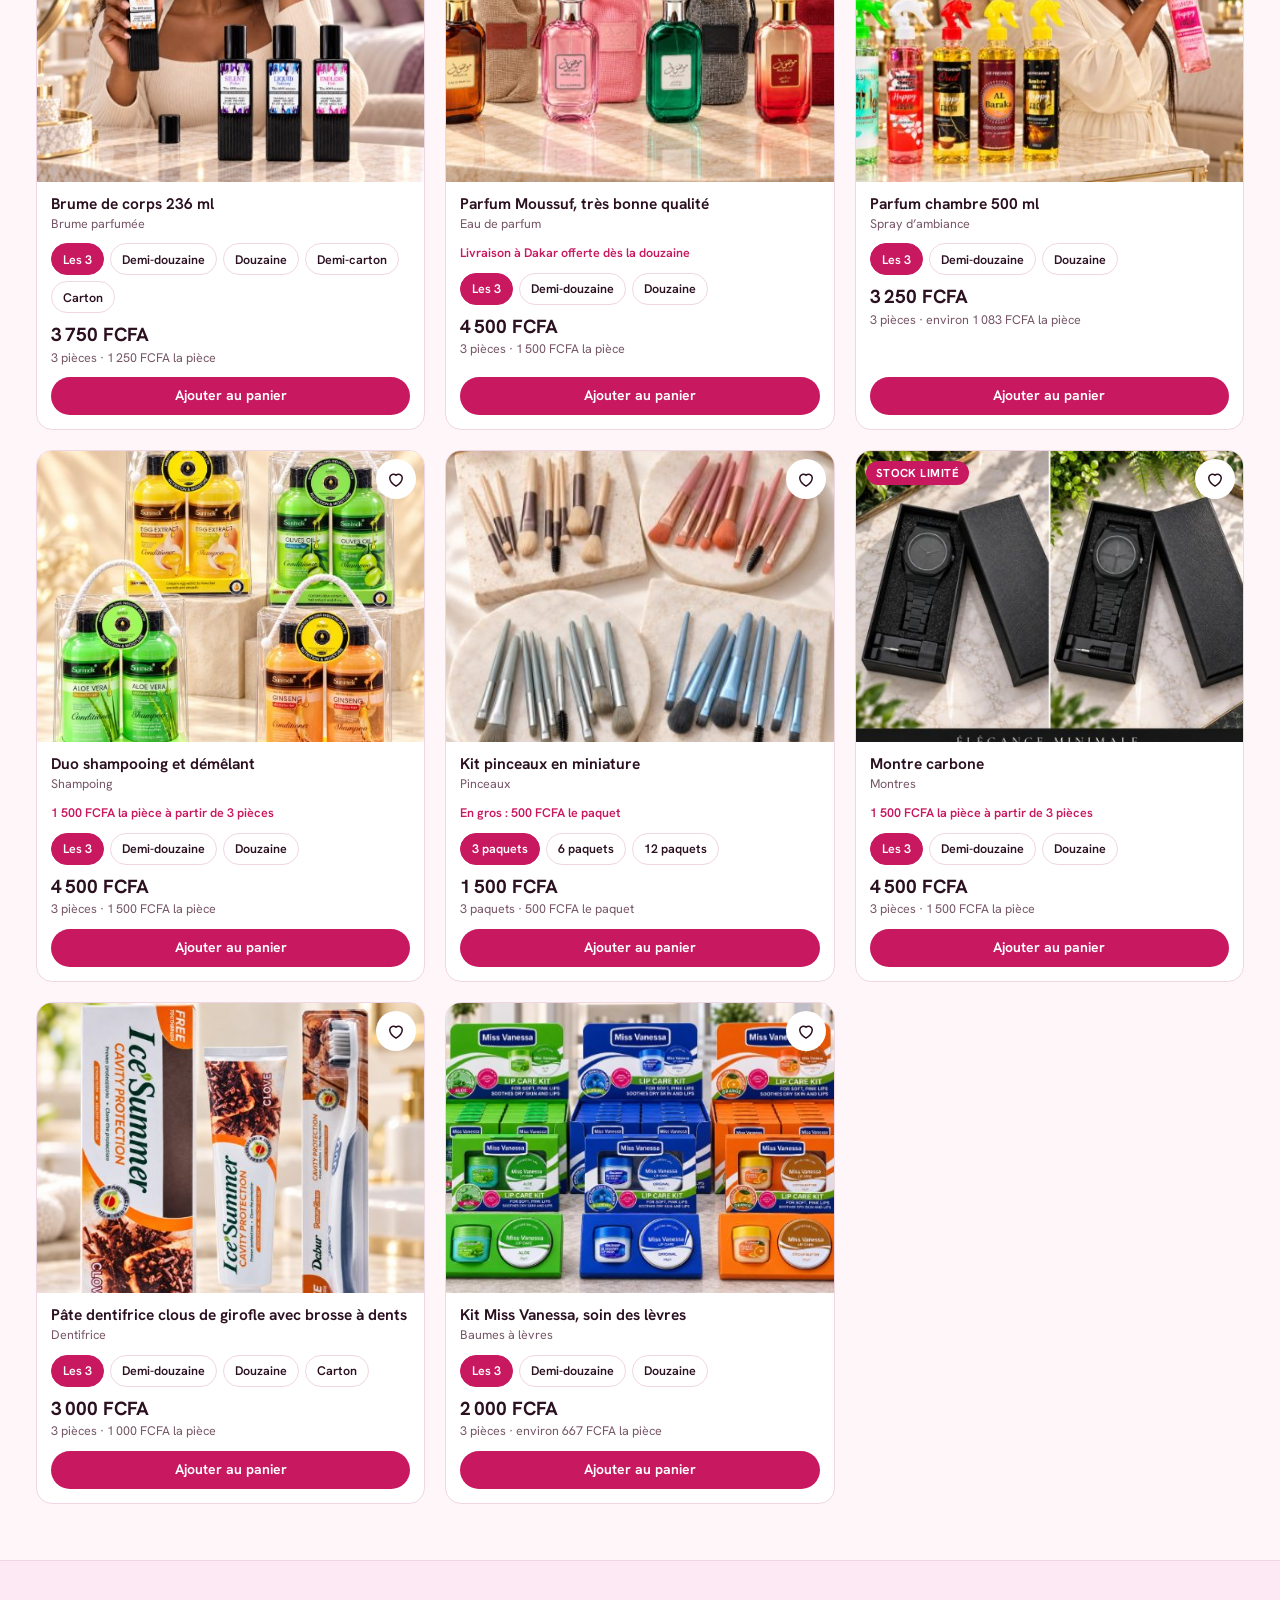
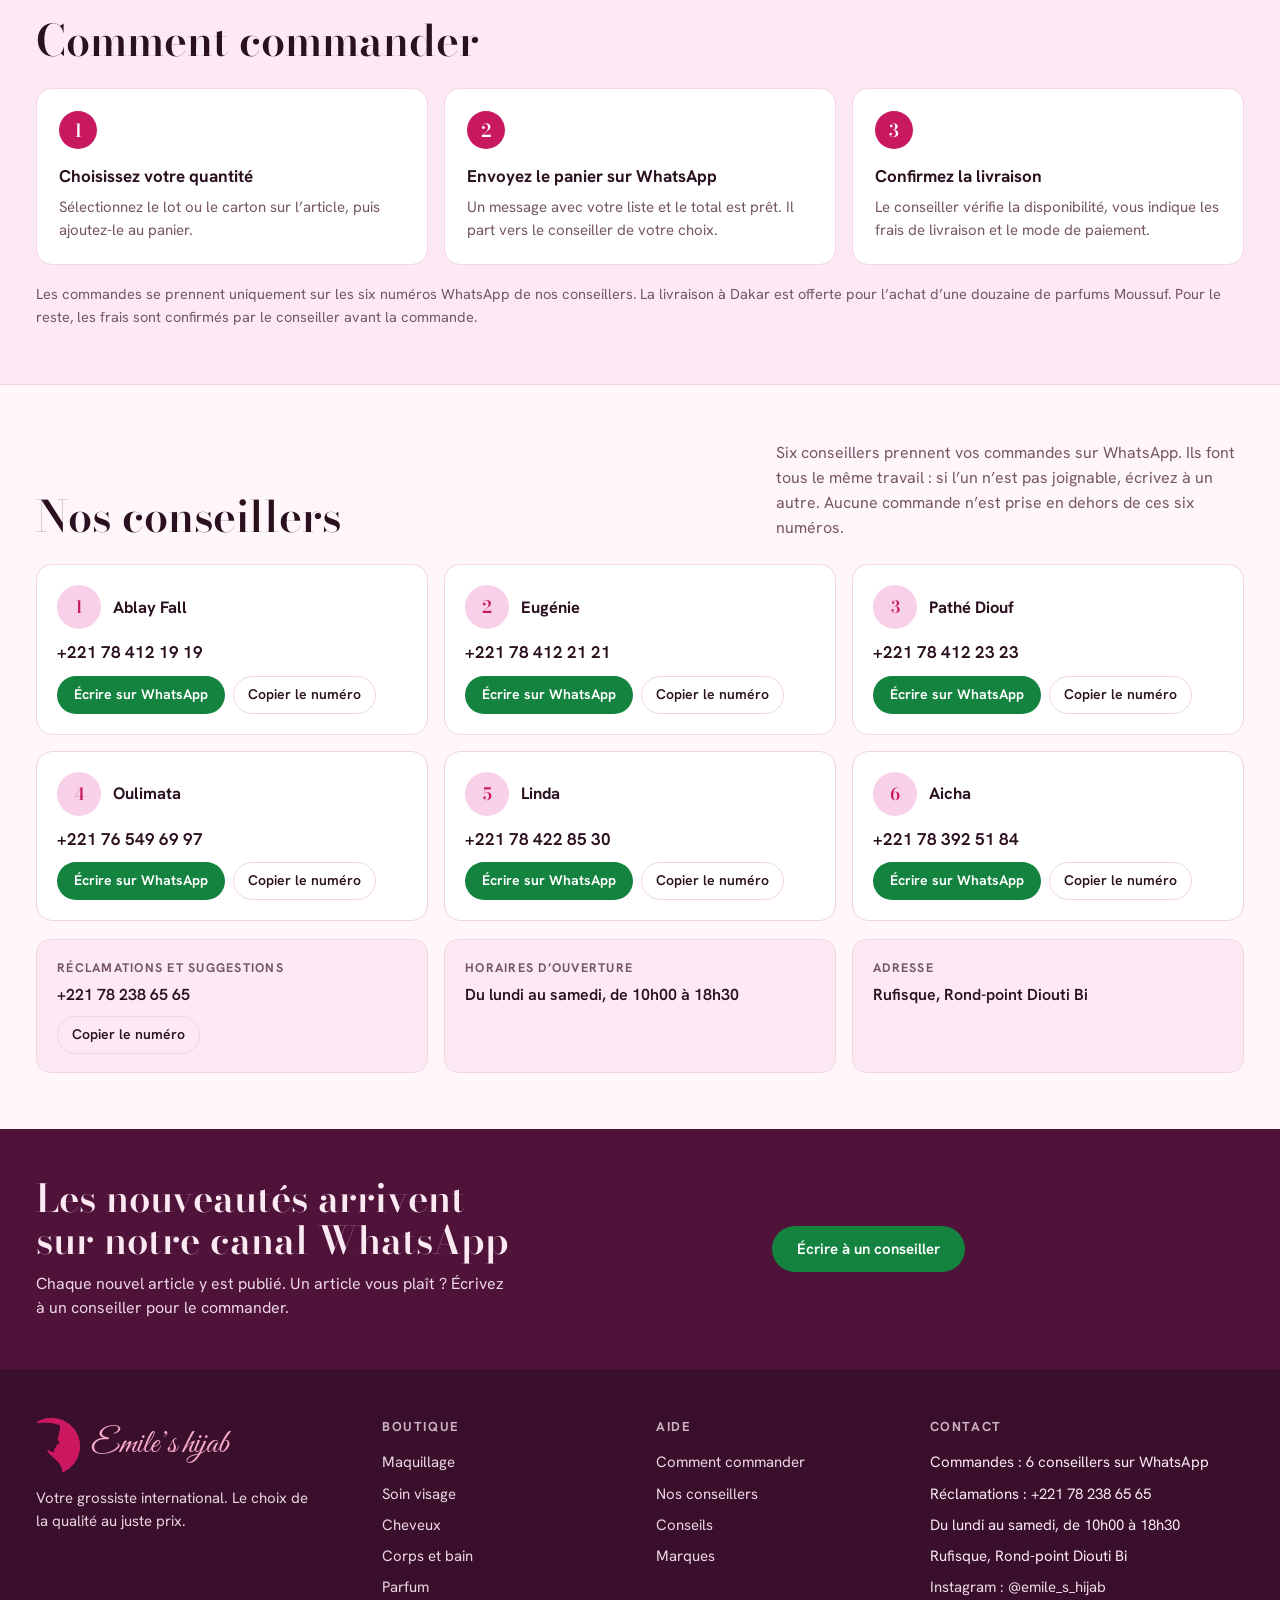
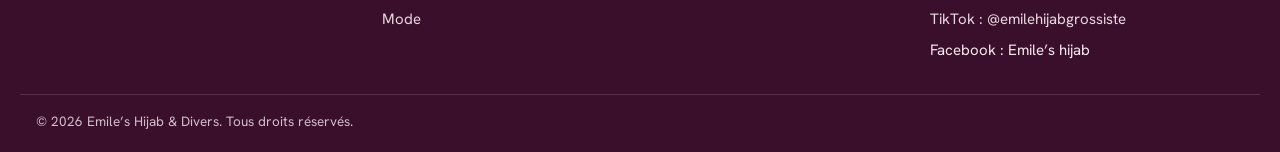
<file: docs/index.html>
<!doctype html><html><head><meta charset=utf8><meta name="robots" content="noindex,nofollow"><meta name=viewport content="width=device-width,initial-scale=1,viewport-fit=cover"><style>:root{color-scheme:light;box-sizing:border-box;padding-top:env(safe-area-inset-top,0px);padding-bottom:env(safe-area-inset-bottom,0px)}html{scroll-padding-top:env(safe-area-inset-top,0px)}body{margin:0;padding:0;font:14px -apple-system,BlinkMacSystemFont,sans-serif;background:#fff;color:#000}img{max-width:100%}[hidden]:not([hidden=until-found i]){display:none!important}</style></head><body>
<title>Emile’s Hijab & Divers</title>
<meta name="claude:viewport-fit-sides" content="cover">
<link rel="preconnect" href="https://fonts.googleapis.com">
<link rel="preconnect" href="https://fonts.gstatic.com" crossorigin>
<link rel="stylesheet" href="https://fonts.googleapis.com/css2?family=Bodoni+Moda:ital,opsz,wght@0,6..96,500;0,6..96,700;1,6..96,500&family=Great+Vibes&family=Hanken+Grotesk:wght@400;500;600;700&display=swap">
<style>
/* Concept : vitrine de boutique. Barre de rubriques, en-tête avec menus à colonnes, titre Bodoni sur rose poudré, photos rondes qui reprennent la sphère du logo, lots par quantité, panier qui envoie la commande sur WhatsApp. */
:root{
  --bg:#FFF6FA; --surface:#FFFFFF; --ink:#2B1020; --muted:#765666; --line:#F0D6E3;
  --brand:#C81860; --brand-deep:#A00F4D; --on-brand:#FFFFFF;
  --blush:#F8D0E8; --blush-soft:#FDE9F3;
  --plum:#3A0F2B; --on-plum:#FBE9F2; --aubergine:#4F1239;
  --wa:#14833F; --danger:#B3261E; --shadow:0 12px 32px rgba(120,20,70,.14);
  --font-display:'Bodoni Moda','Didot','Bodoni 72',Georgia,serif;
  --font-body:'Hanken Grotesk',system-ui,-apple-system,'Segoe UI',Roboto,sans-serif;
  --font-script:'Great Vibes','Snell Roundhand','Brush Script MT',cursive;
}
@media (prefers-color-scheme: dark){
  :root:not([data-theme="light"]){
    --bg:#1B0A14; --surface:#27101D; --ink:#FBEAF2; --muted:#C9A2B5; --line:#44202F;
    --brand:#F0679B; --brand-deep:#FF8DB8; --on-brand:#2B0A1B;
    --blush:#3F1B2D; --blush-soft:#2E1424;
    --plum:#12060D; --on-plum:#FBE9F2; --aubergine:#6B1D4C;
    --danger:#FF8A80; --shadow:0 12px 32px rgba(0,0,0,.45); color-scheme:dark;
  }
}
:root[data-theme="dark"]{
  --bg:#1B0A14; --surface:#27101D; --ink:#FBEAF2; --muted:#C9A2B5; --line:#44202F;
  --brand:#F0679B; --brand-deep:#FF8DB8; --on-brand:#2B0A1B;
  --blush:#3F1B2D; --blush-soft:#2E1424;
  --plum:#12060D; --on-plum:#FBE9F2; --aubergine:#6B1D4C;
  --danger:#FF8A80; --shadow:0 12px 32px rgba(0,0,0,.45); color-scheme:dark;
}

*,*::before,*::after{box-sizing:border-box}
[hidden]{display:none!important}
body{margin:0;background:var(--bg);color:var(--ink);font:400 16px/1.55 var(--font-body);-webkit-font-smoothing:antialiased;overflow-x:clip}
body::before{content:"";position:fixed;inset:0 0 auto;height:env(safe-area-inset-top,0px);z-index:60;background:var(--bg)}
img,svg{max-width:100%}
a{color:inherit}
button{font:inherit;color:inherit;cursor:pointer}
h1,h2,h3,p{margin:0}
ul{margin:0;padding:0;list-style:none}
:focus-visible{outline:3px solid var(--brand);outline-offset:2px;border-radius:6px}
.wrap{width:100%;max-width:1240px;margin-left:auto;margin-right:auto;padding-left:max(16px,env(safe-area-inset-left,0px));padding-right:max(16px,env(safe-area-inset-right,0px))}
.sr-only{position:absolute;width:1px;height:1px;overflow:hidden;clip:rect(0 0 0 0);white-space:nowrap}

/* Boutons */
.btn{display:inline-flex;align-items:center;justify-content:center;gap:8px;min-height:46px;padding:0 24px;border-radius:999px;border:1.5px solid transparent;font-weight:650;font-size:15px;text-decoration:none;text-align:center;transition:background .2s,transform .15s}
.btn:active{transform:scale(.98)}
.btn-primary{background:var(--brand);color:var(--on-brand)}
.btn-primary:hover{background:var(--brand-deep)}
.btn-ghost{background:transparent;border-color:var(--ink);color:var(--ink)}
.btn-ghost:hover{background:var(--ink);color:var(--bg)}
.btn-wa{background:var(--wa);color:#fff}
.btn-wa:hover{filter:brightness(1.1)}
.btn-wa[aria-disabled="true"]{opacity:.45;pointer-events:none}
.btn-sm{min-height:38px;padding:0 16px;font-size:14px}

/* Note d'aperçu */
.preview-note{background:var(--blush);color:var(--ink);font-size:13px}
.preview-in{display:flex;align-items:center;justify-content:space-between;gap:12px;padding-top:7px;padding-bottom:7px}
.preview-in button{border:0;background:none;width:32px;height:32px;border-radius:50%;flex:none;font-size:16px}
#noteClose{display:none}

/* Barre de rubriques */
.util{display:none;background:var(--blush-soft);border-bottom:1px solid var(--line);font-size:14px}
@media (min-width:900px){.util{display:block}}
.util-in{display:flex;align-items:center;justify-content:space-between;gap:16px;min-height:42px}
.util-links{display:flex;align-items:center;gap:6px}
.util-link{display:inline-flex;align-items:center;min-height:36px;padding:0 10px;border:0;background:none;border-radius:8px;font-size:14px;text-decoration:none}
.util-link:hover{color:var(--brand);background:var(--surface)}
.util-dd{position:relative}
.util-menu{position:absolute;left:0;top:100%;z-index:46;min-width:200px;padding:8px;background:var(--surface);border:1px solid var(--line);border-radius:12px;box-shadow:var(--shadow)}
.util-menu button{display:block;width:100%;padding:9px 12px;border:0;background:none;border-radius:8px;text-align:left;font-size:14.5px}
.util-menu button:hover{background:var(--blush-soft);color:var(--brand)}
.util-soc{display:flex;align-items:center;gap:2px;color:var(--muted);font-size:13.5px}
.util-soc a{display:grid;place-items:center;width:34px;height:34px;border-radius:50%;color:var(--ink)}
.util-soc a:hover{background:var(--surface);color:var(--brand)}
.util-soc .fb{margin-left:6px}

/* En-tête */
.site-head{position:sticky;top:env(safe-area-inset-top,0px);z-index:40;background:var(--bg);border-bottom:1px solid var(--line)}
.head-in{display:flex;align-items:center;gap:12px;min-height:76px}
.logo{display:flex;align-items:center;gap:10px;min-width:0;flex:0 1 auto;text-decoration:none}
.logo-mark{display:block;height:50px;width:auto;flex:none}
.logo-text{display:flex;flex-direction:column;gap:3px;min-width:0;white-space:nowrap}
.logo-name{font:400 28px/1 var(--font-script);color:var(--brand)}
.logo-tag{display:none;font:600 9.5px/1 var(--font-body);letter-spacing:.2em;text-transform:uppercase;color:var(--ink)}
@media (max-width:599px){.head-in{gap:4px}.logo{gap:8px}.logo-mark{height:42px}.logo-name{font-size:25px}.icon-btn{width:38px;height:38px}}
@media (max-width:480px){#favBtn{display:none}}
@media (min-width:600px){.logo-name{font-size:36px}.logo-tag{display:block}.logo-mark{height:56px}}
.icon-btn{position:relative;display:grid;place-items:center;flex:none;width:42px;height:42px;border:0;background:none;border-radius:50%;color:var(--ink)}
.icon-btn:hover{background:var(--blush-soft)}
.icon-btn .count{position:absolute;top:2px;right:0;min-width:18px;height:18px;padding:0 5px;border-radius:9px;background:var(--brand);color:var(--on-brand);font-size:11px;font-weight:700;line-height:18px;text-align:center;font-variant-numeric:tabular-nums}
.head-right{display:flex;align-items:center;gap:6px;margin-left:auto}
.head-actions{display:flex;align-items:center}
.menu-btn{order:-1}
.main-nav{display:none}
.phone{display:none;position:relative}
.phone-btn{display:flex;align-items:center;gap:10px;padding:4px 8px;border:0;background:none;border-radius:12px;text-align:left;color:var(--brand)}
.phone-btn:hover{background:var(--blush-soft)}
.phone-btn svg{flex:none}
.phone-txt{display:flex;flex-direction:column;line-height:1.2;white-space:nowrap}
.phone-txt b{font-size:17px;font-variant-numeric:tabular-nums}
.phone-txt small{font-size:12px;color:var(--muted)}
.phone-menu{position:absolute;right:0;top:calc(100% + 10px);z-index:46;width:300px;padding:12px;background:var(--surface);border:1px solid var(--line);border-radius:14px;box-shadow:var(--shadow)}
.phone-menu h3{font-size:13px;letter-spacing:.1em;text-transform:uppercase;color:var(--muted);margin:2px 4px 8px}
.phone-menu{max-height:calc(100vh - 150px);overflow-y:auto}
.phone-rule{margin:8px 4px;padding:8px 10px;background:var(--blush-soft);border-radius:10px;font-size:13px;color:var(--ink)}
.phone-info{border-top:1px solid var(--line);padding:6px 4px 0;font-size:13.5px}
.phone-info p{margin:8px 0}
.phone-info b{display:block;font-size:12px;letter-spacing:.08em;text-transform:uppercase;color:var(--muted);font-weight:700}
.phone-row{display:flex;align-items:center;justify-content:space-between;gap:10px;padding:8px 4px;border-top:1px solid var(--line);font-size:14.5px}
.phone-row b{display:block;font-variant-numeric:tabular-nums}
.phone-row span{color:var(--muted);font-size:12.5px}
@media (min-width:1100px){
  .menu-btn{display:none}
  .main-nav{display:block;flex:1;align-self:stretch}
  .main-nav>ul{display:flex;height:100%;justify-content:center;gap:2px}
  .main-nav>ul>li{display:flex;align-items:stretch}
  .main-nav>ul>li.rel{position:relative}
  .nav-link{display:flex;align-items:center;gap:8px;padding:0 14px;border:0;background:none;font-weight:600;font-size:15.5px;white-space:nowrap;text-decoration:none;border-bottom:3px solid transparent}
  .has-mega>.nav-link::after{content:"";width:6px;height:6px;border:solid currentColor;border-width:0 2px 2px 0;transform:rotate(45deg) translateY(-2px)}
  .nav-link:hover,.has-mega:focus-within>.nav-link,.has-mega:hover>.nav-link{color:var(--brand);border-bottom-color:var(--brand)}
  .mega-wide,.mega-flat{display:none;z-index:45;background:var(--surface);box-shadow:var(--shadow)}
  .mega-wide{position:absolute;left:0;right:0;top:100%;border-top:1px solid var(--line);max-height:calc(100vh - 160px);overflow:auto}
  .mega-flat{position:absolute;left:0;top:100%;min-width:260px;padding:10px;border:1px solid var(--line);border-radius:14px}
  .has-mega:hover>.mega-wide,.has-mega:focus-within>.mega-wide{display:block}
  .has-mega:hover>.mega-flat,.has-mega:focus-within>.mega-flat{display:block}
  .mega-wide-in{display:grid;grid-template-columns:repeat(auto-fit,minmax(210px,1fr));gap:26px 36px;padding-top:26px;padding-bottom:30px}
  .mega-col h3{margin-bottom:10px}
  .mega-col h3 button{padding:0;border:0;background:none;text-align:left;font:600 1.2rem/1.25 var(--font-display)}
  .mega-col h3 button:hover,.mega-col li button:hover{color:var(--brand)}
  .mega-col li button{display:block;padding:5px 0;border:0;background:none;text-align:left;font-size:15px}
  .mega-flat button{display:block;width:100%;padding:9px 12px;border:0;background:none;border-radius:8px;text-align:left;font-size:15px}
  .mega-flat button:hover{background:var(--blush-soft);color:var(--brand)}
  .mega-flat .all{font-weight:700;border-bottom:1px solid var(--line);border-radius:8px 8px 0 0;margin-bottom:4px}
}
@media (min-width:1100px){.site-head>.wrap{max-width:1440px}.nav-link{padding:0 10px!important}}
@media (min-width:1300px){.phone{display:block}}
@media (min-width:1100px) and (max-width:1419px){.logo-name{font-size:31px}.logo-mark{height:50px}}
@media (min-width:1420px){.nav-link{padding:0 13px!important}}
.search-row{border-top:1px solid var(--line);padding-top:10px;padding-bottom:12px}
.search-row input{width:100%;min-height:46px;padding:0 18px;border:1.5px solid var(--line);border-radius:999px;background:var(--surface);color:var(--ink);font:inherit}
.search-row input:focus{border-color:var(--brand);outline:none}

/* Héros */
.hero{background:var(--blush-soft);border-bottom:1px solid var(--line);overflow:hidden}
.hero-in{display:grid;grid-template-columns:1.05fr .95fr;gap:32px;align-items:center;padding-top:48px;padding-bottom:56px}
.eyebrow{font-size:12.5px;font-weight:700;letter-spacing:.14em;text-transform:uppercase;color:var(--brand)}
.hero h1{font:700 clamp(2.6rem,7vw,4.8rem)/1.04 var(--font-display);letter-spacing:-.01em;text-wrap:balance;margin:14px 0 18px}
.hero h1 em{font-style:italic;font-weight:500;color:var(--brand)}
.hero p.lead{max-width:48ch;font-size:18px;color:var(--ink)}
.hero-cta{display:flex;flex-wrap:wrap;gap:12px;margin-top:26px}
.hero-points{display:flex;flex-wrap:wrap;gap:8px 22px;margin-top:26px;font-size:14px;font-weight:600;color:var(--muted)}
.hero-points span::before{content:"";display:inline-block;width:8px;height:8px;margin-right:8px;border-radius:50%;background:var(--brand)}
.hero-art{position:relative;width:100%;max-width:460px;aspect-ratio:1;justify-self:center;animation:float 9s ease-in-out infinite}
.hero-art::before{content:"";position:absolute;inset:3%;border-radius:50%;background:var(--blush)}
.orb{position:absolute;margin:0;border-radius:50%;overflow:hidden;border:6px solid var(--bg);box-shadow:var(--shadow);background:var(--blush)}
.orb img{display:block;width:100%;height:100%;object-fit:cover}
.orb-1{left:5%;top:10%;width:72%;aspect-ratio:1}
.orb-2{right:0;top:0;width:36%;aspect-ratio:1}
.orb-3{left:0;bottom:0;width:38%;aspect-ratio:1}
@keyframes float{50%{transform:translateY(-8px)}}
@media (max-width:860px){
  .hero-in{grid-template-columns:1fr;padding-top:32px;padding-bottom:36px}
  .hero-art{max-width:340px}
}

/* Sections */
.section{padding-top:56px;padding-bottom:56px}
.sec-head{display:flex;align-items:flex-end;justify-content:space-between;flex-wrap:wrap;gap:8px 24px;margin-bottom:24px}
.sec-head h2{font:600 clamp(1.8rem,4.4vw,2.7rem)/1.1 var(--font-display);text-wrap:balance}
.sec-head p{color:var(--muted);max-width:52ch}
.section[id]{scroll-margin-top:96px}
.band{background:var(--blush-soft);border-top:1px solid var(--line);border-bottom:1px solid var(--line)}

/* Tuiles de catégories */
.tiles{display:grid;grid-template-columns:repeat(3,1fr);gap:16px}
.tile{position:relative;display:grid;grid-template-columns:1fr 130px;gap:8px;align-items:center;min-height:190px;padding:20px 0 20px 22px;border-radius:18px;overflow:hidden;text-align:left;color:inherit;text-decoration:none}
.tile h3{font:600 1.55rem/1.1 var(--font-display);margin-bottom:6px}
.tile p{font-size:14px;opacity:.9}
.tile .go{display:inline-block;margin-top:14px;font-weight:700;font-size:14px;border-bottom:2px solid currentColor;padding-bottom:2px}
.tile-art{display:block;width:130px;aspect-ratio:1;border-radius:50%;overflow:hidden;transform:translateX(22px);box-shadow:0 8px 24px rgba(0,0,0,.25)}
.tile-art img{display:block;width:100%;height:100%;object-fit:cover}
.tile-art.deco{background:rgba(255,255,255,.2);box-shadow:none;display:grid;place-items:center}
.tile-art.deco::after{content:"";width:56%;height:56%;border-radius:50%;background:rgba(255,255,255,.25)}
.tile-1{background:var(--brand);color:var(--on-brand)}
.tile-2{background:var(--aubergine);color:#FBE9F2}
.tile-3{background:var(--blush);color:var(--ink)}
@media (max-width:900px){.tiles{grid-template-columns:repeat(2,1fr)}}
@media (max-width:620px){.tiles{grid-template-columns:1fr}}

/* Boutique */
.shop{scroll-margin-top:100px;padding-top:8px}
.toolbar{display:flex;flex-wrap:wrap;align-items:center;justify-content:space-between;gap:12px 20px;margin-bottom:12px}
.chips{display:flex;gap:8px;overflow-x:auto;max-width:100%;padding:2px 2px 6px}
.chip{flex:none;min-height:40px;padding:0 16px;border:1.5px solid var(--line);border-radius:999px;background:var(--surface);font-weight:600;font-size:14px;white-space:nowrap}
.chip:hover{border-color:var(--brand)}
.chip[aria-pressed="true"]{background:var(--brand);border-color:var(--brand);color:var(--on-brand)}
.sort{display:flex;align-items:center;gap:8px;font-size:14px;color:var(--muted)}
.sort select{min-height:40px;padding:0 12px;border:1.5px solid var(--line);border-radius:10px;background:var(--surface);color:var(--ink);font:inherit}
.status{display:flex;flex-wrap:wrap;align-items:center;gap:10px;min-height:34px;margin-bottom:16px;font-size:14px;color:var(--muted)}
.pill{display:inline-flex;align-items:center;gap:6px;padding:4px 6px 4px 12px;border-radius:999px;background:var(--blush);color:var(--ink);font-weight:600}
.pill button{width:24px;height:24px;border:0;border-radius:50%;background:var(--surface);font-size:13px;line-height:1}
.grid{display:grid;grid-template-columns:repeat(2,minmax(0,1fr));gap:14px}
@media (min-width:820px){.grid{grid-template-columns:repeat(3,minmax(0,1fr));gap:20px}}
.card{display:flex;flex-direction:column;min-width:0;background:var(--surface);border:1px solid var(--line);border-radius:16px;overflow:hidden}
.card-art{position:relative;aspect-ratio:4/3;overflow:hidden;background:var(--blush-soft)}
.card-art img{display:block;width:100%;height:100%;object-fit:cover}
.badge{position:absolute;left:10px;top:10px;padding:3px 10px;border-radius:999px;background:var(--brand);color:var(--on-brand);font-size:11.5px;font-weight:700;letter-spacing:.04em;text-transform:uppercase}
.fav{position:absolute;right:8px;top:8px;display:grid;place-items:center;width:40px;height:40px;border:0;border-radius:50%;background:var(--surface);color:var(--ink)}
.fav svg{width:20px;height:20px;fill:none;stroke:currentColor;stroke-width:1.8}
.fav[aria-pressed="true"] svg{fill:var(--brand);stroke:var(--brand)}
.card-body{display:flex;flex-direction:column;gap:10px;flex:1;padding:12px 14px 14px}
.card h3{font:650 15.5px/1.3 var(--font-body)}
.meta{font-size:12.5px;color:var(--muted)}
.note{font-size:12.5px;font-weight:600;color:var(--brand)}
.packs{display:flex;flex-wrap:wrap;gap:6px}
.pack{min-height:32px;padding:0 11px;border:1.5px solid var(--line);border-radius:999px;background:var(--surface);font-size:12.5px;font-weight:600}
.pack:hover{border-color:var(--brand)}
.pack[aria-pressed="true"]{border-color:var(--brand);background:var(--brand);color:var(--on-brand)}
.price-row{display:flex;flex-direction:column;gap:0}
.price{font:700 19px/1.3 var(--font-body);font-variant-numeric:tabular-nums}
.pinfo{font-size:12.5px;color:var(--muted);font-variant-numeric:tabular-nums}
.card .btn{margin-top:auto;width:100%}
.empty{grid-column:1/-1;padding:44px 20px;text-align:center;border:1.5px dashed var(--line);border-radius:16px;color:var(--muted)}
.empty h3{font:600 1.35rem/1.25 var(--font-display);color:var(--ink);margin-bottom:6px}
.empty p{max-width:46ch;margin:0 auto 16px}
.empty-cta{display:flex;flex-wrap:wrap;justify-content:center;gap:10px}

/* Étapes */
.steps{display:grid;grid-template-columns:repeat(3,1fr);gap:16px;counter-reset:s;list-style:none;padding:0;margin:0}
.step{padding:22px;border:1px solid var(--line);border-radius:16px;background:var(--surface)}
.step::before{counter-increment:s;content:counter(s);display:grid;place-items:center;width:38px;height:38px;margin-bottom:14px;border-radius:50%;background:var(--brand);color:var(--on-brand);font:600 18px var(--font-display)}
.step h3{font-size:17px;margin-bottom:6px}
.step p{color:var(--muted);font-size:15px}
.ship-note{margin-top:18px;font-size:14.5px;color:var(--muted)}
@media (max-width:820px){.steps{grid-template-columns:1fr}}

/* Conseillers */
.advisors{display:grid;grid-template-columns:repeat(3,1fr);gap:16px}
.adv{display:flex;flex-direction:column;gap:10px;min-width:0;padding:20px;border:1px solid var(--line);border-radius:16px;background:var(--surface)}
.adv-top{display:flex;align-items:center;gap:12px}
.adv-dot{display:grid;place-items:center;flex:none;width:44px;height:44px;border-radius:50%;background:var(--blush);color:var(--brand);font:600 17px var(--font-display)}
.adv h3{font-size:16.5px;line-height:1.25}
.adv-num{margin-top:auto;font-weight:650;font-size:17px;font-variant-numeric:tabular-nums}
.adv-actions{display:flex;gap:8px;flex-wrap:wrap}
.adv-off{margin-top:auto;color:var(--muted);font-size:14.5px}
.adv.off{border-style:dashed;background:transparent}
.copy{min-height:38px;padding:0 14px;border:1.5px solid var(--line);border-radius:999px;background:transparent;font-size:14px;font-weight:600}
.copy:hover{border-color:var(--brand);color:var(--brand)}
@media (max-width:980px){.advisors{grid-template-columns:repeat(2,1fr)}}
@media (max-width:620px){.advisors{grid-template-columns:1fr}}

/* Infos pratiques */
.info-row{display:grid;grid-template-columns:repeat(3,1fr);gap:16px;margin-top:18px}
.info{padding:18px 20px;border-radius:14px;background:var(--blush-soft);border:1px solid var(--line)}
.info h3{font-size:12.5px;letter-spacing:.1em;text-transform:uppercase;color:var(--muted);margin-bottom:6px}
.info p{font-weight:600;font-variant-numeric:tabular-nums}
.info .copy{margin-top:8px}
@media (max-width:820px){.info-row{grid-template-columns:1fr}}

/* Conseils */
.tips{display:grid;grid-template-columns:repeat(3,1fr);gap:16px}
.tip{padding:24px;border-left:3px solid var(--brand);background:var(--surface);border-radius:0 14px 14px 0}
.tip h3{font:600 1.25rem/1.25 var(--font-display);margin-bottom:8px}
.tip p{color:var(--muted);font-size:15px}
@media (max-width:820px){.tips{grid-template-columns:1fr}}

/* Recherche en fenêtre */
.modal{position:fixed;inset:0;z-index:85;display:flex;align-items:flex-start;justify-content:center;padding:max(16px,env(safe-area-inset-top,0px)) max(16px,env(safe-area-inset-right,0px)) 16px max(16px,env(safe-area-inset-left,0px));background:rgba(20,5,14,.55);overflow-y:auto}
.modal[hidden]{display:none}
.modal-box{position:relative;width:100%;max-width:720px;margin-top:8vh;padding:34px 26px 28px;background:var(--surface);border-radius:20px;box-shadow:var(--shadow)}
.modal-x{position:absolute;top:8px;right:8px}
.modal h2{font:600 1.7rem/1.2 var(--font-display);text-align:center;margin:0 28px 18px}
.sfield{display:flex;align-items:center;gap:6px;padding:0 6px 0 18px;border:1.5px solid var(--line);border-radius:999px;background:var(--bg)}
.sfield:focus-within{border-color:var(--brand)}
.sfield input{flex:1;min-width:0;min-height:48px;border:0;background:none;color:var(--ink);font:inherit;outline:none}
.sres{margin-top:12px}
.sres-row{display:flex;align-items:center;gap:12px;width:100%;padding:8px;border:0;background:none;border-radius:12px;text-align:left}
.sres-row:hover{background:var(--blush-soft)}
.sres-row img{display:block;flex:none;width:48px;height:48px;border-radius:10px;object-fit:cover}
.sres-row b{display:block;font-size:15px;font-weight:650;line-height:1.3}
.sres-row>span{color:var(--ink)}
.sres-row span span{display:block;font-size:13px;color:var(--muted)}
.sfield input::-webkit-search-cancel-button{display:none}
.sres-all{margin-top:8px;width:100%}
.sres-none{padding:16px 8px;text-align:center;color:var(--muted)}
.slinks h3{font:600 1.15rem/1.2 var(--font-display);text-align:center;margin:26px 0 12px}
.slinks-grid{display:grid;grid-template-columns:repeat(2,1fr);gap:10px}
@media (min-width:620px){.slinks-grid{grid-template-columns:repeat(3,1fr)}}
.slink{display:flex;align-items:center;justify-content:space-between;gap:8px;min-height:48px;padding:0 16px;border:1.5px solid var(--line);border-radius:12px;background:var(--bg);color:var(--brand);font-weight:650;font-size:13.5px;letter-spacing:.05em;text-transform:uppercase}
.slink:hover{border-color:var(--brand)}

/* Pages Marques et Conseils */
.page-head{background:var(--blush-soft);border-bottom:1px solid var(--line)}
.page-head .wrap{padding-top:28px;padding-bottom:36px}
.crumbs{display:flex;align-items:center;gap:8px;margin-bottom:14px;font-size:14px;color:var(--muted)}
.crumbs button{padding:0;border:0;background:none;font-size:14px;color:var(--brand);text-decoration:underline}
.page-head h1{font:700 clamp(2rem,5vw,3.2rem)/1.08 var(--font-display);text-wrap:balance}
.page-head p{margin-top:10px;max-width:56ch;color:var(--muted);font-size:17px}
.brands{display:grid;grid-template-columns:repeat(auto-fill,minmax(230px,1fr));gap:16px}
.brand{display:flex;flex-direction:column;align-items:center;gap:12px;padding:26px 18px;border:1px solid var(--line);border-radius:18px;background:var(--surface);text-align:center}
.brand:hover{border-color:var(--brand);box-shadow:var(--shadow)}
.brand-art{display:block;width:132px;aspect-ratio:1;border-radius:50%;overflow:hidden;background:var(--blush);border:5px solid var(--blush-soft)}
.brand-art img{display:block;width:100%;height:100%;object-fit:cover}
.brand h2{font:600 1.5rem/1.15 var(--font-display)}
.brand span{font-size:14px;color:var(--muted)}
.brand .go{font-weight:700;color:var(--brand);border-bottom:2px solid currentColor;padding-bottom:1px}
.page-cta{display:flex;flex-wrap:wrap;align-items:center;justify-content:space-between;gap:12px 24px;margin-top:28px;padding:22px 24px;border-radius:16px;background:var(--blush-soft);border:1px solid var(--line)}
.page-cta p{max-width:52ch}
.articles{display:grid;grid-template-columns:repeat(3,1fr);gap:18px}
.article{display:flex;flex-direction:column;min-width:0;border:1px solid var(--line);border-radius:16px;overflow:hidden;background:var(--surface)}
.article-art{aspect-ratio:16/9;overflow:hidden;background:var(--blush-soft)}
.article-art img{display:block;width:100%;height:100%;object-fit:cover}
.article-body{display:flex;flex-direction:column;gap:8px;padding:18px 20px 20px}
.article h2{font:600 1.3rem/1.25 var(--font-display)}
.article .excerpt{color:var(--muted);font-size:15px}
.article details{margin-top:4px}
.article summary{display:inline-block;min-height:36px;padding:6px 0;font-weight:700;font-size:14.5px;color:var(--brand);cursor:pointer;list-style:none;border-bottom:2px solid transparent}
.article summary::-webkit-details-marker{display:none}
.article summary:hover{border-bottom-color:currentColor}
.article details[open] summary{margin-bottom:6px}
.article details p{font-size:15px;margin-bottom:10px}
@media (max-width:900px){.articles{grid-template-columns:repeat(2,1fr)}}
@media (max-width:620px){.articles{grid-template-columns:1fr}}

/* Canal WhatsApp */
.join{background:var(--aubergine);color:#FBE9F2}
.join-in{display:grid;grid-template-columns:1.2fr .8fr;gap:28px;align-items:center;padding-top:48px;padding-bottom:48px}
.join h2{font:600 clamp(1.7rem,4vw,2.4rem)/1.1 var(--font-display);margin-bottom:10px;text-wrap:balance}
.join p{opacity:.92;max-width:52ch}
.join-cta{display:flex;flex-wrap:wrap;gap:10px}
@media (max-width:820px){.join-in{grid-template-columns:1fr}}

/* Pied de page */
.foot{background:var(--plum);color:var(--on-plum)}
.foot-in{display:grid;grid-template-columns:1.3fr 1fr 1fr 1.3fr;gap:32px;padding-top:48px;padding-bottom:32px}
.foot h3{font-size:13px;letter-spacing:.12em;text-transform:uppercase;margin-bottom:14px;opacity:.75}
.foot ul{font-size:15px}
.foot li+li{margin-top:8px}
.foot a,.foot li button{color:inherit;text-decoration:none;border:0;background:none;padding:0;text-align:left;font-size:15px;opacity:.92}
.foot a:hover,.foot li button:hover{text-decoration:underline;opacity:1}
.foot-logo{display:flex;align-items:center;gap:10px;margin-bottom:14px}
.foot-logo img{display:block;height:56px;width:auto}
.foot-logo .logo-name{color:#F6A9C9;font-size:34px}
.foot p{font-size:15px;opacity:.9;max-width:34ch}
.foot-bottom{border-top:1px solid rgba(251,233,242,.18);padding-top:16px;padding-bottom:20px;font-size:13.5px;opacity:.8}
@media (max-width:900px){.foot-in{grid-template-columns:1fr 1fr}}
@media (max-width:520px){.foot-in{grid-template-columns:1fr}}

/* Tiroirs */
.scrim{position:fixed;inset:0;z-index:70;background:rgba(20,5,14,.5);opacity:0;visibility:hidden;transition:opacity .25s,visibility 0s .25s}
.scrim.open{opacity:1;visibility:visible;transition:opacity .25s}
.drawer{position:fixed;top:0;bottom:0;right:0;z-index:80;display:flex;flex-direction:column;width:min(440px,100%);background:var(--bg);box-shadow:var(--shadow);transform:translateX(100%);visibility:hidden;transition:transform .3s ease,visibility 0s .3s;padding-top:env(safe-area-inset-top,0px);padding-bottom:env(safe-area-inset-bottom,0px);padding-right:env(safe-area-inset-right,0px)}
.drawer.open{transform:none;visibility:visible;transition:transform .3s ease}
.drawer.left{right:auto;left:0;padding-right:0;padding-left:env(safe-area-inset-left,0px);transform:translateX(-100%)}
.drawer.left.open{transform:none}
.drawer-head{display:flex;align-items:center;justify-content:space-between;padding:12px 12px 12px 20px;border-bottom:1px solid var(--line)}
.drawer-head h2{font:600 1.4rem var(--font-display)}
.drawer-body{flex:1;overflow-y:auto;padding:16px 20px}
.drawer-foot{padding:16px 20px;border-top:1px solid var(--line);display:flex;flex-direction:column;gap:12px;background:var(--surface)}
.line{display:grid;grid-template-columns:72px 1fr auto;gap:12px;padding:14px 0;border-bottom:1px solid var(--line)}
.line-art{aspect-ratio:1;border-radius:12px;overflow:hidden;background:var(--blush)}
.line-art img{display:block;width:100%;height:100%;object-fit:cover}
.line h3{font:650 14.5px/1.3 var(--font-body)}
.line .meta{margin-top:2px}
.line-price{font-weight:700;font-size:14.5px;font-variant-numeric:tabular-nums;white-space:nowrap}
.qty{display:inline-flex;align-items:center;margin-top:8px;border:1.5px solid var(--line);border-radius:999px}
.qty button{width:34px;height:34px;border:0;background:none;border-radius:50%;font-size:18px;line-height:1}
.qty span{min-width:24px;text-align:center;font-weight:650;font-variant-numeric:tabular-nums}
.rm{margin-top:8px;margin-left:8px;border:0;background:none;color:var(--muted);font-size:13px;text-decoration:underline}
.sub-row{display:flex;justify-content:space-between;font-weight:700;font-size:17px;font-variant-numeric:tabular-nums}
.adv-select{display:flex;flex-direction:column;gap:4px;font-size:13px;color:var(--muted)}
.adv-select select{min-height:44px;padding:0 12px;border:1.5px solid var(--line);border-radius:10px;background:var(--bg);color:var(--ink);font:inherit}
.fine{font-size:12.5px;color:var(--muted)}
.cart-empty{padding:40px 8px;text-align:center;color:var(--muted)}
.cart-empty p{margin-bottom:16px}
.navlist details{border-bottom:1px solid var(--line)}
.navlist summary{display:flex;align-items:center;justify-content:space-between;min-height:52px;font-weight:650;list-style:none;cursor:pointer}
.navlist summary::-webkit-details-marker{display:none}
.navlist summary::after{content:"+";font-size:20px;font-weight:400}
.navlist details[open] summary::after{content:"–"}
.navlist .subs{padding-bottom:10px}
.navlist .subs button,.navlist .flat button{display:block;width:100%;min-height:42px;padding:0 8px;border:0;background:none;text-align:left;font-size:15.5px}
.navlist .subs .g{margin-top:8px;font-weight:700;color:var(--brand)}
.navlist .subs .it{padding-left:20px;font-size:15px}
.navlist .flat{margin-top:8px}
.navlist .flat>button{min-height:52px;font-weight:650;border-bottom:1px solid var(--line);padding:0}

/* Divers flottants */
.fab{position:fixed;right:calc(16px + env(safe-area-inset-right,0px));bottom:calc(16px + env(safe-area-inset-bottom,0px));z-index:50;display:inline-flex;align-items:center;gap:8px;min-height:52px;padding:0 20px 0 16px;border-radius:999px;background:var(--wa);color:#fff;font-weight:650;text-decoration:none;box-shadow:var(--shadow)}
@media (max-width:520px){.fab span{display:none}.fab{padding:0;width:52px;justify-content:center}}
.toast{position:fixed;left:50%;bottom:calc(84px + env(safe-area-inset-bottom,0px));z-index:90;max-width:min(92vw,420px);padding:11px 18px;border-radius:999px;background:var(--ink);color:var(--bg);font-size:14px;font-weight:600;text-align:center;transform:translate(-50%,16px);opacity:0;pointer-events:none;transition:opacity .2s,transform .2s}
.toast.show{opacity:1;transform:translate(-50%,0)}
@media (prefers-reduced-motion:reduce){
  *,*::before,*::after{animation:none!important;transition:none!important}
}
/* ===== Gestion des produits (réservé au propriétaire) ===== */
#page-gestion:not([hidden]) ~ .fab{display:none}
img.ph{object-fit:contain!important;padding:16%;opacity:.55;background:var(--blush-soft)}
.owner-bar{background:var(--aubergine);color:#FBE9F2;font-size:13.5px}
.owner-in{display:flex;align-items:center;flex-wrap:wrap;gap:6px 14px;padding-top:8px;padding-bottom:8px}
.owner-tag{padding:2px 10px;border-radius:999px;background:#F6A9C9;color:#3A0F2B;font-weight:700;font-size:12px;letter-spacing:.06em;text-transform:uppercase;white-space:nowrap}
.owner-msg{flex:1;min-width:190px;opacity:.9}
.owner-act{display:flex;flex-wrap:wrap;gap:8px}
.owner-btn{background:#FBE9F2;color:#3A0F2B}
.owner-btn:hover{background:#fff}

.draftbar{position:fixed;left:max(12px,env(safe-area-inset-left,0px));right:calc(80px + env(safe-area-inset-right,0px));bottom:calc(12px + env(safe-area-inset-bottom,0px));z-index:55;display:flex;align-items:center;flex-wrap:wrap;gap:8px 10px;max-width:560px;padding:10px 12px;background:var(--surface);border:1.5px solid var(--brand);border-radius:16px;box-shadow:var(--shadow);font-size:14px;font-weight:600}
#draftTxt{flex:1;min-width:130px}
#draftTxt::before{content:"";display:inline-block;width:10px;height:10px;margin-right:8px;border-radius:50%;background:var(--brand)}
@media (max-width:520px){#draftTxt{flex-basis:100%}}
.toast{border-radius:18px}

.adm-bar{display:flex;flex-wrap:wrap;gap:12px;align-items:center;margin-bottom:16px}
.adm-bar input{flex:1;min-width:200px;min-height:46px;padding:0 18px;border:1.5px solid var(--line);border-radius:999px;background:var(--surface);color:var(--ink);font:inherit;font-size:16px}
.adm-bar input:focus{border-color:var(--brand);outline:none}
.adm-sum{margin-bottom:18px;padding:16px 18px;border-radius:16px;border:1.5px solid var(--line);background:var(--surface)}
.adm-sum.dirty{border-color:var(--brand);background:var(--blush-soft)}
.adm-sum p{margin:0 0 6px}
.adm-sum .row{display:flex;flex-wrap:wrap;gap:8px;margin-top:12px}
.adm-warn{color:var(--danger);font-weight:600}
.adm-gone{display:flex;flex-wrap:wrap;gap:8px;margin-top:10px}
.adm-gone span{display:inline-flex;align-items:center;gap:4px;padding:2px 4px 2px 12px;border-radius:999px;background:var(--surface);border:1px dashed var(--muted);font-size:13.5px}
.adm-gone button{border:0;background:none;color:var(--brand);font-weight:700;text-decoration:underline;font-size:13px;padding:4px 8px;min-height:34px}
.adm-list{display:flex;flex-direction:column;gap:10px}
.adm-row{display:grid;grid-template-columns:64px 1fr auto;gap:8px 14px;align-items:center;padding:12px;border:1px solid var(--line);border-left:4px solid var(--line);border-radius:14px;background:var(--surface)}
.adm-row.new{border-left-color:var(--wa)}
.adm-row.mod{border-left-color:var(--brand)}
.adm-row.off .adm-thumb,.adm-row.off .adm-info{opacity:.6}
.adm-thumb{width:64px;height:64px;border-radius:12px;overflow:hidden;background:var(--blush-soft)}
.adm-thumb img{display:block;width:100%;height:100%;object-fit:cover}
.adm-info{min-width:0}
.adm-info h3{font:650 15.5px/1.3 var(--font-body);overflow-wrap:anywhere}
.adm-meta{font-size:13px;color:var(--muted)}
.adm-price{font-weight:700;font-size:14.5px;font-variant-numeric:tabular-nums}
.adm-tags{display:flex;flex-wrap:wrap;gap:6px;margin-top:4px}
.tagx{padding:2px 9px;border-radius:999px;background:var(--blush);color:var(--ink);font-size:11.5px;font-weight:700}
.tagx.new{background:var(--wa);color:#fff}
.tagx.mod{background:var(--brand);color:var(--on-brand)}
.tagx.off{background:var(--ink);color:var(--bg)}
.adm-act{display:flex;flex-wrap:wrap;justify-content:flex-end;gap:6px}
.adm-act .btn{min-height:40px;padding:0 14px;font-size:13.5px}
.adm-act .ib{display:grid;place-items:center;width:40px;height:40px;border:1.5px solid var(--line);border-radius:50%;background:transparent;font-size:15px;line-height:1}
.adm-act .ib:hover:not(:disabled){border-color:var(--brand);color:var(--brand)}
.adm-act .ib:disabled{opacity:.35;cursor:default}
.adm-act .ib.danger:hover:not(:disabled){border-color:var(--danger);color:var(--danger)}
@media (max-width:700px){
  .adm-row{grid-template-columns:64px 1fr}
  .adm-act{grid-column:1/-1;justify-content:flex-start}
}

#editModal{align-items:flex-start;padding:max(10px,env(safe-area-inset-top,0px)) max(10px,env(safe-area-inset-right,0px)) 0 max(10px,env(safe-area-inset-left,0px));overflow:hidden}
.ed-box{display:flex;flex-direction:column;max-width:680px;margin-top:2vh;max-height:calc(100vh - 2vh - 10px);max-height:calc(100dvh - 2vh - 10px);padding:0;overflow:hidden;border-radius:20px 20px 0 0}
.ed-head{display:flex;align-items:center;justify-content:space-between;gap:10px;padding:12px 8px 12px 22px;border-bottom:1px solid var(--line)}
.ed-head h2{margin:0;text-align:left;font:600 1.4rem/1.2 var(--font-display)}
.ed-body{flex:1;overflow-y:auto;padding:4px 22px 18px;overscroll-behavior:contain}
.ed-foot{display:flex;flex-wrap:wrap;gap:10px;align-items:center;padding:12px 22px calc(12px + env(safe-area-inset-bottom,0px));border-top:1px solid var(--line);background:var(--surface)}
.ed-foot .sp{flex:1}
.ed-foot .btn-del{color:var(--danger);border-color:var(--danger)}
.ed-foot .btn-del:hover{background:var(--danger);color:#fff}
@media (max-width:620px){
  #editModal{padding:0}
  .ed-box{margin-top:0;height:100vh;height:100dvh;max-height:none;border-radius:0}
  .ed-body,.ed-head,.ed-foot,.ed-err{padding-left:max(16px,env(safe-area-inset-left,0px));padding-right:max(16px,env(safe-area-inset-right,0px))}
  .ed-head{padding-right:8px}
}
.ed-sec{padding:18px 0;border-bottom:1px solid var(--line)}
.ed-sec:last-of-type{border-bottom:0}
.ed-sec>h3{font:600 1.15rem/1.2 var(--font-display);margin-bottom:12px}
.fld{display:flex;flex-direction:column;gap:6px;margin-bottom:14px}
.fld>label,.fld>.lab{font-size:13.5px;font-weight:650}
.fld input:not([type=checkbox]):not([type=range]),.fld select{width:100%;min-height:48px;padding:0 14px;border:1.5px solid var(--line);border-radius:12px;background:var(--bg);color:var(--ink);font:inherit;font-size:16px}
.fld input:focus,.fld select:focus{border-color:var(--brand);outline:none}
.fld input[aria-invalid="true"],.fld select[aria-invalid="true"]{border-color:var(--danger)}
.fld input[type=range]{width:100%;min-height:32px;accent-color:var(--brand)}
.hint{font-size:12.5px;color:var(--muted)}
.err{color:var(--danger);font-weight:600;font-size:14px}
.ed-err{padding:10px 22px;max-height:30vh;overflow-y:auto;border-top:1.5px solid var(--danger);background:var(--surface);color:var(--danger);font-size:14px;font-weight:600}
.ed-err p{margin:0}
.ed-err ul{padding-left:18px;margin:4px 0 0;list-style:disc}
.ed-frame{position:relative;aspect-ratio:4/3;max-width:360px;border-radius:16px;overflow:hidden;background:var(--blush-soft);border:1.5px dashed var(--line);margin-bottom:12px}
.ed-frame img{display:block;width:100%;height:100%;object-fit:cover}
.ed-noimg{position:absolute;inset:0;display:grid;place-content:center;justify-items:center;gap:6px;color:var(--muted);font-size:14px}
.ed-photo-btns{display:flex;flex-wrap:wrap;gap:8px;margin-bottom:12px}
.ed-busy{display:flex;align-items:center;gap:8px;font-size:14px;color:var(--muted);margin-bottom:10px}
.spin{display:inline-block;width:16px;height:16px;border-radius:50%;border:2.5px solid var(--line);border-top-color:var(--brand);animation:spin .8s linear infinite}
@keyframes spin{to{transform:rotate(360deg)}}
.ed-pack{display:grid;grid-template-columns:1.4fr .8fr 1fr auto;gap:0 10px;align-items:end;padding:12px;margin-bottom:10px;border:1px solid var(--line);border-radius:14px;background:var(--bg)}
.ed-pack .fld{margin-bottom:0}
.ed-pack .pk-x{margin-bottom:2px}
.pk-info{grid-column:1/-1;margin-top:8px;font-size:13px;color:var(--muted);font-variant-numeric:tabular-nums}
@media (max-width:560px){
  .ed-pack{grid-template-columns:1fr 1fr auto;gap:10px 10px}
  .ed-pack .pk-l{grid-column:1/3;grid-row:1}
  .ed-pack .pk-x{grid-column:3;grid-row:1}
  .ed-pack .pk-q{grid-column:1;grid-row:2}
  .ed-pack .pk-p{grid-column:2/4;grid-row:2}
  .pk-info{grid-row:3;margin-top:0}
}
.ed-chips{display:flex;flex-wrap:wrap;gap:8px;margin:10px 0 14px}
.ed-chips button{min-height:40px;padding:0 14px;border:1.5px dashed var(--brand);border-radius:999px;background:transparent;color:var(--brand);font-weight:650;font-size:13.5px}
.ed-chips button:disabled{opacity:.45;border-style:solid;border-color:var(--line);color:var(--muted);cursor:default}
.ed-calc{display:flex;flex-wrap:wrap;gap:10px;align-items:flex-end;padding:12px;border-radius:14px;background:var(--blush-soft)}
.ed-calc .fld{margin:0;flex:1;min-width:150px}
.ed-calc .hint{flex-basis:100%}
.checks{display:flex;flex-direction:column}
.chk{display:flex;align-items:center;gap:12px;min-height:44px;font-size:15px;cursor:pointer}
.chk input{width:22px;height:22px;accent-color:var(--brand);flex:none}

#sheet{z-index:88;align-items:center}
.sheet-box{max-width:460px;margin-top:0;padding:24px 22px 18px}
.sheet-box h3{font:600 1.35rem/1.25 var(--font-display);margin-bottom:10px}
.sheet-body{font-size:15px}
.sheet-body ul{padding-left:18px;list-style:disc;margin:8px 0}
.sheet-box .err{margin-top:10px}
.sheet-act{display:flex;flex-wrap:wrap;gap:10px;justify-content:flex-end;margin-top:18px}
.btn-danger{background:var(--danger);color:#fff}
.btn[disabled]{opacity:.5;pointer-events:none}
</style>

<div id="top" lang="fr">

<div class="preview-note" id="previewNote">
  <div class="wrap preview-in">
    <p>Maquette de démonstration, pas encore le site officiel d’Emile’s Hijab &amp; Divers.</p>
    <button type="button" id="noteClose" aria-label="Masquer ce message">✕</button>
  </div>
</div>

<div class="owner-bar" id="ownerBar" hidden>
  <div class="wrap owner-in">
    <span class="owner-tag">Mode gestion</span>
    <span class="owner-msg">Cette barre n’apparaît que pour vous. Les clients ne la voient pas.</span>
    <span class="owner-act">
      <button type="button" class="btn btn-sm owner-btn" data-adm="open">Gérer les produits</button>
      <button type="button" class="btn btn-sm btn-primary" id="ownerPub" data-adm="publish" hidden>Publier</button>
    </span>
  </div>
</div>

<div class="util">
  <div class="wrap util-in">
    <nav class="util-links" aria-label="Rubriques">
      <button type="button" class="util-link" data-page="marques">Marques</button>
      <button type="button" class="util-link" data-page="conseils">Conseils</button>
    </nav>
    <div class="util-soc" id="utilSoc"></div>
  </div>
</div>

<header class="site-head" id="siteHead">
  <div class="wrap head-in">
    <button class="icon-btn menu-btn" id="menuBtn" type="button" aria-label="Ouvrir le menu" aria-controls="navDrawer" aria-expanded="false">
      <svg width="24" height="24" viewBox="0 0 24 24" fill="none" stroke="currentColor" stroke-width="1.8" stroke-linecap="round"><path d="M4 7h16M4 12h16M4 17h16"/></svg>
    </button>
    <a class="logo" href="#top" data-page="home" aria-label="Emile’s hijab, la reine du foulard : accueil">
      <img class="logo-mark" src="[data-uri]" width="142" height="178" alt="">
      <span class="logo-text"><span class="logo-name">Emile’s hijab</span><span class="logo-tag">La reine du foulard</span></span>
    </a>
    <nav class="main-nav" aria-label="Catégories"><ul id="mainNav"></ul></nav>
    <div class="head-right">
      <div class="phone" id="phoneBox">
        <button class="phone-btn" id="phoneBtn" type="button" aria-expanded="false" aria-controls="phoneMenu">
          <svg width="26" height="26" viewBox="0 0 24 24" fill="currentColor" aria-hidden="true"><path d="M12 2.5a9.4 9.4 0 0 0-8.1 14.2L2.6 21.4l4.8-1.2A9.4 9.4 0 1 0 12 2.5zm0 1.9a7.5 7.5 0 1 1-3.9 13.9l-.4-.2-2.8.7.8-2.7-.2-.4A7.5 7.5 0 0 1 12 4.4zM8.9 7.6c-.2 0-.5.1-.7.3-.3.3-1 .9-1 2.3s1 2.7 1.1 2.9c.1.2 2 3.1 4.9 4.2 2.4.9 2.9.7 3.4.7.5-.1 1.7-.7 1.9-1.4.2-.7.2-1.2.2-1.4-.1-.1-.3-.2-.6-.4l-1.8-.9c-.2-.1-.4-.1-.6.1l-.8 1c-.1.2-.3.2-.6.1-.3-.1-1.1-.4-2.1-1.3-.8-.7-1.3-1.5-1.4-1.8-.2-.3 0-.4.1-.5l.4-.5c.1-.1.2-.3.3-.4.1-.2 0-.3 0-.5l-.8-1.9c-.2-.5-.4-.4-.6-.4z"/></svg>
          <span class="phone-txt"><b>Commander</b><small>6 conseillers WhatsApp</small></span>
          <svg width="14" height="14" viewBox="0 0 24 24" fill="none" stroke="currentColor" stroke-width="2.4" stroke-linecap="round" stroke-linejoin="round" aria-hidden="true"><path d="m6 9 6 6 6-6"/></svg>
        </button>
        <div class="phone-menu" id="phoneMenu" hidden></div>
      </div>
      <div class="head-actions">
        <button class="icon-btn" id="searchBtn" type="button" aria-label="Rechercher" aria-expanded="false" aria-controls="searchModal">
          <svg width="22" height="22" viewBox="0 0 24 24" fill="none" stroke="currentColor" stroke-width="1.8" stroke-linecap="round" stroke-linejoin="round"><circle cx="11" cy="11" r="6.5"/><path d="m16 16 4.5 4.5"/></svg>
        </button>
        <button class="icon-btn" id="favBtn" type="button" aria-label="Mes favoris">
          <svg width="22" height="22" viewBox="0 0 24 24" fill="none" stroke="currentColor" stroke-width="1.8" stroke-linecap="round" stroke-linejoin="round"><path d="M12 20.5s-7.5-4.6-7.5-10.1A4.4 4.4 0 0 1 12 7.6a4.4 4.4 0 0 1 7.5 2.8c0 5.5-7.5 10.1-7.5 10.1z"/></svg>
          <span class="count" id="favCount" hidden>0</span>
        </button>
        <button class="icon-btn" id="cartBtn" type="button" aria-label="Ouvrir le panier" aria-controls="cartDrawer">
          <svg width="22" height="22" viewBox="0 0 24 24" fill="none" stroke="currentColor" stroke-width="1.8" stroke-linecap="round" stroke-linejoin="round"><path d="M5 8h14l-1 12H6L5 8z"/><path d="M9 8V6.5a3 3 0 0 1 6 0V8"/></svg>
          <span class="count" id="cartCount" hidden>0</span>
        </button>
      </div>
    </div>
  </div>
</header>

<main id="home">
  <section class="hero" aria-labelledby="h1">
    <div class="wrap hero-in">
      <div>
        <p class="eyebrow">Grossiste international · Sénégal</p>
        <h1 id="h1">L’<em>élégance</em> en gros et en détail</h1>
        <p class="lead">Du lot au carton, choisissez votre quantité, ajoutez l’article au panier et envoyez votre commande sur WhatsApp. Un conseiller confirme la disponibilité et la livraison avec vous.</p>
        <div class="hero-cta">
          <button class="btn btn-primary" type="button" data-nav data-cat="all">Voir la boutique</button>
          <a class="btn btn-ghost" href="#conseillers">Parler à un conseiller</a>
        </div>
        <div class="hero-points"><span>Du lot au carton</span><span>Qualité au juste prix</span><span>Commande sur WhatsApp</span></div>
      </div>
      <div class="hero-art" aria-hidden="true">
        <figure class="orb orb-1"><img src="_blob/62324389ac9de58f697e6ee863d50e0b.jpg" alt=""></figure>
        <figure class="orb orb-2"><img src="_blob/7dd3dec41cac694073fe30db7f5b54cb.jpg" alt=""></figure>
        <figure class="orb orb-3"><img src="_blob/9a6f90df363fe571f50551f664d6e598.jpg" alt=""></figure>
      </div>
    </div>
  </section>

  <section class="section" aria-labelledby="h-cats">
    <div class="wrap">
      <div class="sec-head"><h2 id="h-cats">Nos catégories</h2></div>
      <div class="tiles" id="tiles"></div>
    </div>
  </section>

  <section class="section shop" id="boutique" aria-labelledby="h-shop">
    <div class="wrap">
      <div class="sec-head">
        <h2 id="h-shop">Toute la boutique</h2>
        <p>Choisissez le lot sur chaque article : le prix et le prix à la pièce s’affichent aussitôt.</p>
      </div>
      <div class="toolbar">
        <div class="chips" id="chips" role="group" aria-label="Filtrer par catégorie"></div>
        <label class="sort">Trier par
          <select id="sort">
            <option value="new">Ordre de la boutique</option>
            <option value="asc">Prix croissant</option>
            <option value="desc">Prix décroissant</option>
          </select>
        </label>
      </div>
      <div class="status" id="status" aria-live="polite"></div>
      <div class="grid" id="grid"></div>
    </div>
  </section>

  <section class="section band" id="commander" aria-labelledby="h-how">
    <div class="wrap">
      <div class="sec-head"><h2 id="h-how">Comment commander</h2></div>
      <ol class="steps">
        <li class="step"><h3>Choisissez votre quantité</h3><p>Sélectionnez le lot ou le carton sur l’article, puis ajoutez-le au panier.</p></li>
        <li class="step"><h3>Envoyez le panier sur WhatsApp</h3><p>Un message avec votre liste et le total est prêt. Il part vers le conseiller de votre choix.</p></li>
        <li class="step"><h3>Confirmez la livraison</h3><p>Le conseiller vérifie la disponibilité, vous indique les frais de livraison et le mode de paiement.</p></li>
      </ol>
      <p class="ship-note">Les commandes se prennent uniquement sur les six numéros WhatsApp de nos conseillers. La livraison à Dakar est offerte pour l’achat d’une douzaine de parfums Moussuf. Pour le reste, les frais sont confirmés par le conseiller avant la commande.</p>
    </div>
  </section>

  <section class="section" id="conseillers" aria-labelledby="h-adv">
    <div class="wrap">
      <div class="sec-head">
        <h2 id="h-adv">Nos conseillers</h2>
        <p>Six conseillers prennent vos commandes sur WhatsApp. Ils font tous le même travail : si l’un n’est pas joignable, écrivez à un autre. Aucune commande n’est prise en dehors de ces six numéros.</p>
      </div>
      <div class="advisors" id="advisors"></div>
      <div class="info-row" id="infoRow"></div>
    </div>
  </section>

  <section class="join" aria-labelledby="h-join">
    <div class="wrap join-in">
      <div>
        <h2 id="h-join">Les nouveautés arrivent sur notre canal WhatsApp</h2>
        <p>Chaque nouvel article y est publié. Un article vous plaît ? Écrivez à un conseiller pour le commander.</p>
      </div>
      <div class="join-cta">
        <a class="btn btn-primary" id="channelBtn" target="_blank" rel="noopener" href="#" hidden>Rejoindre le canal</a>
        <a class="btn btn-wa" id="joinAdv" target="_blank" rel="noopener" href="#">Écrire à un conseiller</a>
      </div>
    </div>
  </section>
</main>

<main id="page-marques" hidden>
  <div class="page-head"><div class="wrap">
    <nav class="crumbs" aria-label="Fil d’Ariane"><button type="button" data-page="home">Accueil</button><span aria-hidden="true">›</span><span>Marques</span></nav>
    <h1>Top marques</h1>
    <p>Les marques que vous trouvez en boutique. Touchez une marque pour voir ses articles.</p>
  </div></div>
  <section class="section" aria-label="Liste des marques"><div class="wrap">
    <div class="brands" id="brandGrid"></div>
    <div class="page-cta"><p>Une marque ne figure pas dans la liste ? Demandez à un conseiller, il vous dit si elle est disponible.</p><a class="btn btn-wa btn-sm" id="brandAsk" target="_blank" rel="noopener" href="#">Demander à un conseiller</a></div>
  </div></section>
</main>

<main id="page-conseils" hidden>
  <div class="page-head"><div class="wrap">
    <nav class="crumbs" aria-label="Fil d’Ariane"><button type="button" data-page="home">Accueil</button><span aria-hidden="true">›</span><span>Conseils</span></nav>
    <h1>Conseils</h1>
    <p>Quelques gestes simples pour bien utiliser vos parfums et vos soins.</p>
  </div></div>
  <section class="section" aria-label="Articles"><div class="wrap">
    <div class="articles" id="articleGrid"></div>
    <div class="page-cta"><p>Une question sur un article ou sur un produit ? Un conseiller vous répond sur WhatsApp.</p><a class="btn btn-wa btn-sm" id="tipAsk" target="_blank" rel="noopener" href="#">Écrire à un conseiller</a></div>
  </div></section>
</main>

<main id="page-gestion" hidden>
  <div class="page-head"><div class="wrap">
    <nav class="crumbs" aria-label="Fil d’Ariane"><button type="button" data-page="home">Accueil</button><span aria-hidden="true">›</span><span>Gestion des produits</span></nav>
    <h1>Gestion des produits</h1>
    <p>Ajoutez un produit, changez un prix ou retirez un article. Vos changements restent un brouillon : les clients ne les voient qu’après avoir touché « Publier ».</p>
  </div></div>
  <section class="section" aria-label="Liste des produits"><div class="wrap">
    <div class="adm-bar">
      <button type="button" class="btn btn-primary" data-adm="new">+ Ajouter un produit</button>
      <label class="sr-only" for="admQ">Chercher un produit</label>
      <input id="admQ" type="search" placeholder="Chercher un produit" autocomplete="off">
    </div>
    <div class="adm-sum" id="admSum" aria-live="polite"></div>
    <div class="adm-list" id="admList"></div>
    <p class="fine" style="margin-top:18px">Les catégories de la boutique (Maquillage, Soin visage, Cheveux, Corps et bain, Parfum, Mode) sont fixes. Pour en changer ou pour modifier les textes du site, demandez-le à la personne qui a créé le site.</p>
  </div></section>
</main>

<div class="modal" id="editModal" role="dialog" aria-modal="true" aria-labelledby="edTitle" hidden>
  <div class="modal-box ed-box">
    <div class="ed-head">
      <h2 id="edTitle">Ajouter un produit</h2>
      <button class="icon-btn" type="button" data-ed="cancel" aria-label="Fermer sans enregistrer"><svg width="22" height="22" viewBox="0 0 24 24" fill="none" stroke="currentColor" stroke-width="1.8" stroke-linecap="round"><path d="M6 6l12 12M18 6 6 18"/></svg></button>
    </div>
    <div class="ed-body" id="edBody"></div>
    <div class="ed-err" id="edErr" role="alert" hidden></div>
    <div class="ed-foot">
      <button type="button" class="btn btn-ghost btn-sm btn-del" id="edDel" data-ed="del" hidden>Supprimer ce produit</button>
      <span class="sp"></span>
      <button type="button" class="btn btn-ghost" data-ed="cancel">Annuler</button>
      <button type="button" class="btn btn-primary" data-ed="save">Enregistrer</button>
    </div>
  </div>
</div>

<div class="modal" id="sheet" role="dialog" aria-modal="true" aria-labelledby="sheetTitle" hidden>
  <div class="modal-box sheet-box">
    <h3 id="sheetTitle"></h3>
    <div class="sheet-body" id="sheetBody"></div>
    <p class="err" id="sheetErr" role="alert" hidden></p>
    <div class="sheet-act" id="sheetAct"></div>
  </div>
</div>

<div class="draftbar" id="draftBar" role="status" hidden>
  <span id="draftTxt"></span>
  <button type="button" class="btn btn-sm btn-ghost" data-adm="open">Voir</button>
  <button type="button" class="btn btn-sm btn-primary" data-adm="publish">Publier</button>
</div>

<div class="modal" id="searchModal" role="dialog" aria-modal="true" aria-labelledby="sm-title" hidden>
  <div class="modal-box">
    <button class="icon-btn modal-x" type="button" data-close-modal aria-label="Fermer la recherche"><svg width="22" height="22" viewBox="0 0 24 24" fill="none" stroke="currentColor" stroke-width="1.8" stroke-linecap="round"><path d="M6 6l12 12M18 6 6 18"/></svg></button>
    <h2 id="sm-title">Trouvez ce que vous cherchez</h2>
    <div class="sfield">
      <label class="sr-only" for="q">Rechercher un article</label>
      <input id="q" type="search" placeholder="Rechercher" autocomplete="off">
      <button class="icon-btn" type="button" id="qGo" aria-label="Lancer la recherche"><svg width="22" height="22" viewBox="0 0 24 24" fill="none" stroke="currentColor" stroke-width="1.8" stroke-linecap="round" stroke-linejoin="round"><circle cx="11" cy="11" r="6.5"/><path d="m16 16 4.5 4.5"/></svg></button>
    </div>
    <div class="sres" id="sRes" aria-live="polite"></div>
    <div class="slinks" id="sLinks"><h3>Liens de navigation</h3><div class="slinks-grid" id="sLinksGrid"></div></div>
  </div>
</div>

<footer class="foot">
  <div class="wrap foot-in">
    <div>
      <div class="foot-logo">
        <img src="[data-uri]" width="142" height="178" alt="">
        <span class="logo-name">Emile’s hijab</span>
      </div>
      <p>Votre grossiste international. Le choix de la qualité au juste prix.</p>
    </div>
    <div>
      <h3>Boutique</h3>
      <ul id="footCats"></ul>
    </div>
    <div>
      <h3>Aide</h3>
      <ul>
        <li><a href="#commander">Comment commander</a></li>
        <li><a href="#conseillers">Nos conseillers</a></li>
        <li><button type="button" data-page="conseils">Conseils</button></li>
        <li><button type="button" data-page="marques">Marques</button></li>
      </ul>
    </div>
    <div>
      <h3>Contact</h3>
      <ul id="footContact"></ul>
    </div>
  </div>
  <div class="wrap foot-bottom">© <span id="year">2026</span> Emile’s Hijab &amp; Divers. Tous droits réservés.</div>
</footer>

<a class="fab" id="fab" target="_blank" rel="noopener" href="#" aria-label="Écrire sur WhatsApp">
  <svg width="26" height="26" viewBox="0 0 24 24" fill="currentColor" aria-hidden="true"><path d="M12 2.5a9.4 9.4 0 0 0-8.1 14.2L2.6 21.4l4.8-1.2A9.4 9.4 0 1 0 12 2.5zm0 1.9a7.5 7.5 0 1 1-3.9 13.9l-.4-.2-2.8.7.8-2.7-.2-.4A7.5 7.5 0 0 1 12 4.4zM8.9 7.6c-.2 0-.5.1-.7.3-.3.3-1 .9-1 2.3s1 2.7 1.1 2.9c.1.2 2 3.1 4.9 4.2 2.4.9 2.9.7 3.4.7.5-.1 1.7-.7 1.9-1.4.2-.7.2-1.2.2-1.4-.1-.1-.3-.2-.6-.4l-1.8-.9c-.2-.1-.4-.1-.6.1l-.8 1c-.1.2-.3.2-.6.1-.3-.1-1.1-.4-2.1-1.3-.8-.7-1.3-1.5-1.4-1.8-.2-.3 0-.4.1-.5l.4-.5c.1-.1.2-.3.3-.4.1-.2 0-.3 0-.5l-.8-1.9c-.2-.5-.4-.4-.6-.4z"/></svg>
  <span>WhatsApp</span>
</a>

<div class="toast" id="toast" role="status" aria-live="polite"></div>
<div class="scrim" id="scrim"></div>

<aside class="drawer left" id="navDrawer" aria-hidden="true" aria-label="Menu">
  <div class="drawer-head"><h2>Menu</h2><button class="icon-btn" type="button" data-close aria-label="Fermer le menu"><svg width="22" height="22" viewBox="0 0 24 24" fill="none" stroke="currentColor" stroke-width="1.8" stroke-linecap="round"><path d="M6 6l12 12M18 6 6 18"/></svg></button></div>
  <div class="drawer-body navlist" id="navList"></div>
</aside>

<aside class="drawer" id="cartDrawer" aria-hidden="true" aria-label="Votre panier">
  <div class="drawer-head"><h2>Votre panier</h2><button class="icon-btn" type="button" data-close aria-label="Fermer le panier"><svg width="22" height="22" viewBox="0 0 24 24" fill="none" stroke="currentColor" stroke-width="1.8" stroke-linecap="round"><path d="M6 6l12 12M18 6 6 18"/></svg></button></div>
  <div class="drawer-body" id="cartBody"></div>
  <div class="drawer-foot">
    <div class="sub-row"><span>Total articles</span><span id="subtotal">0 FCFA</span></div>
    <label class="adv-select">Envoyer ma commande à
      <select id="cartAdvisor"></select>
    </label>
    <a class="btn btn-wa" id="waOrder" target="_blank" rel="noopener" href="#" aria-disabled="true">Envoyer ma commande sur WhatsApp</a>
    <p class="fine">Les frais de livraison et le paiement sont confirmés par le conseiller avant l’envoi.</p>
  </div>
</aside>

</div>

<script type="application/json" id="catalog-data">{"v":1,"rev":1,"products":[{"id":"p1","name":"Brume de corps 236 ml","cat":"parfum","group":"Parfum femme","sub":"Brume parfumée","img":"eb709ed181daf4049444fccc77612eb8","alt":"Brume de corps 236 ml, flacons noirs","packs":[["Les 3",3,3750],["Demi-douzaine",6,7500],["Douzaine",12,15000],["Demi-carton",48,48000],["Carton",96,96000]]},{"id":"p2","name":"Parfum Moussuf, très bonne qualité","cat":"parfum","group":"Parfum femme","sub":"Eau de parfum","brand":"Moussuf","img":"62324389ac9de58f697e6ee863d50e0b","alt":"Parfums Moussuf avec leurs pochons","note":"Livraison à Dakar offerte dès la douzaine","packs":[["Les 3",3,4500],["Demi-douzaine",6,9000],["Douzaine",12,18000]]},{"id":"p3","name":"Parfum chambre 500 ml","cat":"parfum","group":"Parfum intérieur","sub":"Spray d’ambiance","img":"a86da2d3939c31226be4380fa247a03d","alt":"Sprays parfum chambre 500 ml","packs":[["Les 3",3,3250],["Demi-douzaine",6,6500],["Douzaine",12,13000]]},{"id":"p4","name":"Duo shampooing et démêlant","cat":"cheveux","sub":"Shampoing","img":"9a6f90df363fe571f50551f664d6e598","alt":"Duos shampooing et démêlant en pochette","pos":"center 45%","note":"1 500 FCFA la pièce à partir de 3 pièces","packs":[["Les 3",3,4500],["Demi-douzaine",6,9000],["Douzaine",12,18000]]},{"id":"p5","name":"Kit pinceaux en miniature","cat":"maquillage","group":"Pinceaux et accessoires","sub":"Pinceaux","img":"7dd3dec41cac694073fe30db7f5b54cb","alt":"Kits de petits pinceaux de maquillage","pos":"center 40%","unit":"paquet","note":"En gros : 500 FCFA le paquet","packs":[["3 paquets",3,1500],["6 paquets",6,3000],["12 paquets",12,6000]]},{"id":"p6","name":"Montre carbone","cat":"mode","sub":"Montres","img":"bda24e2e6ea2dfd670a1f13c5d58a221","alt":"Montre carbone noire dans son coffret","pos":"center 15%","note":"1 500 FCFA la pièce à partir de 3 pièces","badge":"Stock limité","packs":[["Les 3",3,4500],["Demi-douzaine",6,9000],["Douzaine",12,18000]]},{"id":"p7","name":"Pâte dentifrice clous de girofle avec brosse à dents","cat":"corps","group":"Hygiène bucco-dentaire","sub":"Dentifrice","brand":"Ice Summer","img":"e62bc8a30ffec1ea4ddbe42b524293e5","alt":"Dentifrice clous de girofle et brosse à dents","pos":"center 25%","packs":[["Les 3",3,3000],["Demi-douzaine",6,6000],["Douzaine",12,12000],["Carton",96,86000]]},{"id":"p8","name":"Kit Miss Vanessa, soin des lèvres","cat":"maquillage","group":"Lèvres","sub":"Baumes à lèvres","brand":"Miss Vanessa","img":"22e34d11cf33c116961d12663314c320","alt":"Kits Miss Vanessa de soin des lèvres","packs":[["Les 3",3,2000],["Demi-douzaine",6,4000],["Douzaine",12,8000]]}]}</script>
<script type="text/plain" id="tpl-src">[base64]/[base64]/[base64]/aW1nU3JjKHAuaW1nKTonJ30KZnVuY3Rpb24gd2FMaW5rKHBob25lLHRleHQpe3JldHVybiAnaHR0cHM6Ly93YS5tZS8nK3Bob25lKyc/dGV4dD0nK2VuY29kZVVSSUNvbXBvbmVudCh0ZXh0KX0KZnVuY3Rpb24gdW5pdE9mKHApe3JldHVybiBwLnVuaXR8fCdwacOoY2UnfQp2YXIgVU5JVF9BUlQ9eydwacOoY2UnOidsYScsJ3BhcXVldCc6J2xlJywnYm/[base64]/[base64]/bmF2QnRuKGMsZy50aXRsZSxudWxsLGcudGl0bGUsJ2cnKTonJykrZy5pdGVtcy5tYXAoZnVuY3Rpb24ocyl7cmV0dXJuIG5hdkJ0bihjLGcudGl0bGUscyxzLGcudGl0bGU/[base64]/d2FMaW5rKGFkdi5waG9uZSxtc2cpOicjJzsKICBhLnNldEF0dHJpYnV0ZSgnYXJpYS1kaXNhYmxlZCcsb2s/[base64]/[base64]/[base64]/[base64]/[base64]/[base64]/[base64]/[base64]/[base64]/[base64]/[base64]/[base64]/[base64]/[base64]/[base64]/[base64]/[base64]/[base64]/[base64]/[base64]/[base64]/[base64]</script>
<script>
(function(){
'use strict';

/* ===== À MODIFIER : coordonnées et canal. Le catalogue se gère depuis la page « Gestion des produits ». ===== */
var SHOP={name:'Emile’s Hijab & Divers',channelUrl:'',
  service:'+221 78 238 65 65',            /* réclamations et suggestions */
  hours:'Du lundi au samedi, de 10h00 à 18h30',
  address:'Rufisque, Rond-point Diouti Bi',
  socials:[
    {id:'instagram',name:'Instagram',handle:'@emile_s_hijab',url:'https://www.instagram.com/emile_s_hijab/'},
    {id:'tiktok',name:'TikTok',handle:'@emilehijabgrossiste',url:'https://www.tiktok.com/@emilehijabgrossiste'}
  ],
  facebook:'Emile’s hijab'};            /* ajoutez facebookUrl quand vous avez le lien de la page */

/* Les six conseillers font le même travail : toutes les commandes passent par ces six numéros. */
var ADVISORS=[
  {name:'Ablay Fall',phone:'221784121919',label:'+221 78 412 19 19'},
  {name:'Eugénie',phone:'221784122121',label:'+221 78 412 21 21'},
  {name:'Pathé Diouf',phone:'221784122323',label:'+221 78 412 23 23'},
  {name:'Oulimata',phone:'221765496997',label:'+221 76 549 69 97'},
  {name:'Linda',phone:'221784228530',label:'+221 78 422 85 30'},
  {name:'Aicha',phone:'221783925184',label:'+221 78 392 51 84'}
];

var CATS=[
  {id:'maquillage',label:'Maquillage',groups:[
    {title:'Teint',items:['Anti-cerne et correcteur','Base de teint et fixateur','Blush, contouring et highlighter','Fond de teint','Poudre']},
    {title:'Yeux',items:['Crayon yeux','Eyeliner','Fard à paupières et fixateur','Faux cils','Mascara','Sourcils']},
    {title:'Lèvres',items:['Baumes à lèvres','Crayon à lèvres','Gloss','Gommage lèvres','Rouge à lèvres']},
    {title:'Ongles',items:['Faux ongles','Traitements ongles','Vernis','Dissolvant']},
    {title:'Pinceaux et accessoires',items:['Pinceaux','Papiers matifiants','Trousse de maquillage']}]},
  {id:'visage',label:'Soin visage',groups:[
    {title:'Type de soin',items:['Sérum','Crème de jour','Crème de nuit','Contour des yeux','Baumes et gommages à lèvres','Gommage et peeling','Masque visage','Protections solaires']},
    {title:'Démaquillant et nettoyant',items:['Démaquillant','Nettoyants','Tonique, lotion et essence','Savons visage']},
    {title:'Coffret soin visage',items:[]},
    {title:'Accessoires visage',items:['Gua sha et rouleau visage','Appareil beauté visage','Brosse nettoyante']}]},
  {id:'cheveux',label:'Cheveux',flat:true,groups:[
    {title:null,items:['Accessoires','Shampoing','Shampoing sec','Après-shampoing','Masque','Soin sans rinçage','Coffret soin capillaire','Coiffage','Coloration','Huiles essentielles','Huiles végétales','Vitamines']}]},
  {id:'corps',label:'Corps et bain',groups:[
    {title:'Bain et douche',items:['Accessoires bain','Gel douche gommant','Gel et crème de douche','Huile de douche','Mousse de douche','Perle, sel et cube de bain']},
    {title:'Soin du corps',items:['Bougie de massage','Déodorant','Gommage corps','Huiles végétales','Lait et crème','Rasage et après-rasage','Gel hydroalcoolique','Crème main','Gel nettoyant mains','Gommage main','Gommage pieds','Déodorant pieds','Masque pieds']},
    {title:'Hygiène bucco-dentaire',items:['Bain de bouche','Brosse à dents','Fil dentaire','Dentifrice']},
    {title:'Hygiène féminine',items:['Coupe menstruelle','Serviette hygiénique','Tampons','Toilette intime']},
    {title:'Coffret corps et bain',items:[]},
    {title:'Protections solaires',items:[]},
    {title:'Savons',items:[]}]},
  {id:'parfum',label:'Parfum',groups:[
    {title:'Parfum femme',items:['Déodorant','Brume parfumée','Eau de parfum','Eau de toilette']},
    {title:'Parfum homme',items:['Déodorant','Eau de parfum','Eau de toilette','Parfum']},
    {title:'Parfum intérieur',items:['Bougie parfumée','Désodorisant toilette','Diffuseur de voiture','Fondants parfumés','Huile parfumée à brûler','Poudre parfumée','Spray d’ambiance','Suspension parfumée']},
    {title:'Accessoires parfum',items:[]},
    {title:'Huile parfumée',items:[]}]},
  {id:'mode',label:'Mode',flat:true,groups:[
    {title:null,items:['Accessoires mode','Bijoux','Montres','Sac à main']}]}
];
var TILE_IMG={maquillage:'_blob/7dd3dec41cac694073fe30db7f5b54cb.jpg',cheveux:'_blob/9a6f90df363fe571f50551f664d6e598.jpg',corps:'_blob/e62bc8a30ffec1ea4ddbe42b524293e5.jpg',parfum:'_blob/62324389ac9de58f697e6ee863d50e0b.jpg',mode:'_blob/bda24e2e6ea2dfd670a1f13c5d58a221.jpg'};
var TILE_TEXT={maquillage:'Teint, yeux, lèvres, ongles, pinceaux.',visage:'Sérums, crèmes, nettoyants, masques.',cheveux:'Shampoings, masques, huiles, coiffage.',corps:'Bain, soin du corps, hygiène.',parfum:'Femme, homme et parfum d’intérieur.',mode:'Montres, bijoux, sacs à main.'};

/* ====================================================== */

var KEY='emiles-hijab-v2';
var AV=ADVISORS.filter(function(a){return a.phone});
var ADV0=AV[Math.floor(Math.random()*AV.length)];   /* conseiller proposé par défaut, tiré au hasard à chaque visite pour répartir les commandes */
function $(s,r){return (r||document).querySelector(s)}
function $$(s,r){return Array.prototype.slice.call((r||document).querySelectorAll(s))}
function fmt(n){return new Intl.NumberFormat('fr-FR').format(n)+' FCFA'}
function esc(s){return String(s).replace(/[&<>"']/g,function(c){return {'&':'&amp;','<':'&lt;','>':'&gt;','"':'&quot;',"'":'&#39;'}[c]})}
function norm(s){return String(s).toLowerCase().normalize('NFD').replace(/[̀-ͯ]/g,'')}
function byId(id){return PRODUCTS.filter(function(p){return p.id===id})[0]}
function byIdAll(id){return ALL.filter(function(p){return p.id===id})[0]}
function catById(id){return CATS.filter(function(c){return c.id===id})[0]||{id:id,label:'Autres',groups:[]}}
var urlCache={};
function imgSrc(v){
  if(!v)return '';
  if(urlCache[v])return urlCache[v];
  if(/^[0-9a-f]{32}$/.test(v))return '_blob/'+v+'.jpg';
  return /^(\/|https?:|data:)/.test(v)?v:'';
}
var PH=($('.logo-mark')||{}).src||'';
function imgEl(v,alt,extra){
  var s=imgSrc(v);
  return '<img'+(s?'':' class="ph"')+' src="'+esc(s||PH)+'" alt="'+esc(alt||'')+'"'+(extra?' '+extra:'')+'>';
}
function subLabel(p){return p.sub||p.group||catById(p.cat).label}
function firstImg(catId){var p=PRODUCTS.filter(function(x){return x.cat===catId&&x.img})[0];return p?imgSrc(p.img):''}
function waLink(phone,text){return 'https://wa.me/'+phone+'?text='+encodeURIComponent(text)}
function unitOf(p){return p.unit||'pièce'}
var UNIT_ART={'pièce':'la','paquet':'le','boîte':'la','sachet':'le','flacon':'le'};
function packInfo(p,pk){
  var u=unitOf(p),exact=pk[2]%pk[1]===0,per=Math.round(pk[2]/pk[1]);
  return pk[1]+' '+u+'s · '+(exact?'':'environ ')+fmt(per)+' '+(UNIT_ART[u]||'la')+' '+u;
}
function packLabel(p,pk){return /^\d/.test(pk[0])?pk[0]:pk[0]+' ('+pk[1]+' '+unitOf(p)+'s)'}
function countIn(catId){return PRODUCTS.filter(function(p){return p.cat===catId}).length}

/* ----- État ----- */
var state={cat:'all',group:null,sub:null,view:'all',brand:null,q:'',sort:'new'};
var VIEW_LABEL={new:'Nouveautés',promo:'Soldes',gift:'Idées cadeaux',fav:'Mes favoris'};
var cart=[],favs=[],sel={};
/* Catalogue publié (lu dans la page) et catalogue affiché (le brouillon du propriétaire, ou le publié). */
var LIVE=JSON.parse(document.getElementById('catalog-data').textContent);
LIVE.rev=LIVE.rev||1;LIVE.products=LIVE.products||[];
var ALL=[],PRODUCTS=[];
function sanitizeCart(){
  cart=cart.filter(function(i){
    var p=byId(i.id);if(!p)return false;
    var k=-1;
    if(i.lab!==undefined){p.packs.forEach(function(pk,j){if(k<0&&pk[0]===i.lab&&pk[1]===i.qn)k=j})}
    else if(p.packs[i.pi])k=i.pi;
    if(k<0)return false;
    i.pi=k;i.key=p.id+'|'+k;return true;
  });
  var seen={};
  cart=cart.filter(function(i){if(seen[i.key]){seen[i.key].qty+=i.qty;return false}seen[i.key]=i;return true});
  favs=favs.filter(byIdAll);
}
function applyCatalog(list){
  ALL=list;
  PRODUCTS=list.filter(function(p){return !p.hide&&p.packs&&p.packs.length});
  PRODUCTS.forEach(function(p){if(!sel[p.id]||sel[p.id].pi>=p.packs.length)sel[p.id]={pi:0}});
  sanitizeCart();
}
applyCatalog(LIVE.products);
try{
  var saved=JSON.parse(localStorage.getItem(KEY)||'null');
  if(saved){cart=saved.cart||[];favs=saved.favs||[];sanitizeCart()}
}catch(e){}
function persist(){try{localStorage.setItem(KEY,JSON.stringify({cart:cart,favs:favs}))}catch(e){}}

/* ----- Menus ----- */
function navBtn(c,g,s,label,cls){
  return '<button type="button"'+(cls?' class="'+cls+'"':'')+' data-nav data-cat="'+c.id+'"'+(g?' data-group="'+esc(g)+'"':'')+(s?' data-sub="'+esc(s)+'"':'')+'>'+esc(label)+'</button>';
}
function renderNav(){
  var li='';
  CATS.forEach(function(c){
    var inner;
    if(c.flat){
      inner='<div class="mega-flat">'+navBtn(c,null,null,'Tout voir','all')+c.groups[0].items.map(function(s){return navBtn(c,null,s,s)}).join('')+'</div>';
    }else{
      inner='<div class="mega-wide"><div class="wrap mega-wide-in">'+c.groups.map(function(g){
        return '<div class="mega-col"><h3>'+navBtn(c,g.title,null,g.title)+'</h3>'
          +(g.items.length?'<ul>'+g.items.map(function(s){return '<li>'+navBtn(c,g.title,s,s)+'</li>'}).join('')+'</ul>':'')+'</div>';
      }).join('')+'</div></div>';
    }
    li+='<li class="has-mega'+(c.flat?' rel':'')+'"><button type="button" class="nav-link" data-nav data-cat="'+c.id+'" aria-haspopup="true">'+esc(c.label)+'</button>'+inner+'</li>';
  });
  $('#mainNav').innerHTML=li;

  var m='';
  CATS.forEach(function(c){
    m+='<details><summary>'+esc(c.label)+'</summary><div class="subs">'+navBtn(c,null,null,'Tout voir')+c.groups.map(function(g){
      return (g.title?navBtn(c,g.title,null,g.title,'g'):'')+g.items.map(function(s){return navBtn(c,g.title,s,s,g.title?'it':'')}).join('');
    }).join('')+'</div></details>';
  });
  m+='<div class="flat"><button type="button" data-page="marques">Marques</button><button type="button" data-page="conseils">Conseils</button><button type="button" data-jump="#conseillers">Nos conseillers</button><button type="button" data-nav data-view="fav">Mes favoris</button></div>';
  $('#navList').innerHTML=m;

  $('#footCats').innerHTML=CATS.map(function(c){return '<li>'+navBtn(c,null,null,c.label)+'</li>'}).join('');
}
function brandList(){
  var seen={},out=[];
  PRODUCTS.forEach(function(p){if(p.brand&&!seen[p.brand]){seen[p.brand]=1;out.push(p.brand)}});
  return out.sort();
}

function renderTiles(){
  var cls=['tile-1','tile-2','tile-3','tile-1','tile-2','tile-3'];
  $('#tiles').innerHTML=CATS.map(function(c,i){
    var n=countIn(c.id),img=TILE_IMG[c.id]||firstImg(c.id);
    var art=img?'<span class="tile-art"><img src="'+img+'" alt="" loading="lazy"></span>':'<span class="tile-art deco"></span>';
    return '<a href="#boutique" class="tile '+cls[i%6]+'" data-nav data-cat="'+c.id+'"><span><h3>'+esc(c.label)+'</h3><p>'+esc(TILE_TEXT[c.id]||'')+'</p><span class="go">'+(n?'Voir '+n+(n>1?' articles':' article'):'Demander un article')+'</span></span>'+art+'</a>';
  }).join('');
}

/* ----- Boutique ----- */
function textMatch(p,q){return norm(p.name+' '+(p.sub||'')+' '+(p.group||'')+' '+(p.brand||'')+' '+catById(p.cat).label).indexOf(q)>=0}
function visible(){
  var q=norm(state.q);
  var list=PRODUCTS.filter(function(p){
    if(state.cat!=='all'&&p.cat!==state.cat)return false;
    if(state.group&&p.group!==state.group)return false;
    if(state.sub&&p.sub!==state.sub)return false;
    if(state.brand&&p.brand!==state.brand)return false;
    if(state.view==='fav'&&favs.indexOf(p.id)<0)return false;
    if((state.view==='new'||state.view==='promo'||state.view==='gift')&&(p.tags||[]).indexOf(state.view)<0)return false;
    if(q&&!textMatch(p,q))return false;
    return true;
  });
  if(state.sort==='asc')list.sort(function(a,b){return a.packs[0][2]-b.packs[0][2]});
  if(state.sort==='desc')list.sort(function(a,b){return b.packs[0][2]-a.packs[0][2]});
  return list;
}

function cardHTML(p){
  var s=sel[p.id],pk=p.packs[s.pi];
  var isFav=favs.indexOf(p.id)>=0;
  return '<article class="card" data-card="'+p.id+'">'
   +'<div class="card-art">'+imgEl(p.img,p.alt||p.name,'loading="lazy" style="object-position:'+esc(p.pos||'center')+'"')+(p.badge?'<span class="badge">'+esc(p.badge)+'</span>':'')
   +'<button type="button" class="fav" data-fav aria-pressed="'+isFav+'" aria-label="'+(isFav?'Retirer des favoris : ':'Ajouter aux favoris : ')+esc(p.name)+'"><svg viewBox="0 0 24 24" stroke-linecap="round" stroke-linejoin="round"><path d="M12 20.5s-7.5-4.6-7.5-10.1A4.4 4.4 0 0 1 12 7.6a4.4 4.4 0 0 1 7.5 2.8c0 5.5-7.5 10.1-7.5 10.1z"/></svg></button></div>'
   +'<div class="card-body"><div><h3>'+esc(p.name)+'</h3><p class="meta">'+esc(subLabel(p))+'</p></div>'
   +(p.note?'<p class="note">'+esc(p.note)+'</p>':'')
   +'<div class="packs" role="group" aria-label="Lot pour '+esc(p.name)+'">'+p.packs.map(function(k,i){
      return '<button type="button" class="pack" data-pack="'+i+'" aria-pressed="'+(i===s.pi)+'" title="'+k[1]+' '+unitOf(p)+'s">'+esc(k[0])+'</button>';
    }).join('')+'</div>'
   +'<div class="price-row"><span class="price" data-price>'+fmt(pk[2])+'</span><span class="pinfo" data-pinfo>'+esc(packInfo(p,pk))+'</span></div>'
   +'<button type="button" class="btn btn-primary btn-sm" data-add>Ajouter au panier</button></div></article>';
}

function filterLabel(){
  var parts=[];
  if(state.view!=='all')parts.push(VIEW_LABEL[state.view]);
  if(state.cat!=='all')parts.push(catById(state.cat).label);
  if(state.group)parts.push(state.group);
  if(state.sub)parts.push(state.sub);
  if(state.brand)parts.push('Marque '+state.brand);
  if(state.q)parts.push('« '+state.q+' »');
  return parts;
}
function emptyHTML(parts){
  if(state.q)return '<div class="empty"><h3>Aucun résultat</h3><p>Aucun article ne correspond à « '+esc(state.q)+' ». Essayez un autre mot ou demandez à un conseiller.</p><div class="empty-cta"><button type="button" class="btn btn-ghost btn-sm" data-nav data-cat="all">Voir toute la boutique</button></div></div>';
  var what=parts.join(' › ');
  if(state.view==='new'||state.view==='promo'||state.view==='gift'){
    var cta2='';
    cta2+='<a class="btn btn-wa btn-sm" target="_blank" rel="noopener" href="'+waLink(ADV0.phone,'Bonjour '+SHOP.name+', qu’avez-vous comme '+VIEW_LABEL[state.view].toLowerCase()+' ?')+'">Demander à un conseiller</a>';
    cta2+='<button type="button" class="btn btn-ghost btn-sm" data-nav data-cat="all">Voir toute la boutique</button>';
    return '<div class="empty"><h3>'+esc(VIEW_LABEL[state.view])+' : bientôt ici</h3><p>Les nouveaux articles sont annoncés sur le canal WhatsApp de la boutique. Un conseiller vous dit ce qui est disponible.</p><div class="empty-cta">'+cta2+'</div></div>';
  }
  var cta='';
  cta+='<a class="btn btn-wa btn-sm" target="_blank" rel="noopener" href="'+waLink(ADV0.phone,'Bonjour '+SHOP.name+', je cherche : '+what+'.')+'">Écrire à un conseiller</a>';
  cta+='<button type="button" class="btn btn-ghost btn-sm" data-nav data-cat="all">Voir toute la boutique</button>';
  return '<div class="empty"><h3>Pas encore d’article en ligne ici</h3><p>Rien n’est affiché pour « '+esc(what)+' » pour le moment. Demandez à un conseiller ce qui est disponible, il vous répond sur WhatsApp.</p><div class="empty-cta">'+cta+'</div></div>';
}

function renderShop(){
  var list=visible(),parts=filterLabel();
  $('#grid').innerHTML=list.length?list.map(cardHTML).join(''):emptyHTML(parts);

  var chips='<button type="button" class="chip" data-nav data-cat="all" aria-pressed="'+(parts.length===0)+'">Tout</button>';
  CATS.forEach(function(c){chips+='<button type="button" class="chip" data-nav data-cat="'+c.id+'" aria-pressed="'+(state.cat===c.id&&state.view==='all'&&!state.brand&&!state.q)+'">'+esc(c.label)+'</button>'});
  $('#chips').innerHTML=chips;

  var onlyCat=parts.length===1&&state.cat!=='all';
  var pill=parts.length&&!onlyCat?'<span class="pill">'+esc(parts.join(' › '))+'<button type="button" data-nav data-cat="all" aria-label="Effacer le filtre">✕</button></span>':'';
  $('#status').innerHTML=pill+'<span>'+list.length+(list.length>1?' articles':' article')+'</span>';
}

function go(f,scroll){
  state.cat=f.cat||'all';state.group=f.group||null;state.sub=f.sub||null;state.view=f.view||'all';state.brand=f.brand||null;state.q='';
  $('#q').value='';
  closeAll();closeMenus();closeSearch();
  showPage(null,{top:false});
  renderShop();
  if(scroll!==false)scrollTo_('#boutique');
}
function scrollTo_(sel){
  var el=$(sel);if(!el)return;
  var reduce=window.matchMedia&&window.matchMedia('(prefers-reduced-motion: reduce)').matches;
  el.scrollIntoView({behavior:reduce?'auto':'smooth',block:'start'});
}

/* ----- Panier ----- */
function qtyTotal(){return cart.reduce(function(n,i){return n+i.qty},0)}
function lineTotal(i){return byId(i.id).packs[i.pi][2]*i.qty}
function subtotal(){return cart.reduce(function(n,i){return n+lineTotal(i)},0)}
function addToCart(p){
  var pi=sel[p.id].pi,key=p.id+'|'+pi;
  var ex=cart.filter(function(i){return i.key===key})[0];
  if(ex)ex.qty++;else cart.push({key:key,id:p.id,pi:pi,qty:1,lab:p.packs[pi][0],qn:p.packs[pi][1]});
  persist();renderCart();
  toast('Ajouté au panier : '+p.name);
}
function renderCart(){
  var n=qtyTotal(),sub=subtotal();
  var cc=$('#cartCount');cc.textContent=n;cc.hidden=n===0;
  var fc=$('#favCount');fc.textContent=favs.length;fc.hidden=favs.length===0;
  $('#cartBtn').setAttribute('aria-label','Ouvrir le panier, '+n+(n>1?' lots':' lot'));

  var body=$('#cartBody');
  if(!cart.length){
    body.innerHTML='<div class="cart-empty"><p>Votre panier est vide.</p><button type="button" class="btn btn-primary btn-sm" data-nav data-cat="all">Voir la boutique</button></div>';
  }else{
    body.innerHTML=cart.map(function(i){
      var p=byId(i.id),pk=p.packs[i.pi];
      return '<div class="line" data-key="'+esc(i.key)+'"><div class="line-art">'+imgEl(p.img,'')+'</div>'
       +'<div><h3>'+esc(p.name)+'</h3><p class="meta">'+esc(packLabel(p,pk))+'</p>'
       +'<div><span class="qty"><button type="button" data-q="-1" aria-label="Retirer un lot">−</button><span>'+i.qty+'</span><button type="button" data-q="1" aria-label="Ajouter un lot">+</button></span><button type="button" class="rm" data-rm>Supprimer</button></div></div>'
       +'<div class="line-price">'+fmt(lineTotal(i))+'</div></div>';
    }).join('');
  }
  $('#subtotal').textContent=fmt(sub);

  var adv=AV[+$('#cartAdvisor').value||0]||ADV0;
  var lines=cart.map(function(i){
    var p=byId(i.id),pk=p.packs[i.pi];
    return '• '+i.qty+' × '+p.name+' – '+packLabel(p,pk)+' : '+fmt(lineTotal(i));
  });
  var msg='Bonjour '+SHOP.name+', je souhaite commander :\n'+lines.join('\n')+'\n\nTotal articles : '+fmt(sub)+' (livraison à confirmer)\nMon quartier / ma ville : ';
  var a=$('#waOrder'),ok=cart.length&&adv;
  a.href=ok?waLink(adv.phone,msg):'#';
  a.setAttribute('aria-disabled',ok?'false':'true');
}

/* ----- Tiroirs, menus, notifications ----- */
var lastTrigger=null;
function closeAll(){
  $$('.drawer').forEach(function(d){d.classList.remove('open');d.setAttribute('aria-hidden','true')});
  $('#scrim').classList.remove('open');
  $('#menuBtn').setAttribute('aria-expanded','false');
  document.body.style.overflow='';
}
function closeMenus(){
  $('#phoneMenu').hidden=true;$('#phoneBtn').setAttribute('aria-expanded','false');
}
function openDrawer(id,trigger){
  closeAll();closeMenus();
  var d=$(id);d.classList.add('open');d.setAttribute('aria-hidden','false');
  $('#scrim').classList.add('open');
  document.body.style.overflow='hidden';
  lastTrigger=trigger||null;
  var c=$('[data-close]',d);if(c)c.focus();
}
function toggleMenu(btn,menu){
  var open=menu.hidden;
  closeMenus();
  menu.hidden=!open;btn.setAttribute('aria-expanded',String(open));
}
var toastTimer;
function toast(t,ms){
  var el=$('#toast');el.textContent=t;el.classList.add('show');
  clearTimeout(toastTimer);toastTimer=setTimeout(function(){el.classList.remove('show')},ms||2000);
}

/* ----- Pages (Marques, Conseils) ----- */
var PAGES=['marques','conseils','gestion'],current=null;
function showPage(name,opt){
  var keepHash=name==='gestion'&&!ME.edit&&!ME.checked;
  if(name==='gestion'&&!ME.edit)name=null;
  var known=PAGES.indexOf(name)>=0;
  closeAll();closeMenus();closeSearch();
  current=known?name:null;
  $('#home').hidden=known;
  PAGES.forEach(function(p){$('#page-'+p).hidden=p!==name});
  if(!known&&!keepHash)clearHash();
  if(name==='gestion')renderAdmin();
  updateDraftUI();
  if(!opt||opt.top!==false)window.scrollTo(0,0);
}
function setHash(h){try{if(location.hash!==h)location.hash=h}catch(e){}}
function clearHash(){try{if(location.hash==='#marques'||location.hash==='#conseils'||location.hash==='#gestion')history.replaceState(null,'',location.pathname+location.search)}catch(e){}}
function route(){
  var h=(location.hash||'').replace('#','');
  if(PAGES.indexOf(h)>=0){showPage(h);return}
  var wasPage=current!==null;
  showPage(null,{top:false});
  if(wasPage){if(h&&h!=='top')setTimeout(function(){scrollTo_('#'+h)},0);else window.scrollTo(0,0)}
}
function renderBrands(){
  var list=brandList();
  $('#brandGrid').innerHTML=!list.length?'<p class="sres-none">Aucune marque pour le moment.</p>':list.map(function(b){
    var ps=PRODUCTS.filter(function(p){return p.brand===b}),n=ps.length;
    return '<button type="button" class="brand" data-nav data-brand="'+esc(b)+'"><span class="brand-art">'+imgEl(ps[0].img,'','loading="lazy"')+'</span><h2>'+esc(b)+'</h2><span>'+n+(n>1?' articles':' article')+'</span><span class="go">Voir les articles</span></button>';
  }).join('');
}
var ARTICLES=[
  {title:'Bien conserver ses parfums',img:'_blob/62324389ac9de58f697e6ee863d50e0b.jpg',excerpt:'À l’abri de la lumière et de la chaleur, un parfum garde ses notes plus longtemps.',body:['Rangez le flacon dans un endroit frais et sec, loin du soleil et des sources de chaleur. Refermez toujours le bouchon après usage.','Évitez la salle de bain : l’humidité et les changements de température abîment les notes. Si le flacon a un boîtier ou un pochon, remettez-le dedans.']},
  {title:'Bien appliquer sa brume de corps',img:'_blob/eb709ed181daf4049444fccc77612eb8.jpg',excerpt:'Sur peau propre, à bonne distance, et sans frotter.',body:['Vaporisez après la douche, sur une peau propre et légèrement hydratée, à 15 ou 20 cm. Visez le cou, les épaules et les avant-bras.','Laissez sécher sans frotter. Une brume est plus légère qu’un parfum : vous pouvez en remettre en cours de journée. Évitez le contour des yeux.']},
  {title:'Parfum d’ambiance sans excès',img:'_blob/a86da2d3939c31226be4380fa247a03d.jpg',excerpt:'Quelques pulvérisations suffisent dans une pièce aérée.',body:['Vaporisez deux ou trois fois au centre de la pièce, en hauteur, plutôt que directement sur les meubles.','Gardez le spray loin des tissus fragiles et du bois verni, et aérez la pièce régulièrement. Ne vaporisez pas près d’un visage ou d’un animal.']}
];
function renderArticles(){
  $('#articleGrid').innerHTML=ARTICLES.map(function(a){
    return '<article class="article"><div class="article-art"><img src="'+a.img+'" alt="" loading="lazy"></div><div class="article-body"><h2>'+esc(a.title)+'</h2><p class="excerpt">'+esc(a.excerpt)+'</p><details><summary>Lire la suite</summary>'+a.body.map(function(t){return '<p>'+esc(t)+'</p>'}).join('')+'</details></div></article>';
  }).join('');
}

/* ----- Recherche en fenêtre ----- */
var searchTrigger=null;
function openSearch(trigger){
  closeAll();closeMenus();
  searchTrigger=trigger||null;
  $('#searchModal').hidden=false;$('#searchBtn').setAttribute('aria-expanded','true');
  document.body.style.overflow='hidden';
  renderSearch();
  setTimeout(function(){$('#q').focus()},30);
}
function closeSearch(){
  var m=$('#searchModal');if(m.hidden)return;
  m.hidden=true;$('#searchBtn').setAttribute('aria-expanded','false');
  if(!$('.drawer.open'))document.body.style.overflow='';
}
function renderSearch(){
  var raw=$('#q').value.trim(),q=norm(raw),box=$('#sRes');
  $('#sLinks').hidden=!!q;
  if(!q){box.innerHTML='';return}
  var list=PRODUCTS.filter(function(p){return textMatch(p,q)});
  if(!list.length){box.innerHTML='<p class="sres-none">Aucun article ne correspond à « '+esc(raw)+' ». Essayez un autre mot ou demandez à un conseiller.</p>';return}
  box.innerHTML=list.slice(0,5).map(function(p){
    return '<button type="button" class="sres-row" data-search="'+esc(p.name)+'">'+imgEl(p.img,'')+'<span><b>'+esc(p.name)+'</b><span>'+esc(catById(p.cat).label)+' · '+esc(subLabel(p))+'</span></span></button>';
  }).join('')+'<button type="button" class="btn btn-primary btn-sm sres-all" data-search="'+esc(raw)+'">Voir les '+list.length+(list.length>1?' résultats':' résultat')+'</button>';
}
function doSearch(text){
  closeSearch();
  showPage(null,{top:false});
  state.cat='all';state.group=null;state.sub=null;state.view='all';state.brand=null;state.q=text;
  renderShop();scrollTo_('#boutique');
}

/* ----- Réseaux ----- */
var ICONS={
  instagram:'<svg width="19" height="19" viewBox="0 0 24 24" fill="none" stroke="currentColor" stroke-width="1.8" aria-hidden="true"><rect x="3.5" y="3.5" width="17" height="17" rx="5"/><circle cx="12" cy="12" r="4"/><circle cx="17.2" cy="6.8" r=".9" fill="currentColor" stroke="none"/></svg>',
  tiktok:'<svg width="18" height="18" viewBox="0 0 24 24" fill="currentColor" aria-hidden="true"><path d="M16.6 2h-3.3v13.2a2.9 2.9 0 1 1-2.9-2.9c.3 0 .6 0 .9.1V9a6.2 6.2 0 1 0 5.3 6.2V8.6a7.9 7.9 0 0 0 4.6 1.5V6.8a4.6 4.6 0 0 1-4.6-4.8z"/></svg>'
};
function renderSocials(){
  $('#utilSoc').innerHTML=SHOP.socials.map(function(x){
    return '<a href="'+esc(x.url)+'" target="_blank" rel="noopener" aria-label="'+esc(x.name)+' : '+esc(x.handle)+'" title="'+esc(x.name)+'">'+ICONS[x.id]+'</a>';
  }).join('')+'<span class="fb">Facebook : '+esc(SHOP.facebook)+'</span>';
}

/* ----- Conseillers ----- */
function renderAdvisors(){
  $('#advisors').innerHTML=ADVISORS.map(function(a,i){
    return '<article class="adv"><div class="adv-top"><span class="adv-dot" aria-hidden="true">'+(i+1)+'</span><h3>'+esc(a.name)+'</h3></div>'
     +'<div class="adv-num">'+esc(a.label)+'</div><div class="adv-actions"><a class="btn btn-wa btn-sm" target="_blank" rel="noopener" href="'+waLink(a.phone,'Bonjour '+SHOP.name+', j’aimerais des informations sur vos articles.')+'" aria-label="Écrire à '+esc(a.name)+' sur WhatsApp">Écrire sur WhatsApp</a><button type="button" class="copy" data-copy="'+esc(a.label)+'" aria-label="Copier le numéro de '+esc(a.name)+'">Copier le numéro</button></div></article>';
  }).join('');
  $('#infoRow').innerHTML=
    '<div class="info"><h3>Réclamations et suggestions</h3><p>'+esc(SHOP.service)+'</p><button type="button" class="copy" data-copy="'+esc(SHOP.service)+'">Copier le numéro</button></div>'
   +'<div class="info"><h3>Horaires d’ouverture</h3><p>'+esc(SHOP.hours)+'</p></div>'
   +'<div class="info"><h3>Adresse</h3><p>'+esc(SHOP.address)+'</p></div>';
  $('#cartAdvisor').innerHTML=AV.map(function(a,i){return '<option value="'+i+'">'+esc(a.name)+' · '+esc(a.label)+'</option>'}).join('');
  $('#cartAdvisor').value=String(AV.indexOf(ADV0));
  $('#phoneMenu').innerHTML='<h3>Conseillers en ligne</h3>'+AV.map(function(a){
    return '<div class="phone-row"><div><b>'+esc(a.name)+'</b><span>'+esc(a.label)+'</span></div><a class="btn btn-wa btn-sm" target="_blank" rel="noopener" href="'+waLink(a.phone,'Bonjour '+SHOP.name+', j’ai une question.')+'" aria-label="Écrire à '+esc(a.name)+'">Écrire</a></div>';
  }).join('')
  +'<p class="phone-rule">Les commandes se prennent uniquement sur ces six numéros.</p>'
  +'<div class="phone-info"><p><b>Réclamations et suggestions</b>'+esc(SHOP.service)+'</p><p><b>Horaires</b>'+esc(SHOP.hours)+'</p><p><b>Adresse</b>'+esc(SHOP.address)+'</p></div>';
  $('#brandAsk').href=waLink(ADV0.phone,'Bonjour '+SHOP.name+', je cherche une marque : ');
  $('#tipAsk').href=waLink(ADV0.phone,'Bonjour '+SHOP.name+', j’ai une question sur un produit.');
  $('#footContact').innerHTML='<li>Commandes : 6 conseillers sur WhatsApp</li><li>Réclamations : '+esc(SHOP.service)+'</li><li>'+esc(SHOP.hours)+'</li><li>'+esc(SHOP.address)+'</li>'+SHOP.socials.map(function(x){return '<li><a href="'+esc(x.url)+'" target="_blank" rel="noopener">'+esc(x.name)+' : '+esc(x.handle)+'</a></li>'}).join('')+'<li>Facebook : '+esc(SHOP.facebook)+'</li>';
}

/* ===================== GESTION DES PRODUITS (réservé au propriétaire) =====================
   Principe : la page est son propre enregistrement. Le catalogue est écrit dans la page (bloc catalog-data) et le
   gabarit complet de la page est gardé en base64 (bloc tpl-src). « Publier » reconstruit la page entière à partir
   du gabarit et du nouveau catalogue, puis la publie. Les clients ne voient le changement qu'après « Publier ». */
var ME={edit:false,checked:false,artifact:null,assets:null};
var DKEY='emiles-draft-v1',PUBFLAG='emiles-published';
var KEYS=['id','name','cat','group','sub','brand','img','alt','pos','unit','note','badge','tags','hide','packs'];
var PRESETS=[['Les 3',3],['Demi-douzaine',6],['Douzaine',12],['Demi-carton',48],['Carton',96]];
var UNIT_LIST=['pièce','paquet','boîte','sachet','flacon'];
var BADGES=['Nouveau','Stock limité','Promo','Dernières pièces','Meilleure vente'];
var draft=null,draftStale=false;
var ed=null,edDirty=false,edTrigger=null,sheetCfg=null,sheetBusy=false,sheetTrigger=null;

/* ----- outils ----- */
function clone(o){return JSON.parse(JSON.stringify(o))}
function ls(fn){try{return fn()}catch(e){return null}}
function pl(n,one,many){return n+' '+(n>1?many:one)}
function toInt(v){var n=parseInt(String(v==null?'':v).replace(/[^\d]/g,''),10);return isFinite(n)?n:0}
function canon(p){
  var o={};
  KEYS.forEach(function(k){
    var v=p[k];
    if(v===undefined||v===null||v===''||v===false)return;
    if(k==='tags'&&!v.length)return;
    o[k]=v;
  });
  return o;
}
function canonStr(p){return JSON.stringify(canon(p))}
function sameList(a,b){return a.length===b.length&&a.every(function(p,i){return canonStr(p)===canonStr(b[i])})}
function diffLists(base,cur){
  var bm={},cm={};
  base.forEach(function(p){bm[p.id]=p});cur.forEach(function(p){cm[p.id]=p});
  var added=cur.filter(function(p){return !bm[p.id]});
  var removed=base.filter(function(p){return !cm[p.id]});
  var changed=cur.filter(function(p){return bm[p.id]&&canonStr(p)!==canonStr(bm[p.id])});
  var ob=base.filter(function(p){return cm[p.id]}).map(function(p){return p.id}).join();
  var oc=cur.filter(function(p){return bm[p.id]}).map(function(p){return p.id}).join();
  var moved=ob!==oc;
  return {added:added,removed:removed,changed:changed,moved:moved,n:added.length+removed.length+changed.length+(moved?1:0)};
}
function work(){return draft||LIVE.products}
function brandsAll(){
  var seen={},out=[];
  ALL.forEach(function(p){if(p.brand&&!seen[p.brand]){seen[p.brand]=1;out.push(p.brand)}});
  return out.sort();
}
function subsOf(c,g){
  if(c.flat)return c.groups[0].items;
  var gg=c.groups.filter(function(x){return x.title===g})[0];
  return gg?gg.items:[];
}
function syncLock(){
  var any=!$('#editModal').hidden||!$('#sheet').hidden||!$('#searchModal').hidden||$('.drawer.open');
  document.body.style.overflow=any?'hidden':'';
}
function refreshAll(){
  renderTiles();renderBrands();renderShop();renderCart();
  if(!$('#searchModal').hidden)renderSearch();
}

/* ----- accès : seulement pour la personne qui peut modifier le site ----- */
function startAdmin(){
  (async function(){
    try{
      if(!window.claude||typeof window.claude.use!=='function')return;
      var u=await window.claude.use('user');
      var ok=u?await u.canEdit():false;
      if(!ok)return;
      ME.artifact=await window.claude.use('artifact');
      if(!ME.artifact)return;
      ME.assets=await window.claude.use('assets');
      enableAdmin();
    }catch(e){}
    finally{
      ME.checked=true;
      if(!ME.edit&&location.hash==='#gestion')clearHash();
    }
  })();
}
function enableAdmin(){
  ME.edit=true;
  $('#ownerBar').hidden=false;
  loadDraft();
  updateDraftUI();
  var pubd=ls(function(){var v=sessionStorage.getItem(PUBFLAG);sessionStorage.removeItem(PUBFLAG);return v});
  if(pubd)toast('Publié : le site est à jour',3500);
  if(location.hash==='#gestion')route();
}

/* ----- brouillon (gardé dans ce navigateur jusqu'à la publication) ----- */
function readDraft(){
  var d=ls(function(){return JSON.parse(localStorage.getItem(DKEY)||'null')});
  return d&&Array.isArray(d.products)?d:null;
}
function writeDraft(){
  ls(function(){
    if(draft)localStorage.setItem(DKEY,JSON.stringify({base:LIVE.rev,t:Date.now(),products:draft}));
    else localStorage.removeItem(DKEY);
  });
}
function loadDraft(){
  var d=readDraft();
  if(!d)return;
  if(sameList(d.products,LIVE.products)){ls(function(){localStorage.removeItem(DKEY)});return}
  draft=d.products;draftStale=d.base!==LIVE.rev;
  applyCatalog(work());refreshAll();
}
function setDraft(list){
  if(sameList(list,LIVE.products)){draft=null;draftStale=false}
  else draft=list;
  writeDraft();
  applyCatalog(work());
  refreshAll();
  updateDraftUI();
  if(!$('#page-gestion').hidden)renderAdmin();
}
function updateDraftUI(){
  var n=draft?diffLists(LIVE.products,draft).n:0;
  var show=ME.edit&&n>0;
  $('#draftBar').hidden=!show||!$('#page-gestion').hidden;
  $('#draftTxt').textContent=n+' '+(n>1?'modifications non publiées':'modification non publiée');
  $('#ownerPub').hidden=!show;
}

/* ----- page « Gestion des produits » ----- */
function renderAdmin(){
  if(!ME.edit)return;
  var list=work(),bm={};
  LIVE.products.forEach(function(p){bm[p.id]=p});
  var q=norm(($('#admQ').value||'').trim());
  var rows=list.map(function(p,i){return {p:p,i:i}}).filter(function(r){
    return !q||norm(r.p.name+' '+(r.p.brand||'')+' '+subLabel(r.p)+' '+catById(r.p.cat).label).indexOf(q)>=0;
  });
  var d=draft?diffLists(LIVE.products,draft):null;
  var hidden=list.filter(function(p){return p.hide}).length;
  var h='<p><b>'+pl(list.length,'produit','produits')+'</b>'+(hidden?' dont '+pl(hidden,'masqué','masqués'):'')+'.</p>';
  if(!d){
    h+='<p class="fine">Le site affiche exactement ce catalogue.</p>';
  }else{
    var parts=[];
    if(d.added.length)parts.push(pl(d.added.length,'ajouté','ajoutés'));
    if(d.changed.length)parts.push(pl(d.changed.length,'modifié','modifiés'));
    if(d.removed.length)parts.push(pl(d.removed.length,'retiré','retirés'));
    if(d.moved)parts.push('ordre changé');
    h+='<p><b>Brouillon non publié</b> : '+parts.join(', ')+'. Les clients ne voient rien de tout cela tant que vous n’avez pas publié.</p>';
    if(draftStale)h+='<p class="adm-warn">Le site a été modifié depuis le début de ce brouillon. Publier remplacerait ces modifications récentes.</p>';
    if(d.removed.length){
      h+='<div class="adm-gone">'+d.removed.map(function(p){return '<span>Retiré : '+esc(p.name)+' <button type="button" data-adm="restore" data-id="'+esc(p.id)+'">Rétablir</button></span>'}).join('')+'</div>';
    }
    h+='<div class="row"><button type="button" class="btn btn-primary btn-sm" data-adm="publish">Publier sur le site</button><button type="button" class="btn btn-ghost btn-sm" data-adm="discard">'+(draftStale?'Repartir de la version publiée':'Annuler tous les changements')+'</button></div>';
  }
  var sum=$('#admSum');sum.innerHTML=h;sum.classList.toggle('dirty',!!d);
  $('#admList').innerHTML=rows.length?rows.map(function(r){return admRow(r.p,r.i,list.length,bm,!!q)}).join(''):'<div class="empty"><h3>'+(q?'Aucun produit trouvé':'Aucun produit pour le moment')+'</h3><p>'+(q?'Essayez un autre mot.':'Touchez « Ajouter un produit » pour commencer.')+'</p></div>';
}
var ICON_TRASH='<svg width="18" height="18" viewBox="0 0 24 24" fill="none" stroke="currentColor" stroke-width="1.8" stroke-linecap="round" stroke-linejoin="round" aria-hidden="true"><path d="M4 7h16M10 11v6M14 11v6M6 7l1 12h10l1-12M9 7V4h6v3"/></svg>';
function admRow(p,i,total,bm,filtered){
  var st=!bm[p.id]?'new':(canonStr(p)!==canonStr(bm[p.id])?'mod':'');
  var pk=p.packs&&p.packs[0];
  var price=pk?'Dès '+fmt(pk[2])+' · '+pk[0]:'Aucun prix';
  var tags='';
  if(st==='new')tags+='<span class="tagx new">Ajouté, non publié</span>';
  else if(st==='mod')tags+='<span class="tagx mod">Modifié, non publié</span>';
  if(p.hide)tags+='<span class="tagx off">Masqué</span>';
  if(p.badge)tags+='<span class="tagx">'+esc(p.badge)+'</span>';
  (p.tags||[]).forEach(function(t){if(VIEW_LABEL[t])tags+='<span class="tagx">'+esc(VIEW_LABEL[t])+'</span>'});
  var id=esc(p.id),nm=esc(p.name);
  return '<article class="adm-row'+(st?' '+st:'')+(p.hide?' off':'')+'" data-id="'+id+'">'
   +'<div class="adm-thumb">'+imgEl(p.img,'','loading="lazy"')+'</div>'
   +'<div class="adm-info"><h3>'+nm+'</h3><p class="adm-meta">'+esc(catById(p.cat).label+' · '+subLabel(p))+(p.brand?' · '+esc(p.brand):'')+'</p>'
   +'<p class="adm-price">'+esc(price)+(p.packs.length>1?' <span class="adm-meta">('+p.packs.length+' lots)</span>':'')+'</p>'
   +(tags?'<div class="adm-tags">'+tags+'</div>':'')+'</div>'
   +'<div class="adm-act"><button type="button" class="btn btn-primary btn-sm" data-adm="edit" data-id="'+id+'" aria-label="Modifier '+nm+'">Modifier</button>'
   +'<button type="button" class="btn btn-ghost btn-sm" data-adm="hide" data-id="'+id+'" aria-label="'+(p.hide?'Afficher ':'Masquer ')+nm+'">'+(p.hide?'Afficher':'Masquer')+'</button>'
   +'<button type="button" class="ib" data-adm="up" data-id="'+id+'" aria-label="Monter '+nm+'"'+(filtered||i===0?' disabled':'')+'>↑</button>'
   +'<button type="button" class="ib" data-adm="down" data-id="'+id+'" aria-label="Descendre '+nm+'"'+(filtered||i===total-1?' disabled':'')+'>↓</button>'
   +'<button type="button" class="ib danger" data-adm="del" data-id="'+id+'" aria-label="Supprimer '+nm+'">'+ICON_TRASH+'</button></div></article>';
}

function adminAction(a,el){
  var id=el.dataset.id,l,i,p;
  switch(a){
    case 'open':showPage('gestion');setHash('#gestion');break;
    case 'new':openEditor(null);break;
    case 'edit':openEditor(id);break;
    case 'hide':
      l=clone(work());p=l.filter(function(x){return x.id===id})[0];
      if(p){if(p.hide)delete p.hide;else p.hide=true;setDraft(l);toast(p.hide?'Masqué : retiré de la boutique à la publication':'Affiché de nouveau')}
      break;
    case 'up':case 'down':
      l=clone(work());i=l.map(function(x){return x.id}).indexOf(id);
      var j=a==='up'?i-1:i+1;
      if(i>=0&&j>=0&&j<l.length){var t=l[i];l[i]=l[j];l[j]=t;setDraft(l)}
      break;
    case 'del':askDelete(id,false);break;
    case 'restore':
      var gone=LIVE.products.filter(function(x){return x.id===id})[0];
      if(gone){l=clone(work());l.splice(Math.min(LIVE.products.indexOf(gone),l.length),0,clone(gone));setDraft(l)}
      break;
    case 'discard':
      openSheet({title:draftStale?'Repartir de la version publiée ?':'Annuler tous les changements ?',
        body:'<p>Votre brouillon sera effacé et la boutique reviendra à la version actuellement publiée.</p>',
        actions:[{label:'Garder mon brouillon'},{label:'Effacer le brouillon',cls:'btn-danger',fn:function(){setDraft(clone(LIVE.products));toast('Brouillon effacé')}}]});
      break;
    case 'publish':openPublish();break;
  }
}
function askDelete(id,fromEditor){
  var p=work().filter(function(x){return x.id===id})[0];
  if(!p)return;
  openSheet({title:'Supprimer ce produit ?',
    body:'<p>« <b>'+esc(p.name)+'</b> » sera retiré de la boutique à la prochaine publication. Tant que vous n’avez pas publié, vous pouvez le rétablir.</p>',
    actions:[{label:'Garder'},{label:'Supprimer',cls:'btn-danger',fn:function(){
      setDraft(clone(work()).filter(function(x){return x.id!==id}));
      if(fromEditor)closeEditor();
      toast('Produit retiré du brouillon');
    }}]});
}

/* ----- fenêtre de confirmation ----- */
function openSheet(o){
  sheetCfg=o;sheetBusy=false;
  $('#sheetTitle').textContent=o.title;
  $('#sheetBody').innerHTML=o.body||'';
  var er=$('#sheetErr');er.hidden=true;er.textContent='';
  $('#sheetAct').innerHTML=o.actions.map(function(a,i){return '<button type="button" class="btn '+(a.cls||'btn-ghost')+' btn-sm" data-sheet="'+i+'">'+esc(a.label)+'</button>'}).join('');
  sheetTrigger=document.activeElement;
  $('#sheet').hidden=false;syncLock();
  var f=$('#sheetAct .btn-primary,#sheetAct .btn-danger')||$('#sheetAct .btn');
  if(f)f.focus();
}
function closeSheet(){
  $('#sheet').hidden=true;sheetCfg=null;sheetBusy=false;syncLock();
  if(sheetTrigger&&document.contains(sheetTrigger)&&!sheetTrigger.disabled)sheetTrigger.focus();
}
function sheetBusySet(on){
  sheetBusy=on;
  $$('#sheetAct .btn').forEach(function(b){b.disabled=on});
}
function sheetAction(i){
  if(!sheetCfg||sheetBusy)return;
  var a=sheetCfg.actions[i];if(!a)return;
  var r=a.fn?a.fn():undefined;
  if(r!==false)closeSheet();
}

/* ----- éditeur de produit ----- */
function openEditor(id){
  var src=id?work().filter(function(p){return p.id===id})[0]:null;
  if(id&&!src)return;
  var c0=(state.cat!=='all'&&catById(state.cat))||CATS[0];
  var has=function(t){return !!(src&&src.tags&&src.tags.indexOf(t)>=0)};
  if(src){
    ed={id:src.id,isNew:false,name:src.name,name0:src.name,alt0:src.alt||'',cat:src.cat,group:src.group||'',sub:src.sub||'',brand:src.brand||'',
      img:src.img||'',pos:src.pos||'',posNum:parseInt((/(\d+)%/.exec(src.pos||'')||[0,50])[1],10),unit:src.unit||'pièce',note:src.note||'',badge:src.badge||'',
      tags:{new:has('new'),promo:has('promo'),gift:has('gift')},hide:!!src.hide,
      packs:src.packs.map(function(k){return {l:k[0],q:String(k[1]),p:String(k[2])}}),up:'',upStatus:'',photoErr:''};
  }else{
    ed={id:null,isNew:true,name:'',name0:'',alt0:'',cat:c0.id,group:c0.flat?'':c0.groups[0].title,sub:'',brand:'',img:'',pos:'',posNum:50,unit:'pièce',note:'',badge:'',
      tags:{new:false,promo:false,gift:false},hide:false,
      packs:PRESETS.slice(0,3).map(function(a){return {l:a[0],q:String(a[1]),p:''}}),up:'',upStatus:'',photoErr:''};
  }
  edDirty=false;edTrigger=document.activeElement;hideEdErrors();
  $('#edTitle').textContent=ed.isNew?'Ajouter un produit':'Modifier le produit';
  $('#edBody').innerHTML=edFormHTML();
  renderEdPhoto();renderEdCats();renderEdPacks();
  $('#edDel').hidden=ed.isNew;
  $('#editModal').hidden=false;syncLock();
  $('#edBody').scrollTop=0;
  setTimeout(function(){var f=$('#ed-name');if(f&&ed&&ed.isNew)f.focus()},40);
}
function fldOpt(v,l,sel){return '<option value="'+esc(v)+'"'+(v===sel?' selected':'')+'>'+esc(l)+'</option>'}
function edFormHTML(){
  return '<section class="ed-sec"><h3>1. La photo</h3><div id="edPhoto"></div>'
   +'<input type="file" id="edFile" accept="image/*" class="sr-only" tabindex="-1" aria-hidden="true"></section>'
   +'<section class="ed-sec"><h3>2. Le produit</h3>'
   +'<div class="fld"><label for="ed-name">Nom du produit</label><input id="ed-name" data-f="name" type="text" maxlength="90" autocomplete="off" placeholder="Ex. : Parfum Moussuf" value="'+esc(ed.name)+'"></div>'
   +'<div id="edCats"></div>'
   +'<div class="fld"><label for="ed-brand">Marque (si vous la connaissez)</label><input id="ed-brand" data-f="brand" type="text" maxlength="40" autocomplete="off" list="edBrands" placeholder="Ex. : Moussuf" value="'+esc(ed.brand)+'"><datalist id="edBrands">'+brandsAll().map(function(b){return '<option value="'+esc(b)+'">'}).join('')+'</datalist></div>'
   +'</section>'
   +'<section class="ed-sec"><h3>3. Les lots et les prix</h3><div id="edPacks"></div></section>'
   +'<section class="ed-sec"><h3>4. L’affichage</h3>'
   +'<div class="fld"><label for="ed-note">Petite note sous le nom (facultatif)</label><input id="ed-note" data-f="note" type="text" maxlength="90" autocomplete="off" placeholder="Ex. : Livraison à Dakar offerte dès la douzaine" value="'+esc(ed.note)+'"></div>'
   +'<div class="fld"><label for="ed-badge">Étiquette sur la photo (facultatif)</label><input id="ed-badge" data-f="badge" type="text" maxlength="22" autocomplete="off" list="edBadges" placeholder="Ex. : Nouveau" value="'+esc(ed.badge)+'"><datalist id="edBadges">'+BADGES.map(function(b){return '<option value="'+esc(b)+'">'}).join('')+'</datalist></div>'
   +'<div class="checks"><label class="chk"><input type="checkbox" data-f="show"'+(ed.hide?'':' checked')+'> Afficher ce produit aux clients</label></div>'
   +'<p class="hint">Décochez si le produit est épuisé : il disparaît de la boutique sans être supprimé, et vous pouvez le réafficher plus tard.</p>'
   +'</section>';
}
function renderEdPhoto(){
  var src=ed.img?imgSrc(ed.img):'';
  var h='<div class="ed-frame">'+(src
    ?'<img id="edImg" src="'+esc(src)+'" alt="Aperçu de la photo du produit" style="object-position:center '+ed.posNum+'%">'
    :'<div class="ed-noimg"><svg width="34" height="34" viewBox="0 0 24 24" fill="none" stroke="currentColor" stroke-width="1.6" stroke-linecap="round" stroke-linejoin="round" aria-hidden="true"><path d="M4 8h3l1.6-2.4h6.8L17 8h3v11H4z"/><circle cx="12" cy="13.5" r="3.5"/></svg><span>Aucune photo</span></div>')+'</div>';
  if(ed.upStatus)h+='<p class="ed-busy" role="status"><span class="spin" aria-hidden="true"></span>'+esc(ed.upStatus)+'</p>';
  if(ed.photoErr)h+='<p class="err" role="alert">'+esc(ed.photoErr)+'</p>';
  h+='<div class="ed-photo-btns"><button type="button" class="btn btn-primary btn-sm" data-ed="pick"'+(ed.upStatus?' disabled':'')+'>'+(ed.img?'Changer la photo':'Choisir une photo')+'</button>'
    +(ed.img?'<button type="button" class="btn btn-ghost btn-sm" data-ed="rmphoto"'+(ed.upStatus?' disabled':'')+'>Retirer la photo</button>':'')+'</div>';
  if(ed.img)h+='<div class="fld"><label for="ed-pos">Cadrage de la photo</label><input id="ed-pos" type="range" min="0" max="100" step="1" value="'+ed.posNum+'" data-f="pos"><span class="hint">Faites glisser pour monter ou descendre la photo dans le cadre, comme elle apparaîtra dans la boutique.</span></div>';
  else h+='<p class="hint">Prenez la photo avec le téléphone ou choisissez-la dans la galerie. Elle est réduite automatiquement. Sans photo, le logo s’affiche à la place.</p>';
  $('#edPhoto').innerHTML=h;
}
function renderEdCats(){
  var c=catById(ed.cat);
  var h='<div class="fld"><label for="ed-cat">Catégorie</label><select id="ed-cat" data-f="cat">'+CATS.map(function(x){return fldOpt(x.id,x.label,ed.cat)}).join('')+'</select></div>';
  if(!c.flat){
    var gs=c.groups.map(function(g){return g.title});
    if(ed.group&&gs.indexOf(ed.group)<0)gs.push(ed.group);
    h+='<div class="fld"><label for="ed-group">Rayon</label><select id="ed-group" data-f="group">'+gs.map(function(g){return fldOpt(g,g,ed.group)}).join('')+'</select></div>';
  }
  var subs=subsOf(c,ed.group).slice();
  if(ed.sub&&subs.indexOf(ed.sub)<0)subs.push(ed.sub);
  if(subs.length)h+='<div class="fld"><label for="ed-sub">Type de produit</label><select id="ed-sub" data-f="sub"><option value="">Non précisé</option>'+subs.map(function(s){return fldOpt(s,s,ed.sub)}).join('')+'</select></div>';
  $('#edCats').innerHTML=h;
}
function packText(k){
  var q=toInt(k.q),p=toInt(k.p);
  if(!q||!p)return 'Le prix à la pièce s’affichera ici.';
  return packInfo({unit:ed.unit==='pièce'?'':ed.unit},[k.l,q,p]);
}
function renderEdPacks(focusId){
  var rows=ed.packs.map(function(k,i){
    return '<div class="ed-pack">'
     +'<div class="fld pk-l"><label for="pk-l-'+i+'">Nom du lot</label><input id="pk-l-'+i+'" data-pk="'+i+'" data-k="l" type="text" maxlength="40" autocomplete="off" value="'+esc(k.l)+'"></div>'
     +'<div class="fld pk-q"><label for="pk-q-'+i+'">Quantité</label><input id="pk-q-'+i+'" data-pk="'+i+'" data-k="q" type="text" inputmode="numeric" autocomplete="off" value="'+esc(k.q)+'"></div>'
     +'<div class="fld pk-p"><label for="pk-p-'+i+'">Prix du lot (FCFA)</label><input id="pk-p-'+i+'" data-pk="'+i+'" data-k="p" type="text" inputmode="numeric" autocomplete="off" placeholder="Ex. : 4500" value="'+esc(k.p)+'"></div>'
     +'<button type="button" class="icon-btn pk-x" data-ed="rmpack" data-i="'+i+'" aria-label="Retirer le lot '+(i+1)+'"><svg width="20" height="20" viewBox="0 0 24 24" fill="none" stroke="currentColor" stroke-width="1.8" stroke-linecap="round"><path d="M6 6l12 12M18 6 6 18"/></svg></button>'
     +'<p class="pk-info" id="pk-info-'+i+'">'+esc(packText(k))+'</p></div>';
  }).join('');
  var have={};ed.packs.forEach(function(k){have[toInt(k.q)]=1});
  var h='<div class="fld"><label for="ed-unit">Les articles se comptent à la…</label><select id="ed-unit" data-f="unit">'+UNIT_LIST.map(function(u){return fldOpt(u,u,ed.unit)}).join('')+'</select></div>'
   +rows
   +'<div class="ed-chips" role="group" aria-label="Ajouter un lot">'+PRESETS.map(function(a,i){return '<button type="button" data-ed="addpack" data-pre="'+i+'"'+(have[a[1]]?' disabled':'')+'>+ '+esc(a[0])+'</button>'}).join('')+'<button type="button" data-ed="addpack" data-pre="-1">+ Autre lot</button></div>'
   +'<div class="ed-calc"><div class="fld"><label for="ed-up">Prix à la pièce (FCFA)</label><input id="ed-up" data-f="up" type="text" inputmode="numeric" autocomplete="off" placeholder="Ex. : 1500" value="'+esc(ed.up)+'"></div>'
   +'<button type="button" class="btn btn-ghost btn-sm" data-ed="calc">Calculer les prix des lots</button>'
   +'<p class="hint">Si tous vos lots suivent le même prix à la pièce, écrivez-le ici : le prix de chaque lot se remplit tout seul. Vous pouvez ensuite le corriger.</p></div>';
  $('#edPacks').innerHTML=h;
  if(focusId){var f=$('#'+focusId);if(f)f.focus()}
}
function addPack(pre){
  var a=PRESETS[pre];
  ed.packs.push(a?{l:a[0],q:String(a[1]),p:''}:{l:'',q:'',p:''});
  edDirty=true;
  var i=ed.packs.length-1;
  renderEdPacks(a?'pk-p-'+i:'pk-l-'+i);
}
function calcPacks(){
  var u=toInt(ed.up);
  if(!u){showEdErrors([{f:'ed-up',m:'Écrivez d’abord le prix à la pièce.'}]);return}
  hideEdErrors();
  ed.packs.forEach(function(k){var q=toInt(k.q);if(q)k.p=String(q*u)});
  edDirty=true;renderEdPacks();
}
function showEdErrors(errs){
  var box=$('#edErr');
  box.innerHTML='<p>Il manque quelques informations :</p><ul>'+errs.map(function(e){return '<li>'+esc(e.m)+'</li>'}).join('')+'</ul>';
  box.hidden=false;
  errs.forEach(function(e){var f=e.f&&$('#'+e.f);if(f)f.setAttribute('aria-invalid','true')});
  var first=errs.map(function(e){return e.f&&$('#'+e.f)}).filter(Boolean)[0];
  if(first){first.focus({preventScroll:true});first.scrollIntoView({block:'center'})}
}
function hideEdErrors(){var b=$('#edErr');if(b){b.hidden=true;b.innerHTML=''}}

/* photo : réduite sur le téléphone puis envoyée dans le stockage de la page */
function readDataURL(blob){
  return new Promise(function(res,rej){
    var r=new FileReader();
    r.onload=function(){res(r.result)};
    r.onerror=function(){rej({code:'decode'})};
    r.readAsDataURL(blob);
  });
}
function loadImg(src){
  return new Promise(function(res,rej){
    var im=new Image();
    im.onload=function(){res(im)};
    im.onerror=function(){rej({code:'decode'})};
    im.src=src;
  });
}
async function shrink(file){
  var im=await loadImg(await readDataURL(file));
  var w=im.naturalWidth,h=im.naturalHeight;
  if(!w||!h)throw {code:'decode'};
  var s=Math.min(1,1400/Math.max(w,h)),cw=Math.max(1,Math.round(w*s)),ch=Math.max(1,Math.round(h*s));
  var c=document.createElement('canvas');c.width=cw;c.height=ch;
  var g=c.getContext('2d');g.fillStyle='#fff';g.fillRect(0,0,cw,ch);g.drawImage(im,0,0,cw,ch);
  var blob=await new Promise(function(res){c.toBlob(res,'image/jpeg',.86)});
  if(!blob)throw {code:'decode'};
  return blob;
}
function uploadMsg(e){
  switch(e&&e.code){
    case 'decode':return 'Cette photo ne peut pas être lue. Essayez une photo JPEG ou PNG.';
    case 'no_assets':case 'not_granted':case 'capability_disabled':case 'capability_removed':return 'L’envoi de photo n’est pas disponible depuis cet affichage. Ouvrez le site avec le compte propriétaire.';
    case 'too_large':return 'La photo est trop lourde.';
    case 'quota_or_state':return 'L’espace de stockage du site est plein.';
    case 'rate_limited':return 'Trop d’envois d’affilée. Patientez un instant puis réessayez.';
    case 'unsupported_type':return 'Ce type de fichier n’est pas accepté. Choisissez une photo.';
    default:return 'L’envoi a échoué (problème temporaire). Réessayez.';
  }
}
async function onFile(file){
  if(!file||!ed)return;
  var mine=ed;
  mine.photoErr='';mine.upStatus='Préparation de la photo…';renderEdPhoto();
  try{
    var blob=await shrink(file);
    if(!ME.assets)throw {code:'no_assets'};
    var preview=await readDataURL(blob);
    mine.upStatus='Envoi de la photo…';if(ed===mine)renderEdPhoto();
    var r=await ME.assets.upload(blob,{type:'image/jpeg'});
    urlCache[r.id]=preview;
    mine.img=r.id;mine.pos='';mine.posNum=50;mine.upStatus='';edDirty=true;
  }catch(e){
    mine.upStatus='';mine.photoErr=uploadMsg(e);
  }
  if(ed===mine)renderEdPhoto();
}

function validateEd(){
  var errs=[],packs=[],seen={};
  if(!ed.name.trim())errs.push({f:'ed-name',m:'Écrivez le nom du produit.'});
  if(ed.upStatus)errs.push({f:'',m:'Patientez : la photo est en cours d’envoi.'});
  ed.packs.forEach(function(k,i){
    var q=toInt(k.q),p=toInt(k.p),l=k.l.trim(),n=i+1;
    if(!l&&!q&&!p)return;
    if(q<1){errs.push({f:'pk-q-'+i,m:'Lot '+n+' : indiquez la quantité.'});return}
    if(p<1){errs.push({f:'pk-p-'+i,m:'Lot '+n+' : indiquez le prix en FCFA.'});return}
    if(seen[q]){errs.push({f:'pk-q-'+i,m:'Deux lots ont la même quantité ('+q+'). Gardez-en un seul.'});return}
    seen[q]=1;
    packs.push([l||(q+' '+ed.unit+(q>1?'s':'')),q,p]);
  });
  if(!packs.length&&!errs.some(function(e){return /^pk-/.test(e.f)}))errs.push({f:ed.packs.length?'pk-p-0':'ed-unit',m:'Ajoutez au moins un lot avec son prix.'});
  packs.sort(function(a,b){return a[1]-b[1]});
  return {errs:errs,packs:packs};
}
function saveEditor(){
  if(!ed)return;
  hideEdErrors();$$('#edBody [aria-invalid]').forEach(function(x){x.removeAttribute('aria-invalid')});
  var v=validateEd();
  if(v.errs.length){showEdErrors(v.errs);return}
  var c=catById(ed.cat),name=ed.name.trim();
  var p=canon({
    id:ed.id||('p'+Date.now().toString(36)),name:name,cat:ed.cat,group:c.flat?'':ed.group,sub:ed.sub,brand:ed.brand.trim(),img:ed.img,
    alt:(ed.isNew||name!==ed.name0)?name:ed.alt0,pos:ed.pos,unit:ed.unit==='pièce'?'':ed.unit,note:ed.note.trim(),badge:ed.badge.trim(),
    tags:['new','promo','gift'].filter(function(t){return ed.tags[t]}),hide:ed.hide,packs:v.packs
  });
  var l=clone(work());
  if(ed.isNew)l.unshift(p);
  else{var i=l.map(function(x){return x.id}).indexOf(ed.id);if(i>=0)l[i]=p;else l.unshift(p)}
  var wasNew=ed.isNew;
  setDraft(l);closeEditor();
  toast(wasNew?'Ajouté au brouillon. Touchez « Publier » pour l’afficher.':'Enregistré dans le brouillon. Touchez « Publier » pour l’afficher.',4200);
}
function tryCloseEditor(){
  if(!ed){return}
  if(!edDirty){closeEditor();return}
  openSheet({title:'Abandonner les changements ?',body:'<p>Ce que vous avez saisi pour ce produit ne sera pas enregistré.</p>',
    actions:[{label:'Continuer à modifier'},{label:'Abandonner',cls:'btn-danger',fn:function(){closeEditor()}}]});
}
function closeEditor(){
  $('#editModal').hidden=true;ed=null;edDirty=false;
  syncLock();
  if(edTrigger&&document.contains(edTrigger)&&!edTrigger.disabled)edTrigger.focus();
}

/* ----- publication : la page se reconstruit à partir de son gabarit ----- */
var MARK='%'+'%BLOCKS%'+'%';
var SKEL_HEAD='<!doctype html><html><head><meta charset=utf8><meta name=viewport content="width=device-width,initial-scale=1,viewport-fit=cover"><style>:root{color-scheme:light;box-sizing:border-box;padding-top:env(safe-area-inset-top,0px);padding-bottom:env(safe-area-inset-bottom,0px)}html{scroll-padding-top:env(safe-area-inset-top,0px)}body{margin:0;padding:0;font:14px -apple-system,BlinkMacSystemFont,sans-serif;background:#fff;color:#000}img{max-width:100%}[hidden]:not([hidden=until-found i]){display:none!important}</style></head><body>';
var SKEL_TAIL='</body></html>';
var S_OPEN='<scr'+'ipt',S_CLOSE='</scr'+'ipt>';
function b64e(s){
  var b=new TextEncoder().encode(s),r='';
  for(var i=0;i<b.length;i+=0x8000)r+=String.fromCharCode.apply(null,b.subarray(i,i+0x8000));
  return btoa(r);
}
function b64d(t){
  var r=atob(String(t).replace(/\s+/g,'')),b=new Uint8Array(r.length);
  for(var i=0;i<r.length;i++)b[i]=r.charCodeAt(i);
  return new TextDecoder().decode(b);
}
function jsonSafe(o){return JSON.stringify(o).replace(/</g,'\\u003c').replace(/\u2028/g,'\\u2028').replace(/\u2029/g,'\\u2029')}
function blocksFor(P,cat){
  return S_OPEN+' type="application/json" id="catalog-data">'+jsonSafe(cat)+S_CLOSE+'\n'+S_OPEN+' type="text/plain" id="tpl-src">'+b64e(P)+S_CLOSE;
}
function buildDoc(P,cat){
  var content=P.replace(MARK,function(){return blocksFor(P,cat)});
  return SKEL_HEAD+'\n'+content+'\n'+SKEL_TAIL;
}
function getTpl(){var t=$('#tpl-src');return t?b64d(t.textContent):''}
function checkDoc(html,P,cat){
  var bad=function(){throw {code:'invalid_content'}};
  if(html.indexOf('<!doctype html>')!==0||html.length>12000000)bad();
  if(P.split(MARK).length!==2||P.indexOf('<title>')!==0)bad();
  var d=new DOMParser().parseFromString(html,'text/html');
  var cd=d.getElementById('catalog-data'),ts=d.getElementById('tpl-src');
  if(!cd||!ts)bad();
  if(JSON.stringify(JSON.parse(cd.textContent))!==JSON.stringify(cat))bad();
  if(b64d(ts.textContent)!==P)bad();
}
function openPublish(){
  if(!draft)return;
  var d=diffLists(LIVE.products,draft),it='';
  d.added.forEach(function(p){it+='<li>Ajouté : <b>'+esc(p.name)+'</b></li>'});
  d.changed.forEach(function(p){it+='<li>Modifié : <b>'+esc(p.name)+'</b></li>'});
  d.removed.forEach(function(p){it+='<li>Retiré : <b>'+esc(p.name)+'</b></li>'});
  if(d.moved)it+='<li>Ordre des produits modifié</li>';
  var warn=draftStale?'<p class="adm-warn">Le site a changé depuis que vous avez commencé ce brouillon : publier remplacera ces changements récents.</p>':'';
  openSheet({title:'Publier sur le site ?',body:'<p>Dès la publication, les clients verront :</p><ul>'+it+'</ul>'+warn,
    actions:[{label:'Pas maintenant'},{label:'Publier maintenant',cls:'btn-primary',fn:doPublish}]});
}
function publishMsg(e){
  switch(e&&e.code){
    case 'conflict':return 'Le site vient d’être modifié ailleurs. La page se recharge avec la dernière version ; votre brouillon est conservé.';
    case 'not_writer':case 'not_granted':case 'consent_required':case 'not_declared':case 'capability_disabled':case 'capability_removed':return 'Vous ne pouvez pas publier depuis cet affichage. Ouvrez le site avec le compte propriétaire.';
    case 'too_large':return 'Le site est devenu trop volumineux. Retirez quelques produits.';
    case 'rate_limited':return 'Trop de publications d’affilée. Patientez une minute puis recommencez.';
    case 'invalid_content':case 'transform_error':return 'La page n’a pas pu être préparée. Rien n’a été publié et votre brouillon est conservé.';
    default:return 'La publication a échoué (problème temporaire). Rien n’a été publié. Réessayez dans un instant.';
  }
}
function doPublish(){
  var cfg=sheetCfg,keep=cfg.body;
  sheetBusySet(true);
  $('#sheetBody').innerHTML='<p class="ed-busy" role="status"><span class="spin" aria-hidden="true"></span>Publication en cours…</p>';
  (async function(){
    try{
      var P=getTpl();
      var cat={v:1,rev:LIVE.rev+1,updated:new Date().toISOString().slice(0,10),products:clone(draft).map(canon)};
      var html=buildDoc(P,cat);
      checkDoc(html,P,cat);
      ls(function(){sessionStorage.setItem(PUBFLAG,'1')});
      await ME.artifact.publish(html);
      $('#sheetBody').innerHTML='<p><b>C’est publié.</b> La page se recharge…</p>';
      $('#sheetAct').innerHTML='<button type="button" class="btn btn-primary btn-sm" data-reload>Recharger maintenant</button>';
    }catch(e){
      ls(function(){sessionStorage.removeItem(PUBFLAG)});
      if(sheetCfg!==cfg)return;
      $('#sheetBody').innerHTML=keep;
      var er=$('#sheetErr');er.textContent=publishMsg(e);er.hidden=false;
      sheetBusySet(false);
    }
  })();
  return false;
}

/* ----- clics, saisie et clavier de l'espace de gestion ----- */
document.addEventListener('click',function(e){
  var t=e.target;
  if(!t||!t.closest)return;
  if(t.closest('[data-reload]')){location.reload();return}
  var a=t.closest('[data-adm]');
  if(a&&ME.edit){adminAction(a.dataset.adm,a);return}
  var d=t.closest('[data-ed]');
  if(d&&ed){
    switch(d.dataset.ed){
      case 'pick':$('#edFile').click();break;
      case 'rmphoto':ed.img='';ed.pos='';ed.posNum=50;ed.photoErr='';edDirty=true;renderEdPhoto();break;
      case 'addpack':addPack(+d.dataset.pre);break;
      case 'rmpack':ed.packs.splice(+d.dataset.i,1);edDirty=true;renderEdPacks();break;
      case 'calc':calcPacks();break;
      case 'save':saveEditor();break;
      case 'cancel':tryCloseEditor();break;
      case 'del':askDelete(ed.id,true);break;
    }
    return;
  }
  var s=t.closest('[data-sheet]');
  if(s){sheetAction(+s.dataset.sheet);return}
});
$('#editModal').addEventListener('input',function(e){
  var t=e.target;
  if(!ed||!t.dataset)return;
  edDirty=true;
  if(t.dataset.pk!==undefined){
    var k=ed.packs[+t.dataset.pk];
    if(!k)return;
    k[t.dataset.k]=t.value;
    t.removeAttribute('aria-invalid');
    var inf=$('#pk-info-'+t.dataset.pk);if(inf)inf.textContent=packText(k);
    return;
  }
  var f=t.dataset.f;
  if(f==='pos'){ed.posNum=+t.value;ed.pos='center '+t.value+'%';var im=$('#edImg');if(im)im.style.objectPosition='center '+t.value+'%';return}
  if(f==='name'||f==='brand'||f==='note'||f==='badge'||f==='up'){ed[f]=t.value;t.removeAttribute('aria-invalid')}
});
$('#editModal').addEventListener('change',function(e){
  var t=e.target;
  if(!ed||!t)return;
  if(t.id==='edFile'){var fl=t.files&&t.files[0];t.value='';onFile(fl);return}
  var f=t.dataset&&t.dataset.f;
  if(!f)return;
  edDirty=true;
  if(f==='cat'){
    var c=catById(t.value);ed.cat=c.id;ed.group=c.flat?'':c.groups[0].title;ed.sub='';renderEdCats();
  }else if(f==='group'){ed.group=t.value;ed.sub='';renderEdCats()}
  else if(f==='sub'){ed.sub=t.value}
  else if(f==='unit'){ed.unit=t.value;renderEdPacks()}
  else if(f==='show'){ed.hide=!t.checked}
  else if(f.indexOf('tag-')===0){ed.tags[f.slice(4)]=t.checked}
});
$('#admQ').addEventListener('input',renderAdmin);
document.addEventListener('keydown',function(e){
  if(e.key==='Escape'){
    if(!$('#sheet').hidden){if(!sheetBusy)closeSheet();return}
    if(!$('#editModal').hidden){tryCloseEditor()}
  }
  if(e.key==='Enter'&&ed&&e.target&&e.target.tagName==='INPUT'&&e.target.type!=='checkbox'){e.preventDefault()}
});

/* ----- Événements ----- */
document.addEventListener('click',function(e){
  var t=e.target;
  if(!t.closest('#phoneBox'))$('#phoneMenu').hidden=true,$('#phoneBtn').setAttribute('aria-expanded','false');

  if(t.closest('[data-close-modal]')||t.id==='searchModal'){closeSearch();if(searchTrigger)searchTrigger.focus();return}
  var srch=t.closest('[data-search]');
  if(srch){doSearch(srch.dataset.search);return}
  var pg=t.closest('[data-page]');
  if(pg){
    e.preventDefault();
    var name=pg.dataset.page;
    showPage(name==='home'?null:name);
    if(name==='home')clearHash();else setHash('#'+name);
    return;
  }
  var nav=t.closest('[data-nav]');
  if(nav){e.preventDefault();var d=nav.dataset;go({cat:d.cat,group:d.group,sub:d.sub,view:d.view,brand:d.brand});return}
  var jump=t.closest('[data-jump]');
  if(jump){showPage(null,{top:false});scrollTo_(jump.dataset.jump);return}
  if(t.closest('[data-close]')||t.id==='scrim'){var lt=lastTrigger;closeAll();if(lt)lt.focus();return}

  var card=t.closest('[data-card]');
  if(card){
    var p=byId(card.dataset.card);
    var pb=t.closest('[data-pack]');
    if(pb){
      var i=+pb.dataset.pack;sel[p.id].pi=i;
      $$('[data-pack]',card).forEach(function(b){b.setAttribute('aria-pressed',String(b===pb))});
      $('[data-price]',card).textContent=fmt(p.packs[i][2]);
      $('[data-pinfo]',card).textContent=packInfo(p,p.packs[i]);
      return;
    }
    if(t.closest('[data-fav]')){
      var k=favs.indexOf(p.id);
      if(k>=0)favs.splice(k,1);else favs.push(p.id);
      persist();renderCart();
      if(state.view==='fav')renderShop();
      else{
        var fb=$('[data-fav]',card),on=favs.indexOf(p.id)>=0;
        fb.setAttribute('aria-pressed',String(on));
        fb.setAttribute('aria-label',(on?'Retirer des favoris : ':'Ajouter aux favoris : ')+p.name);
      }
      return;
    }
    if(t.closest('[data-add]')){addToCart(p);return}
  }

  var line=t.closest('.line');
  if(line){
    var it=cart.filter(function(i){return i.key===line.dataset.key})[0];
    if(!it)return;
    var q=t.closest('[data-q]');
    if(q){it.qty+=+q.dataset.q;if(it.qty<1)cart.splice(cart.indexOf(it),1);persist();renderCart();return}
    if(t.closest('[data-rm]')){cart.splice(cart.indexOf(it),1);persist();renderCart();return}
  }

  var cp=t.closest('[data-copy]');
  if(cp){
    var txt=cp.dataset.copy;
    try{
      navigator.clipboard.writeText(txt).then(function(){toast('Numéro copié')},function(){toast('Numéro : '+txt)});
    }catch(err){toast('Numéro : '+txt)}
    return;
  }
});

document.addEventListener('keydown',function(e){
  if(e.key==='Escape'){
    if(!$('#searchModal').hidden){closeSearch();if(searchTrigger)searchTrigger.focus();return}
    var lt=lastTrigger;var open=$('.drawer.open');closeAll();closeMenus();if(open&&lt)lt.focus();
  }
});
$('#menuBtn').addEventListener('click',function(e){openDrawer('#navDrawer',e.currentTarget);e.currentTarget.setAttribute('aria-expanded','true')});
$('#cartBtn').addEventListener('click',function(e){openDrawer('#cartDrawer',e.currentTarget)});
$('#phoneBtn').addEventListener('click',function(e){toggleMenu(e.currentTarget,$('#phoneMenu'))});
$('#favBtn').addEventListener('click',function(){
  if(!favs.length){toast('Touchez le cœur d’un article pour l’ajouter à vos favoris');return}
  go({view:'fav'});
});
$('#searchBtn').addEventListener('click',function(e){openSearch(e.currentTarget)});
$('#q').addEventListener('input',renderSearch);
$('#q').addEventListener('keydown',function(e){if(e.key==='Enter'){var v=e.target.value.trim();if(v)doSearch(v)}});
$('#qGo').addEventListener('click',function(){var v=$('#q').value.trim();if(v)doSearch(v);else $('#q').focus()});
$('#sort').addEventListener('change',function(e){state.sort=e.target.value;renderShop()});
$('#cartAdvisor').addEventListener('change',renderCart);
$('#noteClose').addEventListener('click',function(){$('#previewNote').hidden=true});

/* ----- Démarrage ----- */
$('#fab').href=waLink(ADV0.phone,'Bonjour '+SHOP.name+', j’ai une question.');
$('#joinAdv').href=waLink(ADV0.phone,'Bonjour '+SHOP.name+', je souhaite commander un article vu sur le canal.');
if(SHOP.channelUrl){var cb=$('#channelBtn');cb.href=SHOP.channelUrl;cb.hidden=false}
$('#year').textContent=new Date().getFullYear();
$('#sLinksGrid').innerHTML=CATS.map(function(c){return '<button type="button" class="slink" data-nav data-cat="'+c.id+'"><span>'+esc(c.label)+'</span><span aria-hidden="true">→</span></button>'}).join('');
renderSocials();renderNav();renderTiles();renderBrands();renderArticles();renderAdvisors();renderShop();renderCart();
window.addEventListener('hashchange',route);
route();
startAdmin();
})();
</script>

</body></html>
</file>
